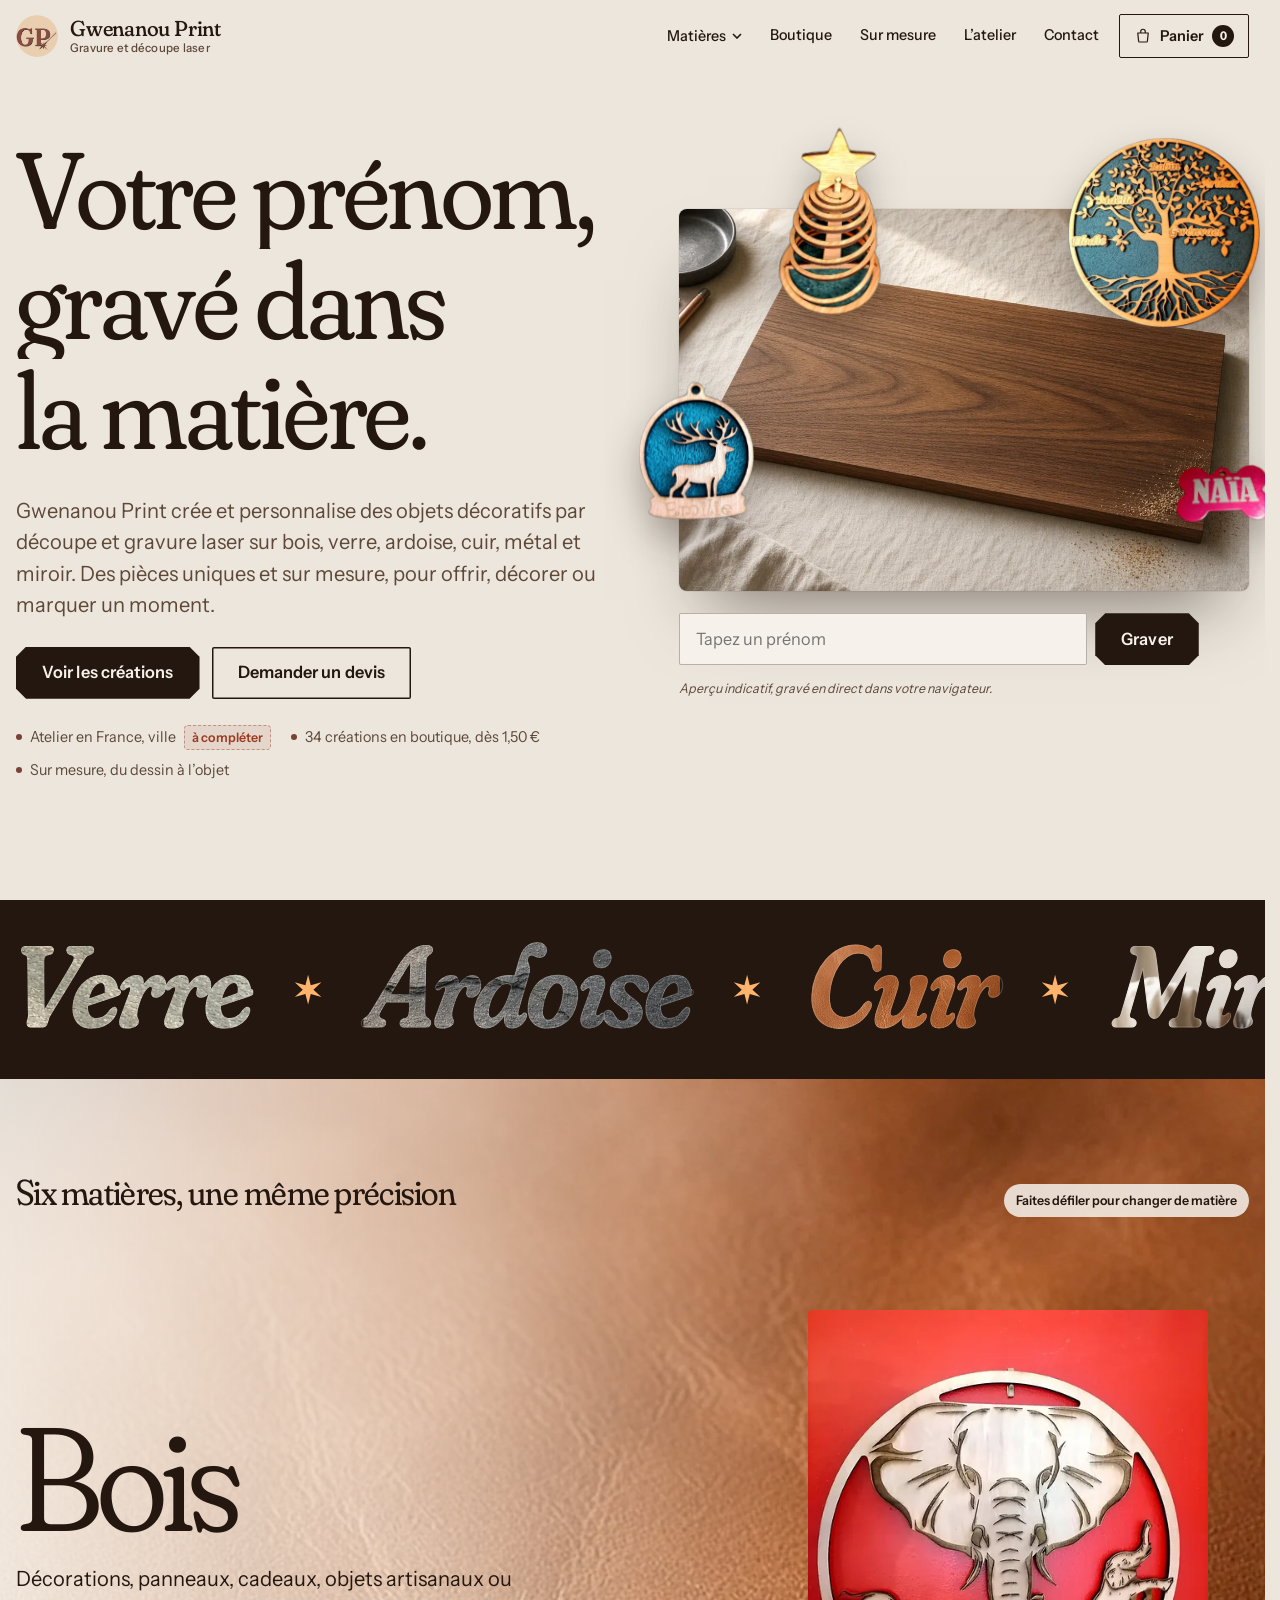
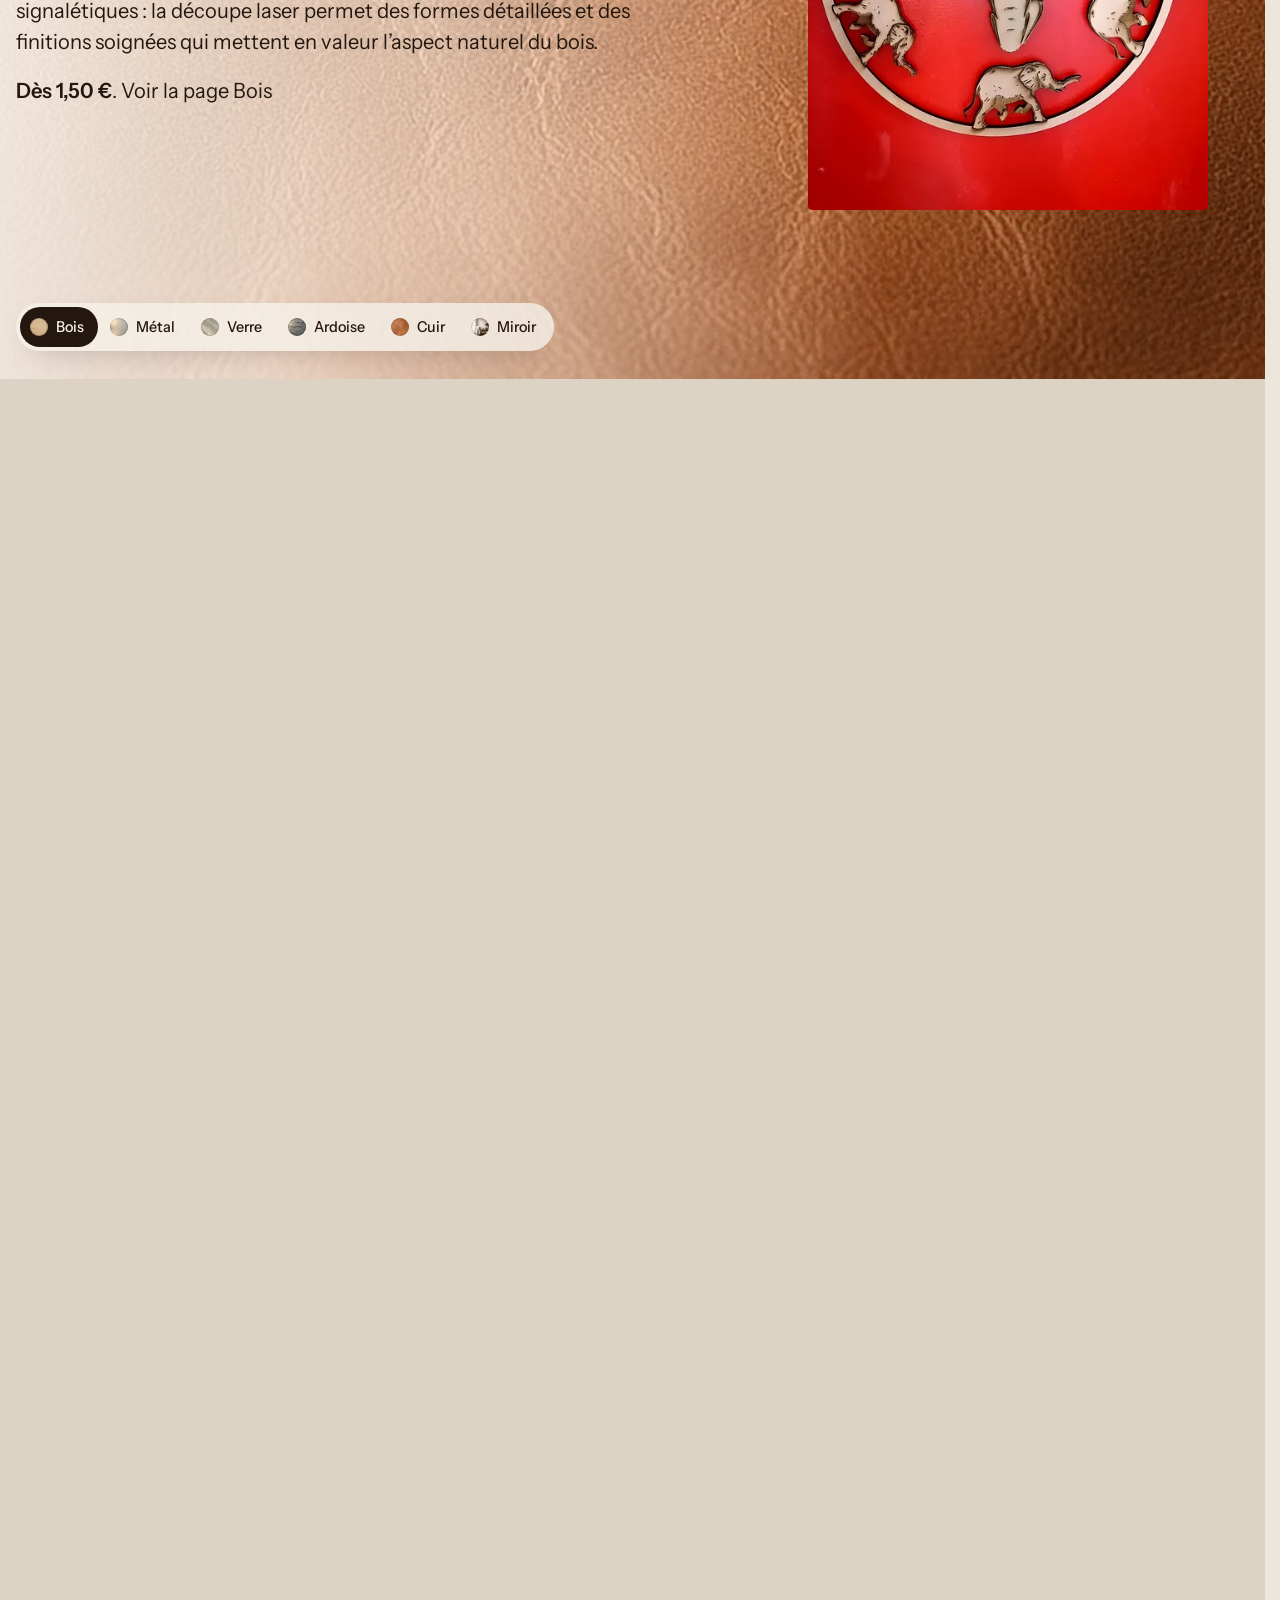
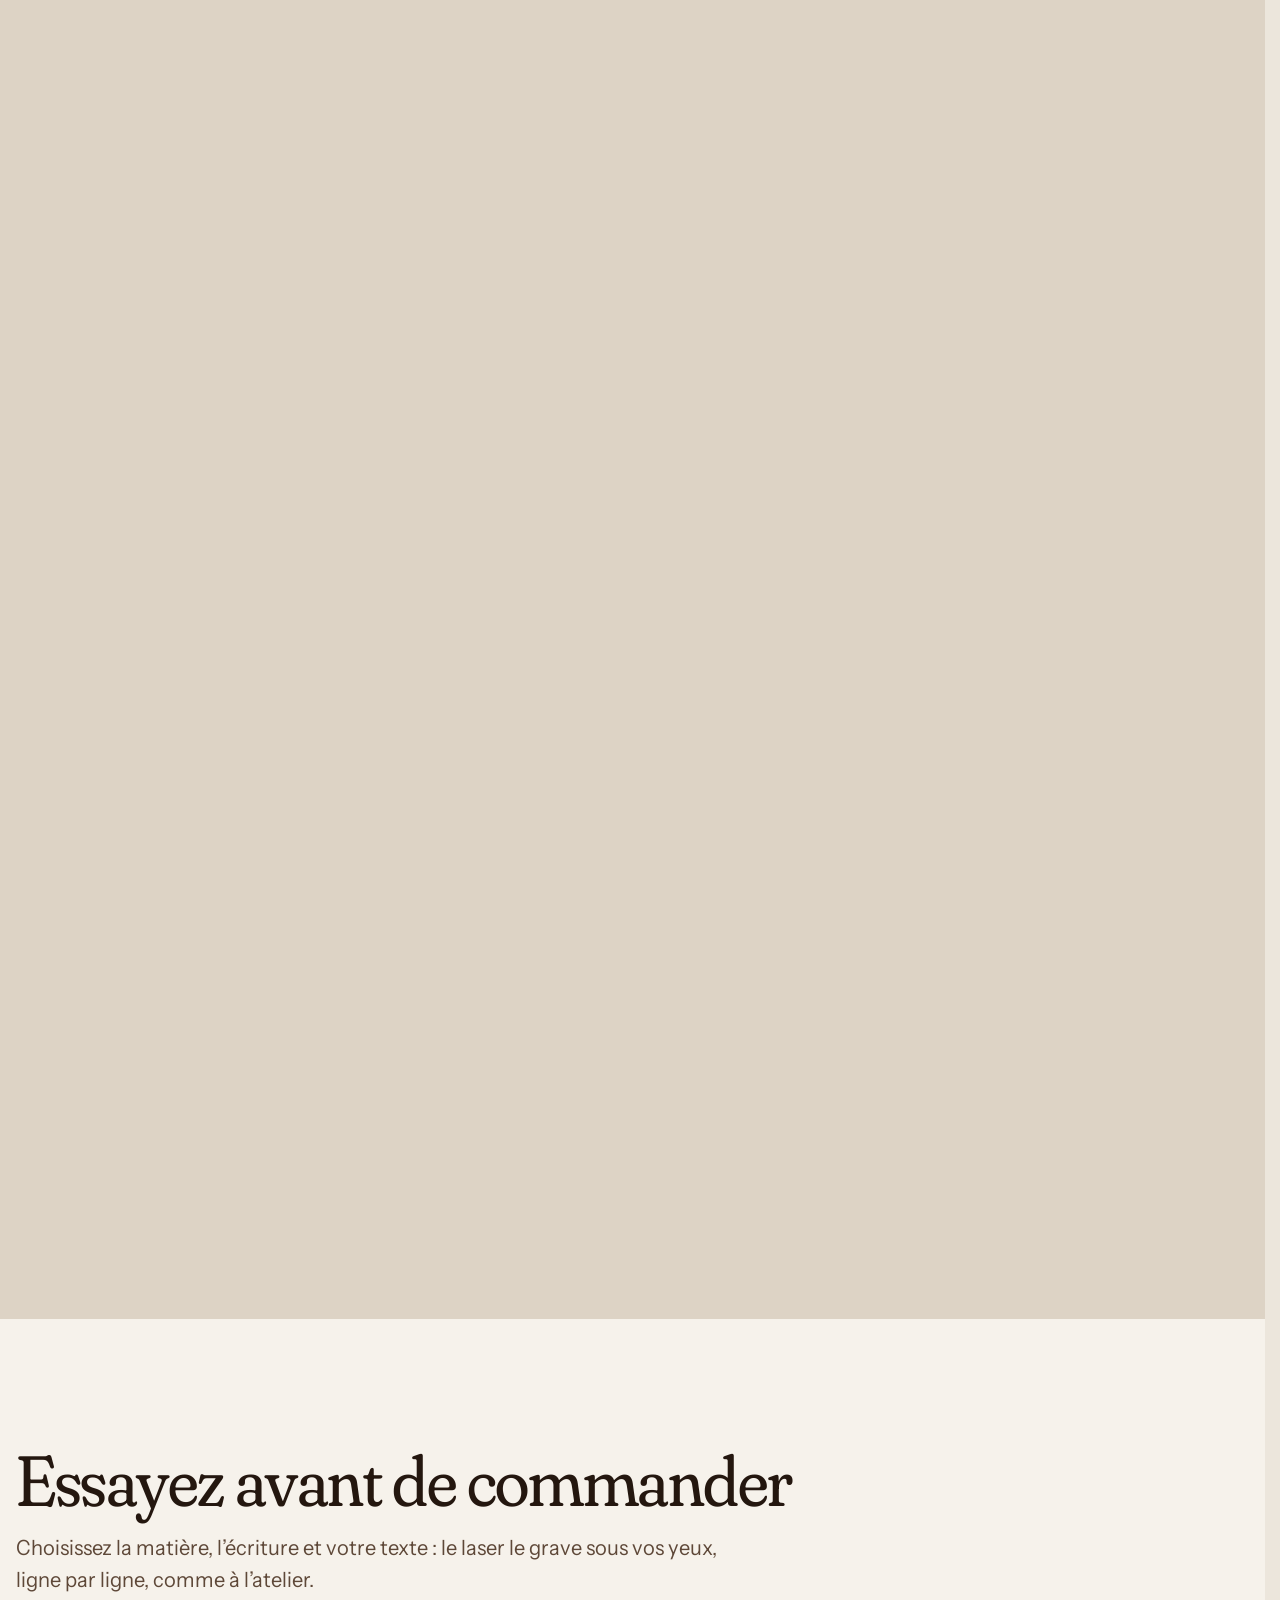
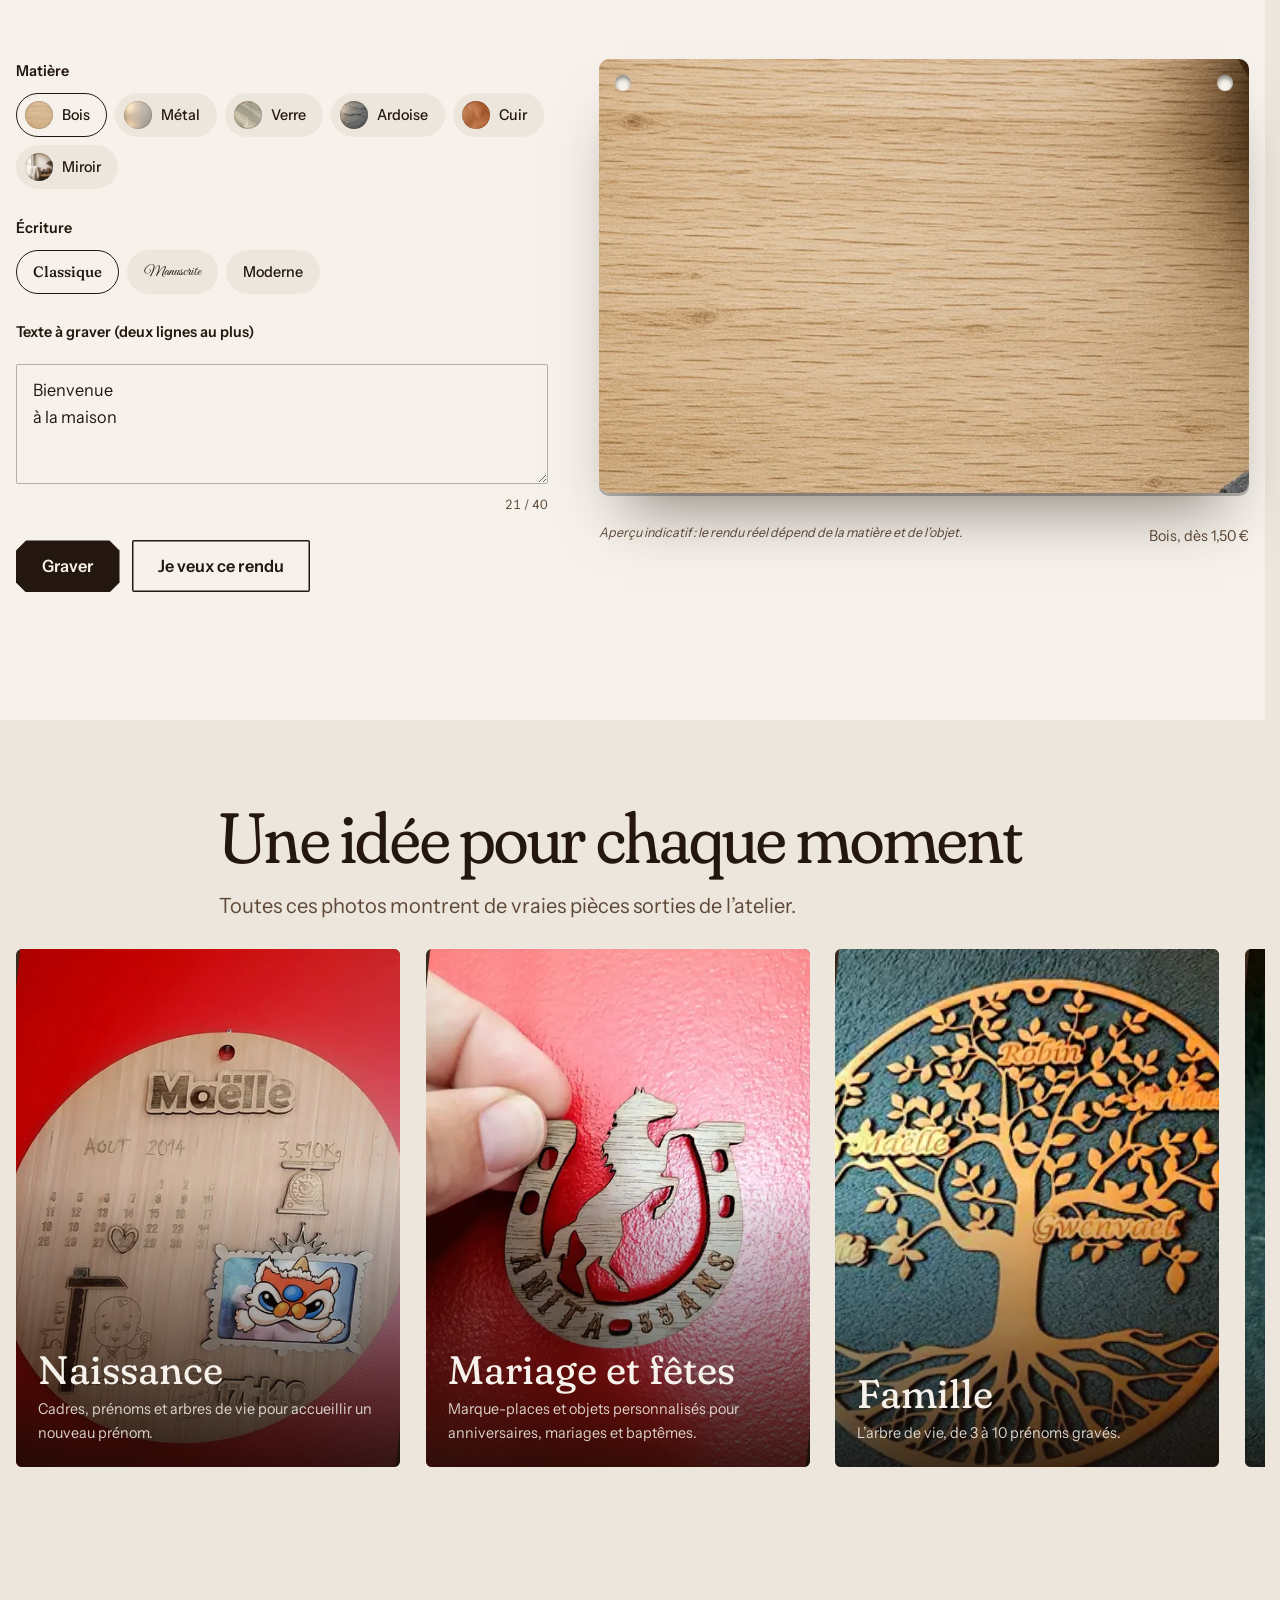
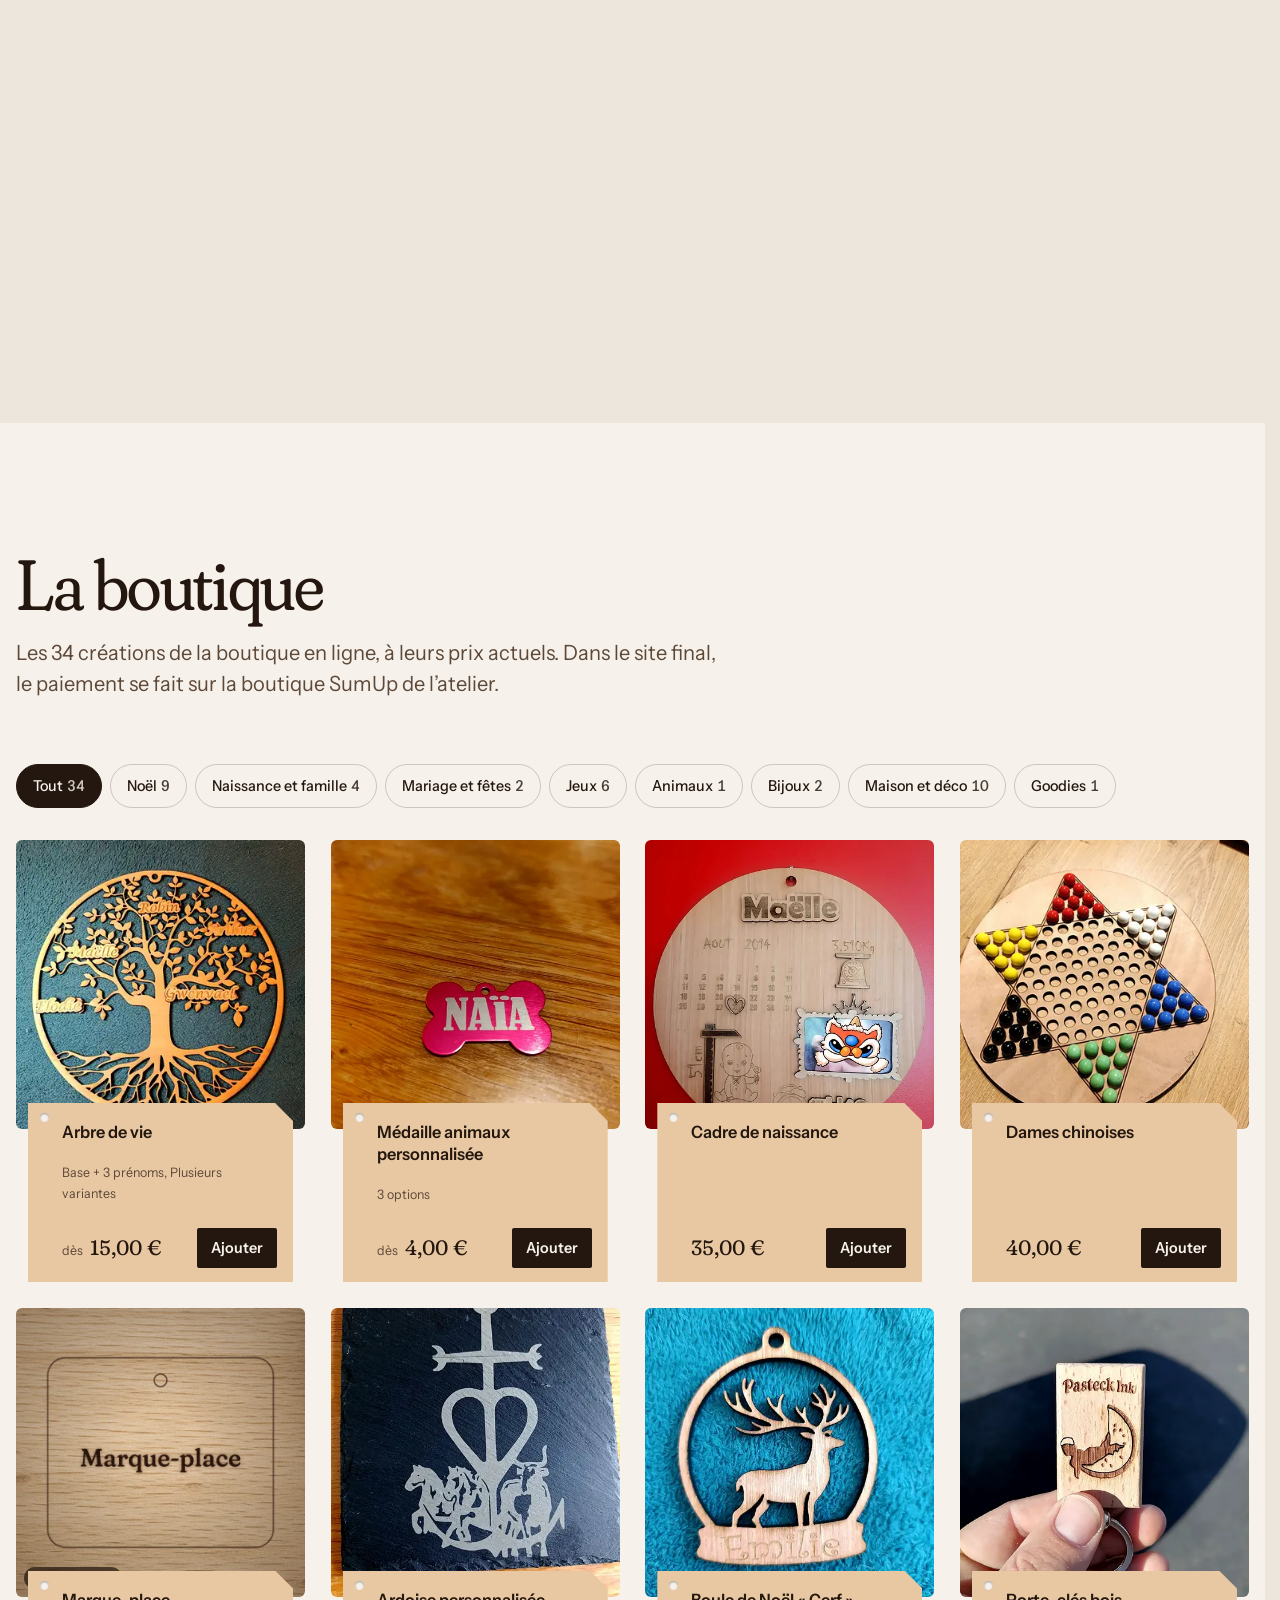
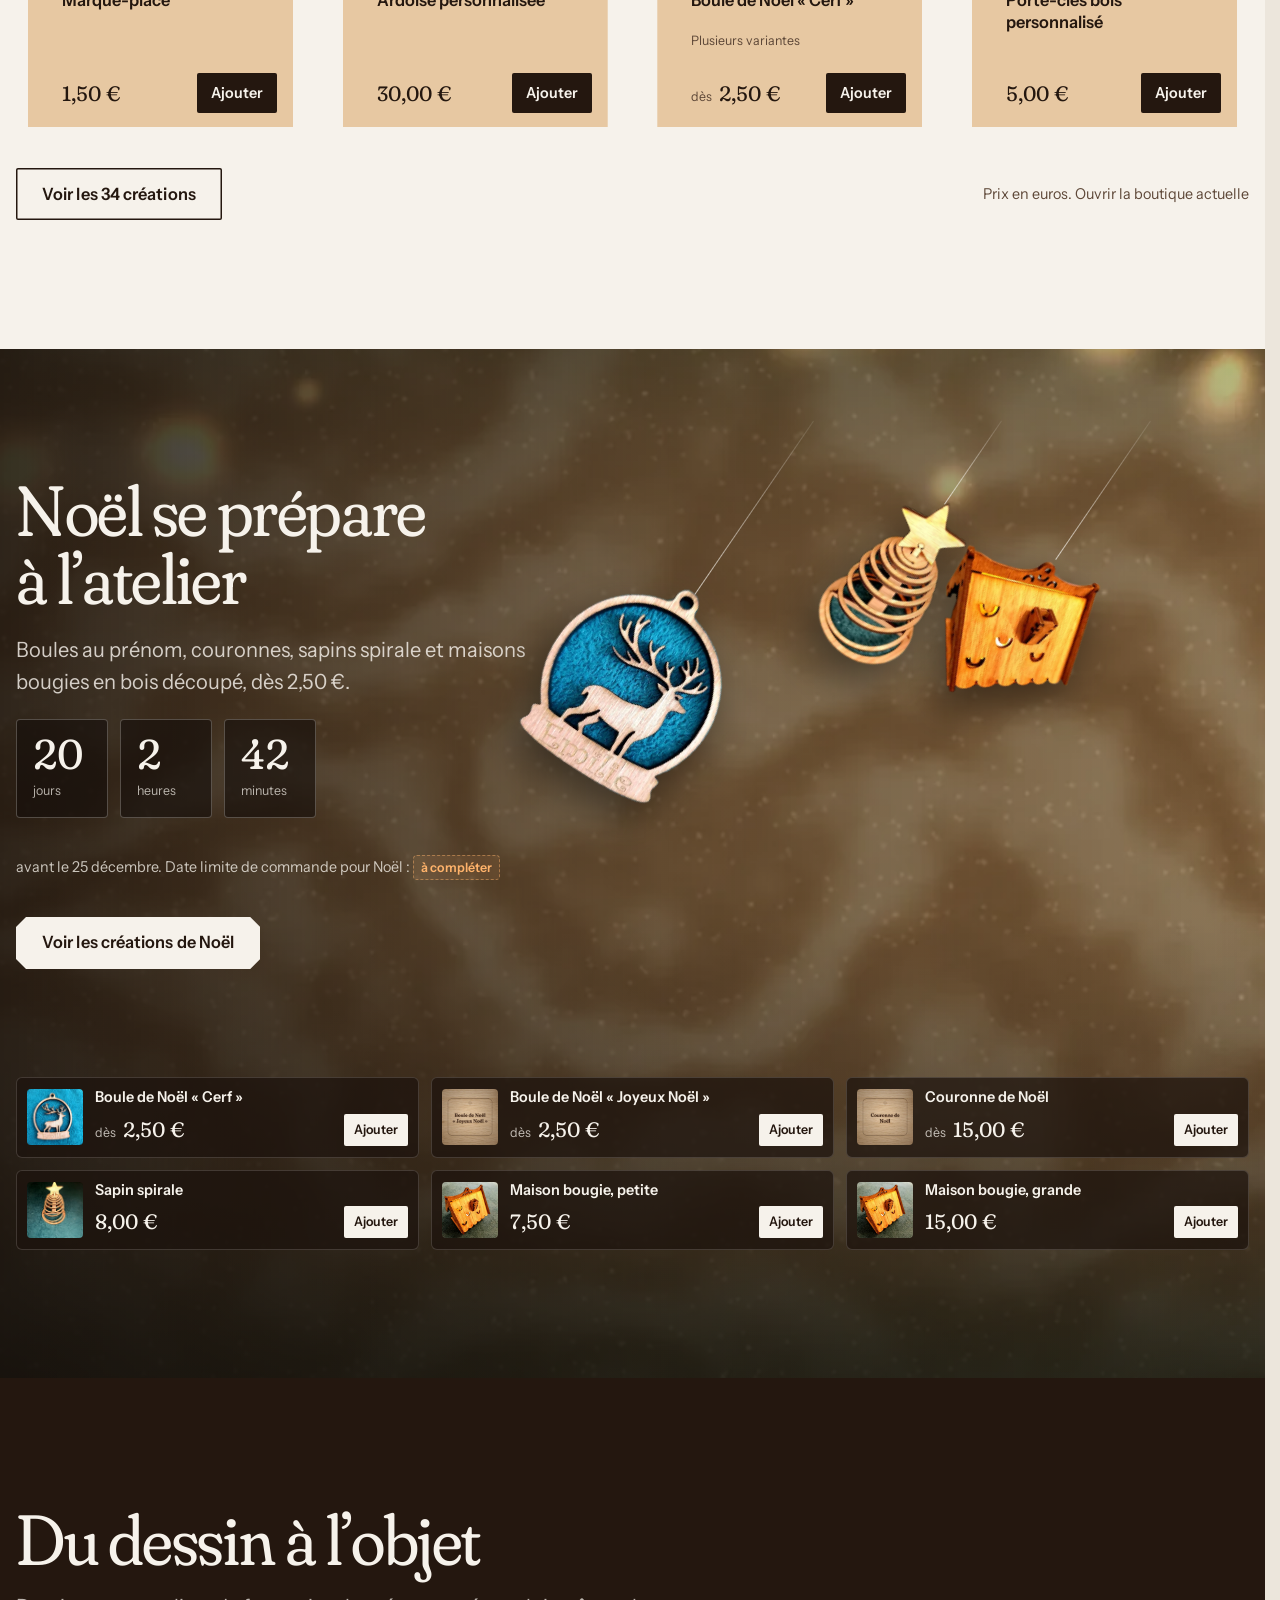
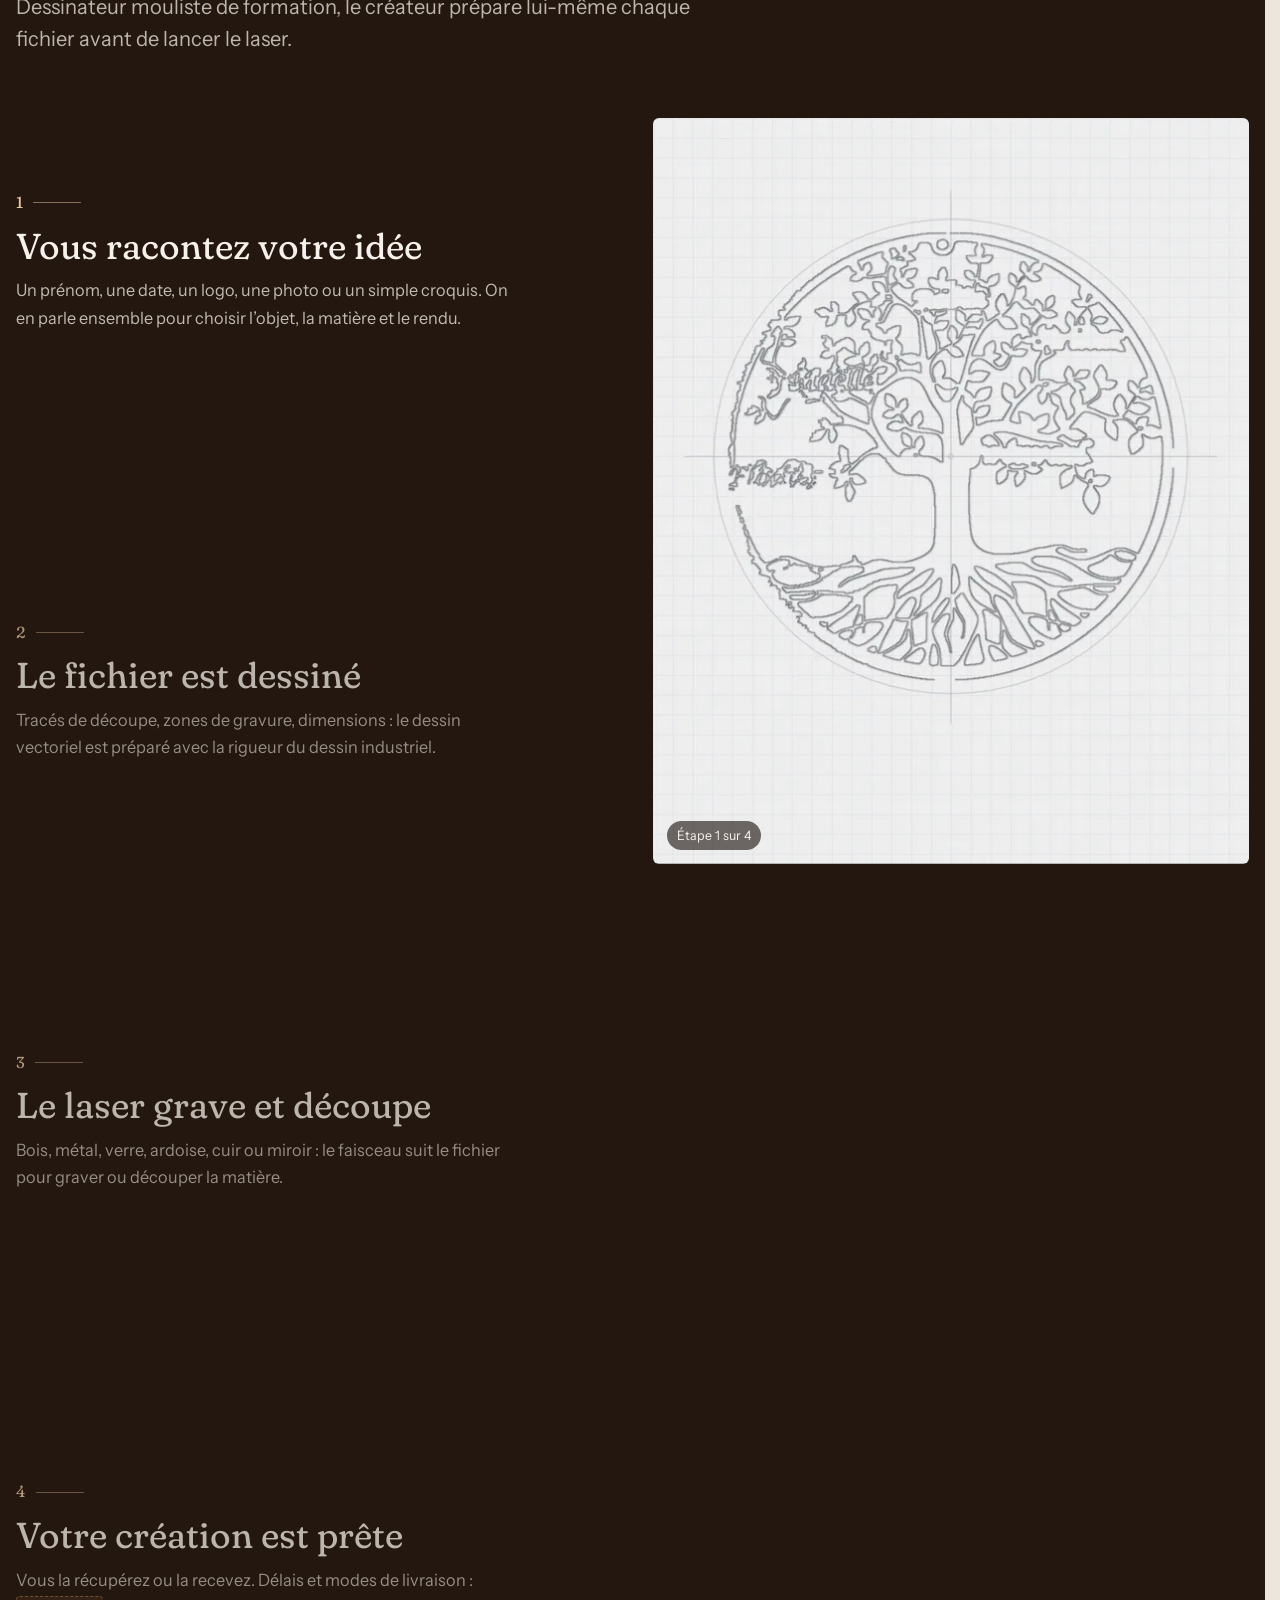
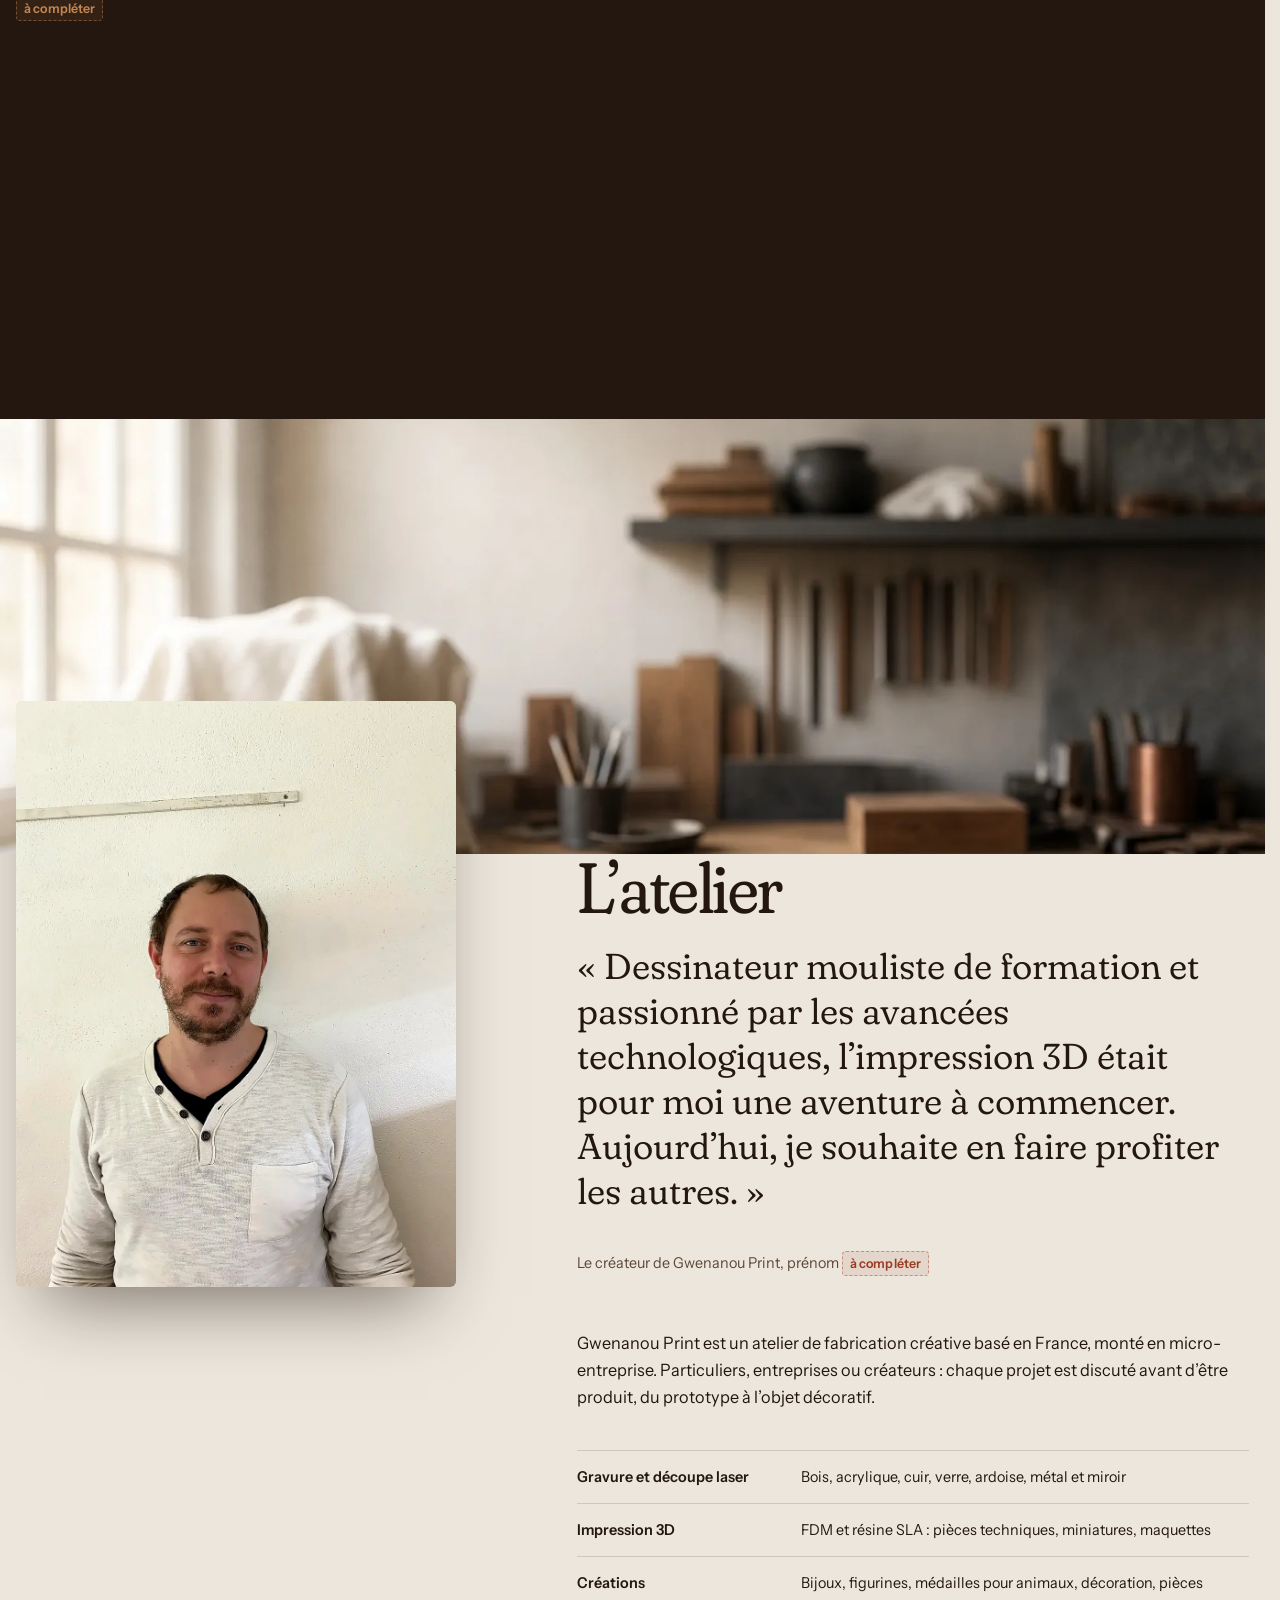
<file: index.html>
<!doctype html>
<html lang="fr">
<head>
<meta charset="utf-8">
<meta name="viewport" content="width=device-width, initial-scale=1, viewport-fit=cover">
<title>Gwenanou Print, gravure et découpe laser</title>
<meta name="claude:viewport-fit-sides" content="cover">
<meta name="description" content="Objets décoratifs, bijoux et cadeaux personnalisés gravés et découpés au laser sur bois, verre, ardoise, cuir, métal et miroir.">
<meta name="robots" content="noindex, nofollow">
<meta name="theme-color" content="#ECE6DC">
<meta name="format-detection" content="telephone=no">
<meta property="og:type" content="website">
<meta property="og:locale" content="fr_FR">
<meta property="og:site_name" content="Gwenanou Print">
<meta property="og:title" content="Gwenanou Print, gravure et découpe laser">
<meta property="og:description" content="Objets décoratifs, bijoux et cadeaux personnalisés gravés et découpés au laser sur bois, verre, ardoise, cuir, métal et miroir.">
<meta property="og:image" content="https://gwenanou-print-maquette.vercel.app/assets/img/partage-gwenanou.jpg">
<meta property="og:image:width" content="1200">
<meta property="og:image:height" content="630">
<meta property="og:url" content="https://gwenanou-print-maquette.vercel.app/">
<meta name="twitter:card" content="summary_large_image">
<link rel="icon" type="image/png" sizes="160x160" href="assets/img/marque/logo-160.png">
<link rel="apple-touch-icon" href="assets/img/marque/apple-touch-icon.png">
<link rel="preload" href="assets/fonts/fraunces.woff2" as="font" type="font/woff2" crossorigin>
<link rel="preload" href="assets/fonts/instrument-sans.woff2" as="font" type="font/woff2" crossorigin>
<link rel="preload" as="image" href="assets/img/grok/hero-planche-noyer-1600.webp" imagesrcset="assets/img/grok/hero-planche-noyer-960.webp 960w, assets/img/grok/hero-planche-noyer-1600.webp 1600w" imagesizes="(min-width: 980px) 48vw, 92vw" fetchpriority="high">
<link rel="stylesheet" href="assets/css/site.css?v=20261028-2">
<script>(function(){var d=document.documentElement;try{var c=localStorage.getItem("gw-calme"),r=matchMedia("(prefers-reduced-motion: reduce)").matches;if(sessionStorage.getItem("gw-ouverture")!=="1"&&!location.hash&&c!=="true"&&!(c===null&&r))d.classList.add("avec-ouverture")}catch(e){}setTimeout(function(){d.classList.remove("avec-ouverture")},5000)})();</script>
<script type="application/ld+json">{"@context": "https://schema.org", "@type": "Organization", "name": "Gwenanou Print", "description": "Création et personnalisation d’objets décoratifs par découpe et gravure laser sur bois, verre, ardoise, cuir, métal et miroir.", "email": "gwenanou.print@gmail.com", "telephone": "+33 6 14 61 38 36", "sameAs": ["https://instagram.com/gwenanou_print", "https://www.facebook.com/profile.php?id=100088041895204", "https://www.linkedin.com/company/gwenanou-print/", "https://gwenanou-print.sumupstore.com"]}</script>
</head>
<body class="page-accueil">
<div class="ouverture" id="ouverture" aria-hidden="true">
  <div class="ouverture__img"></div>
  <div class="ouverture__ombre"></div>
  <button class="ouverture__passer" type="button">Passer</button>
  <p class="ouverture__note">Gravure et découpe laser</p>
</div>

<a class="passer" href="#contenu">Aller au contenu</a>
<div class="transition-page" aria-hidden="true" style="background-image:url(assets/img/grok/texture-bois-1600.webp)"></div>
<header class="entete">
  <div class="cadre entete__in">
    <a class="marque" href="./">
      <img src="assets/img/marque/logo-160.webp" width="42" height="42" alt="">
      <span>Gwenanou Print<small>Gravure et découpe laser</small></span>
    </a>
    <nav class="nav" aria-label="Navigation principale">
      <div class="nav-matieres" data-ouvert="false">
        <button type="button" aria-expanded="false" aria-controls="menu-matieres">Matières <svg viewBox="0 0 10 6" aria-hidden="true"><path d="M1 1l4 4 4-4" fill="none" stroke="currentColor" stroke-width="1.6"/></svg></button>
        <div class="menu-matieres" id="menu-matieres">
          <a href="bois"><i style="background-image:url(assets/img/grok/texture-bois-200.webp)"></i><b>Bois</b><em>Page dédiée</em></a>
          <a href="#matiere-metal" data-matiere="metal"><i style="background-image:url(assets/img/grok/texture-metal-200.webp)"></i><b>Métal</b><em>Médailles, plaques</em></a>
          <a href="#matiere-verre" data-matiere="verre"><i style="background-image:url(assets/img/grok/texture-verre-200.webp)"></i><b>Verre</b><em>Verres, flûtes</em></a>
          <a href="#matiere-ardoise" data-matiere="ardoise"><i style="background-image:url(assets/img/grok/texture-ardoise-200.webp)"></i><b>Ardoise</b><em>Plaques, dessous de verre</em></a>
          <a href="#matiere-cuir" data-matiere="cuir"><i style="background-image:url(assets/img/grok/texture-cuir-200.webp)"></i><b>Cuir</b><em>Étuis, sous-verres</em></a>
          <a href="#matiere-miroir" data-matiere="miroir"><i style="background-image:url(assets/img/grok/texture-miroir-200.webp)"></i><b>Miroir</b><em>Gravure sur miroir</em></a>
        </div>
      </div>
      <a class="lien" href="#boutique">Boutique</a>
      <a class="lien" href="#devis">Sur mesure</a>
      <a class="lien" href="#atelier">L’atelier</a>
      <a class="lien" href="#contact">Contact</a>
    </nav>
    <button class="panier-btn" type="button" aria-haspopup="dialog" aria-controls="panier">
      <svg viewBox="0 0 24 24" aria-hidden="true"><path d="M5 8h14l-1.2 11.2a1 1 0 0 1-1 .8H7.2a1 1 0 0 1-1-.8L5 8Z M9 8V6a3 3 0 0 1 6 0v2" fill="none" stroke="currentColor" stroke-width="1.6" stroke-linejoin="round"/></svg>
      <span>Panier</span><b aria-label="articles">0</b>
    </button>
    <button class="burger" type="button" aria-expanded="false" aria-controls="menu-mobile" aria-label="Ouvrir le menu"><span></span></button>
  </div>
</header>
<div class="menu-mobile" id="menu-mobile" data-lenis-prevent>
  <a href="#matieres">Matières</a>
  <div class="menu-mobile__matieres">
    <a href="bois">Bois</a><a href="#matiere-metal" data-matiere="metal">Métal</a><a href="#matiere-verre" data-matiere="verre">Verre</a><a href="#matiere-ardoise" data-matiere="ardoise">Ardoise</a><a href="#matiere-cuir" data-matiere="cuir">Cuir</a><a href="#matiere-miroir" data-matiere="miroir">Miroir</a>
  </div>
  <a href="#boutique">Boutique</a>
  <a href="#devis">Sur mesure</a>
  <a href="#atelier">L’atelier</a>
  <a href="#contact">Contact</a>
  <button class="mode-calme" type="button" aria-pressed="false" aria-label="Animations réduites"><i aria-hidden="true"></i><span>Animations réduites</span></button>
  <p class="menu-mobile__contact">gwenanou.print@gmail.com<br>06 14 61 38 36</p>
</div>


<main id="contenu">

<section class="heros" aria-labelledby="titre-heros">
  <div class="cadre heros__grille">
    <div class="heros__texte">
      <h1 class="titre" id="titre-heros"><span class="ligne"><span>Votre prénom,</span></span><span class="ligne"><span>gravé dans</span></span><span class="ligne"><span>la matière.</span></span></h1>
      <p class="chapeau">Gwenanou Print crée et personnalise des objets décoratifs par découpe et gravure laser sur bois, verre, ardoise, cuir, métal et miroir. Des pièces uniques et sur mesure, pour offrir, décorer ou marquer un moment.</p>
      <div class="heros__actions">
        <a class="btn" href="#boutique">Voir les créations</a>
        <a class="btn btn--ligne" href="#devis">Demander un devis</a>
      </div>
      <ul class="heros__preuves">
        <li>Atelier en France, ville <span class="a-completer">à compléter</span></li>
        <li>34 créations en boutique, dès 1,50 €</li>
        <li>Sur mesure, du dessin à l’objet</li>
      </ul>
    </div>
    <div class="etabli">
      <div class="planche-photo" id="planche-heros">
        <img src="assets/img/grok/hero-planche-noyer-1600.webp" srcset="assets/img/grok/hero-planche-noyer-960.webp 960w, assets/img/grok/hero-planche-noyer-1600.webp 1600w" sizes="(min-width: 980px) 48vw, 92vw" width="1168" height="784" fetchpriority="high" alt="Planche de noyer posée sur une toile de lin, prête à être gravée">
        <div class="planche__lumiere"></div>
      </div>
      <form class="essai" id="essai" autocomplete="off">
        <label for="essai-prenom">Prénom ou mot à graver sur la planche</label>
        <input class="champ" id="essai-prenom" name="prenom" maxlength="16" placeholder="Tapez un prénom">
        <button class="btn" type="submit">Graver</button>
      </form>
      <p class="illustratif">Aperçu indicatif, gravé en direct dans votre navigateur.</p>
      <div class="flottant f1" data-prof="1.2"><img src="assets/img/detoure/arbre-de-vie-400.webp" srcset="assets/img/detoure/arbre-de-vie-400.webp 400w, assets/img/detoure/arbre-de-vie-800.webp 800w" sizes="210px" alt="Arbre de vie en bois avec prénoms" width="400" height="396"></div>
      <div class="flottant f2" data-prof="-.8"><img src="assets/img/detoure/boule-noel-cerf-400.webp" alt="Boule de Noël en bois au motif de cerf" width="400" height="479"></div>
      <div class="flottant f3" data-prof="1.6"><img src="assets/img/detoure/medaille-naia-400.webp" alt="Médaille pour chien gravée" width="400" height="232"></div>
      <div class="flottant f4" data-prof="-1.3"><img src="assets/img/detoure/sapin-spirale-400.webp" alt="Sapin spirale en bois" width="218" height="400"></div>
    </div>
  </div>
</section>

<section class="bandeau" aria-label="Les six matières travaillées">
  <div class="bandeau__piste" aria-hidden="true">
    <div class="bandeau__lot"><span class="bandeau__mot" style="background-image:url(assets/img/grok/texture-bois-800.webp)">Bois</span><svg class="bandeau__sep" viewBox="0 0 40 40" aria-hidden="true"><path d="M20 2l3.2 12.6L36 11l-9.6 9 9.6 9-12.8-3.6L20 38l-3.2-12.6L4 29l9.6-9L4 11l12.8 3.6z" fill="currentColor"/></svg><span class="bandeau__mot" style="background-image:url(assets/img/grok/texture-metal-800.webp)">Métal</span><svg class="bandeau__sep" viewBox="0 0 40 40" aria-hidden="true"><path d="M20 2l3.2 12.6L36 11l-9.6 9 9.6 9-12.8-3.6L20 38l-3.2-12.6L4 29l9.6-9L4 11l12.8 3.6z" fill="currentColor"/></svg><span class="bandeau__mot" style="background-image:url(assets/img/grok/texture-verre-800.webp)">Verre</span><svg class="bandeau__sep" viewBox="0 0 40 40" aria-hidden="true"><path d="M20 2l3.2 12.6L36 11l-9.6 9 9.6 9-12.8-3.6L20 38l-3.2-12.6L4 29l9.6-9L4 11l12.8 3.6z" fill="currentColor"/></svg><span class="bandeau__mot" style="background-image:url(assets/img/grok/texture-ardoise-800.webp)">Ardoise</span><svg class="bandeau__sep" viewBox="0 0 40 40" aria-hidden="true"><path d="M20 2l3.2 12.6L36 11l-9.6 9 9.6 9-12.8-3.6L20 38l-3.2-12.6L4 29l9.6-9L4 11l12.8 3.6z" fill="currentColor"/></svg><span class="bandeau__mot" style="background-image:url(assets/img/grok/texture-cuir-800.webp)">Cuir</span><svg class="bandeau__sep" viewBox="0 0 40 40" aria-hidden="true"><path d="M20 2l3.2 12.6L36 11l-9.6 9 9.6 9-12.8-3.6L20 38l-3.2-12.6L4 29l9.6-9L4 11l12.8 3.6z" fill="currentColor"/></svg><span class="bandeau__mot" style="background-image:url(assets/img/grok/texture-miroir-800.webp)">Miroir</span><svg class="bandeau__sep" viewBox="0 0 40 40" aria-hidden="true"><path d="M20 2l3.2 12.6L36 11l-9.6 9 9.6 9-12.8-3.6L20 38l-3.2-12.6L4 29l9.6-9L4 11l12.8 3.6z" fill="currentColor"/></svg></div>
    <div class="bandeau__lot"><span class="bandeau__mot" style="background-image:url(assets/img/grok/texture-bois-800.webp)">Bois</span><svg class="bandeau__sep" viewBox="0 0 40 40" aria-hidden="true"><path d="M20 2l3.2 12.6L36 11l-9.6 9 9.6 9-12.8-3.6L20 38l-3.2-12.6L4 29l9.6-9L4 11l12.8 3.6z" fill="currentColor"/></svg><span class="bandeau__mot" style="background-image:url(assets/img/grok/texture-metal-800.webp)">Métal</span><svg class="bandeau__sep" viewBox="0 0 40 40" aria-hidden="true"><path d="M20 2l3.2 12.6L36 11l-9.6 9 9.6 9-12.8-3.6L20 38l-3.2-12.6L4 29l9.6-9L4 11l12.8 3.6z" fill="currentColor"/></svg><span class="bandeau__mot" style="background-image:url(assets/img/grok/texture-verre-800.webp)">Verre</span><svg class="bandeau__sep" viewBox="0 0 40 40" aria-hidden="true"><path d="M20 2l3.2 12.6L36 11l-9.6 9 9.6 9-12.8-3.6L20 38l-3.2-12.6L4 29l9.6-9L4 11l12.8 3.6z" fill="currentColor"/></svg><span class="bandeau__mot" style="background-image:url(assets/img/grok/texture-ardoise-800.webp)">Ardoise</span><svg class="bandeau__sep" viewBox="0 0 40 40" aria-hidden="true"><path d="M20 2l3.2 12.6L36 11l-9.6 9 9.6 9-12.8-3.6L20 38l-3.2-12.6L4 29l9.6-9L4 11l12.8 3.6z" fill="currentColor"/></svg><span class="bandeau__mot" style="background-image:url(assets/img/grok/texture-cuir-800.webp)">Cuir</span><svg class="bandeau__sep" viewBox="0 0 40 40" aria-hidden="true"><path d="M20 2l3.2 12.6L36 11l-9.6 9 9.6 9-12.8-3.6L20 38l-3.2-12.6L4 29l9.6-9L4 11l12.8 3.6z" fill="currentColor"/></svg><span class="bandeau__mot" style="background-image:url(assets/img/grok/texture-miroir-800.webp)">Miroir</span><svg class="bandeau__sep" viewBox="0 0 40 40" aria-hidden="true"><path d="M20 2l3.2 12.6L36 11l-9.6 9 9.6 9-12.8-3.6L20 38l-3.2-12.6L4 29l9.6-9L4 11l12.8 3.6z" fill="currentColor"/></svg></div>
  </div>
  <p class="sr">Bois, métal, verre, ardoise, cuir et miroir.</p>
</section>

<section class="matieres" id="matieres" aria-labelledby="titre-matieres">
  <div class="matieres__scene">
    <div class="matieres__fond" aria-hidden="true"><div class="repli" data-i="0" data-bg="assets/img/grok/texture-bois-1600.webp"></div><div class="repli" data-i="1" data-bg="assets/img/grok/texture-metal-1600.webp"></div><div class="repli" data-i="2" data-bg="assets/img/grok/texture-verre-1600.webp"></div><div class="repli" data-i="3" data-bg="assets/img/grok/texture-ardoise-1600.webp"></div><div class="repli" data-i="4" data-bg="assets/img/grok/texture-cuir-1600.webp"></div><div class="repli" data-i="5" data-bg="assets/img/grok/texture-miroir-1600.webp"></div><canvas aria-hidden="true"></canvas></div>
    <div class="matieres__voile matieres__voile--clair"></div>
    <div class="matieres__voile matieres__voile--sombre"></div>
    <div class="cadre matieres__contenu">
      <div class="matieres__entete">
        <h2 class="titre" id="titre-matieres">Six matières, une même précision</h2>
        <p class="matieres__aide" id="matieres-aide">Choisissez une matière</p>
      </div>
      <div class="matieres__corps">
        <div class="matieres__texte"><article class="matiere-txt est-active" id="matiere-bois" data-i="0"><h3>Bois</h3><p>Décorations, panneaux, cadeaux, objets artisanaux ou signalétiques : la découpe laser permet des formes détaillées et des finitions soignées qui mettent en valeur l’aspect naturel du bois.</p><p><span class="prix-des">Dès 1,50 €</span>. <a class="lien" href="bois">Voir la page Bois</a></p></article><article class="matiere-txt" id="matiere-metal" data-i="1" aria-hidden="true"><h3>Métal</h3><p>Porte-clés, médailles pour chien, plaques de boîte aux lettres ou objets professionnels : une gravure précise, élégante et résistante dans le temps.</p><p><span class="prix-des">Dès 4,00 €</span>. <a class="lien" href="#devis" data-devis-matiere="metal">Demander un devis métal</a></p></article><article class="matiere-txt" id="matiere-verre" data-i="2" aria-hidden="true"><h3>Verre</h3><p>Verres, bouteilles, vases et carafes gravés d’un prénom, d’un logo, d’une date ou d’un message, avec une finition fine et raffinée.</p><p><span class="prix-des">Sur devis</span>. <a class="lien" href="#devis" data-devis-matiere="verre">Demander un devis verre</a></p></article><article class="matiere-txt" id="matiere-ardoise" data-i="3" data-sombre aria-hidden="true"><h3>Ardoise</h3><p>Dessous de verre, plaques décoratives, panneaux ou cadeaux : la gravure révèle un contraste élégant sur un rendu naturel et authentique.</p><p><span class="prix-des">Dès 30,00 €</span>. <a class="lien" href="#devis" data-devis-matiere="ardoise">Demander un devis ardoise</a></p></article><article class="matiere-txt" id="matiere-cuir" data-i="4" data-sombre aria-hidden="true"><h3>Cuir</h3><p>Portefeuilles, porte-clés, bracelets, étiquettes : un texte, un logo ou un motif pour une finition haut de gamme et authentique.</p><p><span class="prix-des">Sur devis</span>. <a class="lien" href="#devis" data-devis-matiere="cuir">Demander un devis cuir</a></p></article><article class="matiere-txt" id="matiere-miroir" data-i="5" aria-hidden="true"><h3>Miroir</h3><p>Prénom, photo, texte ou logo : un miroir gravé sur mesure pour vos cadeaux et vos événements.</p><p><span class="prix-des">Dès 10,00 €</span>. <a class="lien" href="#devis" data-devis-matiere="miroir">Demander un devis miroir</a></p></article></div>
        <div class="matieres__photo"><figure class="plaque-photo" data-i="0"><img src="assets/img/site/deco-murale-elephants-960.webp" srcset="assets/img/site/deco-murale-elephants-480.webp 480w, assets/img/site/deco-murale-elephants-960.webp 960w" sizes="(min-width: 900px) 400px, 70vw" alt="Décoration murale en bois découpée au laser&nbsp;: éléphants" loading="eager"><svg aria-hidden="true"><path/></svg><span class="etincelle"></span></figure><figure class="plaque-photo" data-i="1" style="opacity:0" aria-hidden="true"><img src="assets/img/site/medaille-naia-960.webp" srcset="assets/img/site/medaille-naia-480.webp 480w, assets/img/site/medaille-naia-960.webp 960w" sizes="(min-width: 900px) 400px, 70vw" alt="Médaille pour chien gravée au prénom Naïa" loading="lazy"><svg aria-hidden="true"><path/></svg><span class="etincelle"></span></figure><figure class="plaque-photo" data-i="2" style="opacity:0" aria-hidden="true"><img src="assets/img/site/verre-prenoms-date-960.webp" srcset="assets/img/site/verre-prenoms-date-480.webp 480w, assets/img/site/verre-prenoms-date-960.webp 960w" sizes="(min-width: 900px) 400px, 70vw" alt="Verre gravé de deux prénoms et d’une date" loading="lazy"><svg aria-hidden="true"><path/></svg><span class="etincelle"></span></figure><figure class="plaque-photo" data-i="3" style="opacity:0" aria-hidden="true"><img src="assets/img/site/ardoise-tete-de-mort-fleurie-960.webp" srcset="assets/img/site/ardoise-tete-de-mort-fleurie-480.webp 480w, assets/img/site/ardoise-tete-de-mort-fleurie-960.webp 960w" sizes="(min-width: 900px) 400px, 70vw" alt="Ardoise gravée d’une tête de mort fleurie" loading="lazy"><svg aria-hidden="true"><path/></svg><span class="etincelle"></span></figure><figure class="plaque-photo" data-i="4" style="opacity:0" aria-hidden="true"><img src="assets/img/site/dessous-de-verre-cuir-960.webp" srcset="assets/img/site/dessous-de-verre-cuir-480.webp 480w, assets/img/site/dessous-de-verre-cuir-960.webp 960w" sizes="(min-width: 900px) 400px, 70vw" alt="Dessous de verre en cuir gravé d’une tête de mort mexicaine" loading="lazy"><svg aria-hidden="true"><path/></svg><span class="etincelle"></span></figure><figure class="plaque-photo" data-i="5" style="opacity:0" aria-hidden="true"><img src="assets/img/site/miroir-cheval-960.webp" srcset="assets/img/site/miroir-cheval-480.webp 480w, assets/img/site/miroir-cheval-960.webp 960w" sizes="(min-width: 900px) 400px, 70vw" alt="Miroir gravé d’un cheval au galop" loading="lazy"><svg aria-hidden="true"><path/></svg><span class="etincelle"></span></figure></div>
      </div>
      <div class="matieres__rail" role="group" aria-label="Choisir une matière"><span class="rail__curseur" aria-hidden="true"></span><button type="button" data-i="0" aria-current="true"><i style="background-image:url(assets/img/grok/texture-bois-200.webp)"></i>Bois</button><button type="button" data-i="1" aria-current="false"><i style="background-image:url(assets/img/grok/texture-metal-200.webp)"></i>Métal</button><button type="button" data-i="2" aria-current="false"><i style="background-image:url(assets/img/grok/texture-verre-200.webp)"></i>Verre</button><button type="button" data-i="3" aria-current="false"><i style="background-image:url(assets/img/grok/texture-ardoise-200.webp)"></i>Ardoise</button><button type="button" data-i="4" aria-current="false"><i style="background-image:url(assets/img/grok/texture-cuir-200.webp)"></i>Cuir</button><button type="button" data-i="5" aria-current="false"><i style="background-image:url(assets/img/grok/texture-miroir-200.webp)"></i>Miroir</button></div>
    </div>
  </div>
</section>

<section class="section section--clair" id="simulateur" aria-labelledby="titre-simu">
  <div class="cadre">
    <div class="entete-section">
      <h2 class="titre t-2" id="titre-simu">Essayez avant de commander</h2>
      <p class="chapeau">Choisissez la matière, l’écriture et votre texte : le laser le grave sous vos yeux, ligne par ligne, comme à l’atelier.</p>
    </div>
    <div class="simu">
      <form class="simu__commandes" id="simu-form" autocomplete="off">
        <fieldset class="groupe">
          <legend>Matière</legend>
          <div class="puces"><label class="puce"><input type="radio" name="matiere" value="bois" checked><span><i style="background-image:url(assets/img/grok/texture-bois-200.webp)"></i>Bois</span></label><label class="puce"><input type="radio" name="matiere" value="metal"><span><i style="background-image:url(assets/img/grok/texture-metal-200.webp)"></i>Métal</span></label><label class="puce"><input type="radio" name="matiere" value="verre"><span><i style="background-image:url(assets/img/grok/texture-verre-200.webp)"></i>Verre</span></label><label class="puce"><input type="radio" name="matiere" value="ardoise"><span><i style="background-image:url(assets/img/grok/texture-ardoise-200.webp)"></i>Ardoise</span></label><label class="puce"><input type="radio" name="matiere" value="cuir"><span><i style="background-image:url(assets/img/grok/texture-cuir-200.webp)"></i>Cuir</span></label><label class="puce"><input type="radio" name="matiere" value="miroir"><span><i style="background-image:url(assets/img/grok/texture-miroir-200.webp)"></i>Miroir</span></label></div>
        </fieldset>
        <fieldset class="groupe">
          <legend>Écriture</legend>
          <div class="puces">
            <label class="puce puce--sans"><input type="radio" name="police" value="serif" checked><span class="police-serif">Classique</span></label>
            <label class="puce puce--sans"><input type="radio" name="police" value="cursive"><span class="police-cursive">Manuscrite</span></label>
            <label class="puce puce--sans"><input type="radio" name="police" value="sans"><span>Moderne</span></label>
          </div>
        </fieldset>
        <div class="groupe">
          <label for="simu-texte">Texte à graver (deux lignes au plus)</label>
          <textarea data-lenis-prevent class="champ" id="simu-texte" name="texte" rows="2" maxlength="40">Bienvenue
à la maison</textarea>
          <span class="compteur" id="simu-compteur">23 / 40</span>
        </div>
        <div class="heros__actions">
          <button class="btn" type="submit">Graver</button>
          <a class="btn btn--ligne" href="#devis" id="simu-devis">Je veux ce rendu</a>
        </div>
      </form>
      <div class="simu__objet">
        <div class="plaque" id="plaque">
          <img id="plaque-img" src="assets/img/grok/texture-bois-1600.webp" alt="" width="1600" height="1132">
          <span class="plaque__trou"></span><span class="plaque__trou"></span>
        </div>
        <div class="simu__legende">
          <p class="illustratif">Aperçu indicatif : le rendu réel dépend de la matière et de l’objet.</p>
          <p class="petit" id="simu-info">Bois, dès 1,50 €</p>
        </div>
      </div>
    </div>
  </div>
</section>

<section class="section occasions" id="occasions" aria-labelledby="titre-occasions">
  <div class="cadre entete-section">
    <h2 class="titre t-2" id="titre-occasions">Une idée pour chaque moment</h2>
    <p class="chapeau">Toutes ces photos montrent de vraies pièces sorties de l’atelier.</p>
  </div>
  <div class="occasions__piste"><a class="occasion" href="#boutique" data-filtre="naissance"><img src="assets/img/site/cadre-de-naissance-960.webp" srcset="assets/img/site/cadre-de-naissance-480.webp 480w, assets/img/site/cadre-de-naissance-960.webp 960w, assets/img/site/cadre-de-naissance-1600.webp 1600w" sizes="(min-width: 900px) 30vw, 78vw" alt="Cadre de naissance en bois gravé" loading="lazy"><div class="occasion__txt"><h3>Naissance</h3><p>Cadres, prénoms et arbres de vie pour accueillir un nouveau prénom.</p></div></a><a class="occasion" href="#boutique" data-filtre="fetes"><img src="assets/img/site/fer-a-cheval-anniversaire-960.webp" srcset="assets/img/site/fer-a-cheval-anniversaire-480.webp 480w, assets/img/site/fer-a-cheval-anniversaire-960.webp 960w, assets/img/site/fer-a-cheval-anniversaire-1600.webp 1600w" sizes="(min-width: 900px) 30vw, 78vw" alt="Fer à cheval en bois gravé pour un anniversaire" loading="lazy"><div class="occasion__txt"><h3>Mariage et fêtes</h3><p>Marque-places et objets personnalisés pour anniversaires, mariages et baptêmes.</p></div></a><a class="occasion" href="#boutique" data-filtre="naissance"><img src="assets/img/site/arbre-de-vie-960.webp" srcset="assets/img/site/arbre-de-vie-480.webp 480w, assets/img/site/arbre-de-vie-960.webp 960w, assets/img/site/arbre-de-vie-1600.webp 1600w" sizes="(min-width: 900px) 30vw, 78vw" alt="Arbre de vie en bois avec prénoms gravés" loading="lazy"><div class="occasion__txt"><h3>Famille</h3><p>L’arbre de vie, de 3 à 10 prénoms gravés.</p></div></a><a class="occasion" href="#boutique" data-filtre="noel"><img src="assets/img/site/sapin-spirale-960.webp" srcset="assets/img/site/sapin-spirale-480.webp 480w, assets/img/site/sapin-spirale-960.webp 960w, assets/img/site/sapin-spirale-1600.webp 1600w" sizes="(min-width: 900px) 30vw, 78vw" alt="Sapin spirale en bois découpé au laser" loading="lazy"><div class="occasion__txt"><h3>Noël</h3><p>Boules, couronnes, sapins et maisons bougies en bois.</p></div></a><a class="occasion" href="#boutique" data-filtre="animaux"><img src="assets/img/site/medaille-arlo-960.webp" srcset="assets/img/site/medaille-arlo-480.webp 480w, assets/img/site/medaille-arlo-960.webp 960w, assets/img/site/medaille-arlo-1600.webp 1600w" sizes="(min-width: 900px) 30vw, 78vw" alt="Médaille pour chien gravée au prénom Arlo" loading="lazy"><div class="occasion__txt"><h3>Animaux</h3><p>Médailles gravées au prénom de votre compagnon, avec ou sans numéro.</p></div></a><a class="occasion" href="#boutique" data-filtre="jeux"><img src="assets/img/site/dame-chinoise-960.webp" srcset="assets/img/site/dame-chinoise-480.webp 480w, assets/img/site/dame-chinoise-960.webp 960w, assets/img/site/dame-chinoise-1600.webp 1600w" sizes="(min-width: 900px) 30vw, 78vw" alt="Plateau de dames chinoises en bois" loading="lazy"><div class="occasion__txt"><h3>Jeux</h3><p>Dames chinoises, jeu de toc, memory et plateaux en bois.</p></div></a><a class="occasion" href="#boutique" data-filtre="goodies"><img src="assets/img/site/porte-cles-gwenanou-960.webp" srcset="assets/img/site/porte-cles-gwenanou-480.webp 480w, assets/img/site/porte-cles-gwenanou-960.webp 960w, assets/img/site/porte-cles-gwenanou-1600.webp 1600w" sizes="(min-width: 900px) 30vw, 78vw" alt="Porte-clés en bois gravé Gwenanou Print" loading="lazy"><div class="occasion__txt"><h3>Goodies</h3><p>Porte-clés et objets à votre nom ou à votre logo.</p></div></a>
    <div class="occasion occasion--fin"><div><p>Une autre idée en tête ?</p><a class="btn btn--clair" href="#devis">Demander un devis</a></div></div>
  </div>
</section>

<section class="section section--clair" id="boutique" aria-labelledby="titre-boutique">
  <div class="cadre">
    <div class="entete-section">
      <h2 class="titre t-2" id="titre-boutique">La boutique</h2>
      <p class="chapeau">Les 34 créations de la boutique en ligne, à leurs prix actuels. Dans le site final, le paiement se fait sur la boutique SumUp de l’atelier.</p>
    </div>
    <div class="filtres" id="filtres" role="group" aria-label="Filtrer par occasion"></div>
    <div class="grille-produits" id="grille"></div>
    <div class="boutique__bas">
      <button class="btn btn--ligne" type="button" id="tout-voir" aria-expanded="false">Voir les 34 créations</button>
      <p class="petit">Prix en euros. <a class="lien" href="https://gwenanou-print.sumupstore.com" target="_blank" rel="noopener">Ouvrir la boutique actuelle</a></p>
    </div>
  </div>
</section>

<section class="noel" id="noel" aria-labelledby="titre-noel">
  <div class="noel__fond provisoire" aria-hidden="true">
    <picture>
      <source media="(max-width: 700px)" srcset="assets/img/grok/noel-table-atelier-mobile-600.webp 600w, assets/img/grok/noel-table-atelier-mobile-1200.webp 1200w" sizes="100vw">
      <img src="assets/img/grok/noel-table-atelier-1600.webp" srcset="assets/img/grok/noel-table-atelier-960.webp 960w, assets/img/grok/noel-table-atelier-1600.webp 1600w" sizes="100vw" alt="" loading="lazy">
    </picture>
  </div>
  <div class="sciure" aria-hidden="true"></div>
  <div class="cadre noel__in">
    <div class="noel__texte">
      <h2 class="titre t-2" id="titre-noel">Noël se prépare à l’atelier</h2>
      <p class="chapeau">Boules au prénom, couronnes, sapins spirale et maisons bougies en bois découpé, dès 2,50 €.</p>
      <div class="decompte" id="decompte">
        <div><b data-u="j">–</b><span>jours</span></div>
        <div><b data-u="h">–</b><span>heures</span></div>
        <div><b data-u="m">–</b><span>minutes</span></div>
      </div>
      <p class="petit" id="decompte-txt">avant le 25 décembre. Date limite de commande pour Noël : <span class="a-completer">à compléter</span></p>
      <div><a class="btn btn--clair" href="#boutique" data-filtre="noel">Voir les créations de Noël</a></div>
    </div>
    <div class="suspensions" id="suspensions" aria-hidden="true">
      <div class="suspension" style="left:12%;width:30%" data-fil="38"><div class="fil"></div><img src="assets/img/detoure/boule-noel-cerf-400.webp" srcset="assets/img/detoure/boule-noel-cerf-400.webp 400w, assets/img/detoure/boule-noel-cerf-800.webp 800w" sizes="200px" alt=""></div>
      <div class="suspension" style="left:50%;width:17%" data-fil="18"><div class="fil"></div><img src="assets/img/detoure/sapin-spirale-400.webp" alt=""></div>
      <div class="suspension" style="left:70%;width:27%" data-fil="30"><div class="fil"></div><img src="assets/img/detoure/maison-bougie-400.webp" srcset="assets/img/detoure/maison-bougie-400.webp 400w, assets/img/detoure/maison-bougie-800.webp 800w" sizes="180px" alt=""></div>
    </div>
    <div class="noel__produits" id="noel-produits"></div>
  </div>
</section>

<section class="section section--sombre" id="methode" aria-labelledby="titre-methode">
  <div class="cadre">
    <div class="entete-section">
      <h2 class="titre t-2" id="titre-methode">Du dessin à l’objet</h2>
      <p class="chapeau">Dessinateur mouliste de formation, le créateur prépare lui-même chaque fichier avant de lancer le laser.</p>
    </div>
    <div class="etapes">
      <ol class="etapes__liste">
        <li class="etape" data-i="0"><span class="etape__n">1</span><h3>Vous racontez votre idée</h3><p>Un prénom, une date, un logo, une photo ou un simple croquis. On en parle ensemble pour choisir l’objet, la matière et le rendu.</p></li>
        <li class="etape" data-i="1"><span class="etape__n">2</span><h3>Le fichier est dessiné</h3><p>Tracés de découpe, zones de gravure, dimensions : le dessin vectoriel est préparé avec la rigueur du dessin industriel.</p></li>
        <li class="etape" data-i="2"><span class="etape__n">3</span><h3>Le laser grave et découpe</h3><p>Bois, métal, verre, ardoise, cuir ou miroir : le faisceau suit le fichier pour graver ou découper la matière.</p></li>
        <li class="etape" data-i="3"><span class="etape__n">4</span><h3>Votre création est prête</h3><p>Vous la récupérez ou la recevez. Délais et modes de livraison : <span class="a-completer">à compléter</span></p></li>
      </ol>
      <div class="etapes__visuels" id="etapes-visuels">
        <div class="visuel-etape" data-i="0"><img src="assets/img/grok/process-croquis-1200.webp" srcset="assets/img/grok/process-croquis-600.webp 600w, assets/img/grok/process-croquis-1200.webp 1200w" sizes="(min-width: 900px) 45vw, 92vw" alt="Croquis au crayon d’un arbre de vie sur papier quadrillé" loading="lazy"></div>
        <div class="visuel-etape" data-i="1">
          <svg class="dessin" viewBox="0 0 400 500" role="img" aria-label="Tracé vectoriel de découpe de l’arbre de vie, avec ses lignes de cote">
            <defs><pattern id="quad" width="20" height="20" patternUnits="userSpaceOnUse"><path d="M20 0H0V20" fill="none" stroke="#C9D3E3" stroke-width=".6"/></pattern></defs>
            <rect width="400" height="500" fill="url(#quad)"/>
            <path class="trace" id="trace-arbre" d=""/>
            <g id="cotes"></g>
            <g class="cartouche"><rect x="40" y="430" width="320" height="40"/><path d="M220 430V470"/><text x="52" y="455">Arbre de vie</text><text x="232" y="455">Découpe laser</text></g>
          </svg>
        </div>
        <div class="visuel-etape" data-i="2"><img src="assets/img/grok/process-faisceau-1200.webp" srcset="assets/img/grok/process-faisceau-600.webp 600w, assets/img/grok/process-faisceau-1200.webp 1200w" sizes="(min-width: 900px) 45vw, 92vw" alt="Faisceau laser traçant une ligne dans une planche de chêne" loading="lazy"><span class="point-laser" style="left:51%;top:76%"></span></div>
        <div class="visuel-etape" data-i="3"><img src="assets/img/site/cadre-de-naissance-960.webp" srcset="assets/img/site/cadre-de-naissance-480.webp 480w, assets/img/site/cadre-de-naissance-960.webp 960w, assets/img/site/cadre-de-naissance-1600.webp 1600w" sizes="(min-width: 900px) 45vw, 92vw" alt="Cadre de naissance en bois gravé" loading="lazy"></div>
        <span class="etapes__legende" id="etapes-legende">Étape 1 sur 4</span>
      </div>
    </div>
  </div>
</section>

<section class="atelier section" id="atelier" aria-labelledby="titre-atelier" style="padding-top:0">
  <div class="atelier__bande" aria-hidden="true"><img src="assets/img/grok/atelier-ambiance-1600.webp" srcset="assets/img/grok/atelier-ambiance-960.webp 960w, assets/img/grok/atelier-ambiance-1600.webp 1600w" sizes="100vw" alt="" loading="lazy"></div>
  <div class="cadre atelier__grille">
    <div class="portrait" id="portrait">
      <svg viewBox="0 0 300 400" role="img" aria-label="Portrait du créateur de Gwenanou Print">
        <defs><mask id="veines" maskUnits="userSpaceOnUse" x="0" y="0" width="300" height="400"><rect width="300" height="400" fill="#000"/><g id="veines-traits" fill="none" stroke="#fff" stroke-linecap="round"></g></mask></defs>
        <image href="assets/img/site/createur-portrait-960.webp" width="300" height="400" preserveAspectRatio="xMidYMid slice" mask="url(#veines)"/>
      </svg>
    </div>
    <div class="atelier__texte">
      <h2 class="titre t-2" id="titre-atelier">L’atelier</h2>
      <blockquote>« Dessinateur mouliste de formation et passionné par les avancées technologiques, l’impression 3D était pour moi une aventure à commencer. Aujourd’hui, je souhaite en faire profiter les autres. »</blockquote>
      <p class="petit">Le créateur de Gwenanou Print, prénom <span class="a-completer">à compléter</span></p>
      <p>Gwenanou Print est un atelier de fabrication créative basé en France, monté en micro-entreprise. Particuliers, entreprises ou créateurs : chaque projet est discuté avant d’être produit, du prototype à l’objet décoratif.</p>
      <ul class="savoirs">
        <li><b>Gravure et découpe laser</b><span>Bois, acrylique, cuir, verre, ardoise, métal et miroir</span></li>
        <li><b>Impression 3D</b><span>FDM et résine SLA : pièces techniques, miniatures, maquettes</span></li>
        <li><b>Créations</b><span>Bijoux, figurines, médailles pour animaux, décoration, pièces détachées</span></li>
        <li><b>Sur mesure</b><span>Accompagnement de la conception à la production</span></li>
      </ul>
    </div>
  </div>
</section>

<section class="section section--clair" id="devis" aria-labelledby="titre-devis">
  <div class="cadre">
    <div class="entete-section">
      <h2 class="titre t-2" id="titre-devis">Un projet sur mesure ?</h2>
      <p class="chapeau">Décrivez votre idée en cinq étapes, avec un fichier si vous en avez un. Délai de réponse : <span class="a-completer">à compléter</span></p>
    </div>
    <div class="devis">
      <div class="devis__visuel"><img src="assets/img/grok/devis-matieres-1200.webp" srcset="assets/img/grok/devis-matieres-600.webp 600w, assets/img/grok/devis-matieres-1200.webp 1200w" sizes="(min-width: 980px) 36vw, 92vw" alt="Échantillons de bois, métal, verre, ardoise, cuir et miroir" loading="lazy"></div>
      <form class="formulaire" id="form-devis" novalidate>
        <div class="progression" aria-hidden="true"><span></span></div>
        <fieldset class="etape-form" data-etape="0">
          <legend><span class="compte">Étape 1 sur 5</span>Pour qui est-ce ?</legend>
          <div class="groupe"><span class="petit" id="lbl-profil">Vous êtes</span>
            <div class="puces" role="radiogroup" aria-labelledby="lbl-profil">
              <label class="puce puce--sans"><input type="radio" name="profil" value="Particulier" checked><span>Particulier</span></label>
              <label class="puce puce--sans"><input type="radio" name="profil" value="Entreprise"><span>Entreprise</span></label>
              <label class="puce puce--sans"><input type="radio" name="profil" value="Association"><span>Association</span></label>
            </div>
          </div>
          <div class="champ-bloc"><label for="d-occasion">Occasion</label>
            <select class="champ" id="d-occasion" name="occasion">
              <option>Cadeau</option><option>Naissance</option><option>Mariage</option><option>Anniversaire</option><option>Baptême</option><option>Noël</option><option>Animal de compagnie</option><option>Goodies ou objets d’entreprise</option><option>Signalétique ou plaque</option><option>Autre</option>
            </select>
          </div>
        </fieldset>
        <fieldset class="etape-form" data-etape="1" hidden>
          <legend><span class="compte">Étape 2 sur 5</span>Quel objet, quelle matière ?</legend>
          <div class="groupe"><span class="petit" id="lbl-matiere">Matière</span>
            <div class="puces" role="radiogroup" aria-labelledby="lbl-matiere"><label class="puce"><input type="radio" name="matiere" value="Bois" checked><span><i style="background-image:url(assets/img/grok/texture-bois-200.webp)"></i>Bois</span></label><label class="puce"><input type="radio" name="matiere" value="Métal"><span><i style="background-image:url(assets/img/grok/texture-metal-200.webp)"></i>Métal</span></label><label class="puce"><input type="radio" name="matiere" value="Verre"><span><i style="background-image:url(assets/img/grok/texture-verre-200.webp)"></i>Verre</span></label><label class="puce"><input type="radio" name="matiere" value="Ardoise"><span><i style="background-image:url(assets/img/grok/texture-ardoise-200.webp)"></i>Ardoise</span></label><label class="puce"><input type="radio" name="matiere" value="Cuir"><span><i style="background-image:url(assets/img/grok/texture-cuir-200.webp)"></i>Cuir</span></label><label class="puce"><input type="radio" name="matiere" value="Miroir"><span><i style="background-image:url(assets/img/grok/texture-miroir-200.webp)"></i>Miroir</span></label><label class="puce puce--sans"><input type="radio" name="matiere" value="À conseiller"><span>Je ne sais pas encore</span></label></div>
          </div>
          <div class="champ-bloc"><label for="d-objet">Objet souhaité</label><input class="champ" id="d-objet" name="objet" placeholder="Plaque, médaille, verre, porte-clés…" required><span class="aide">Une phrase suffit.</span></div>
        </fieldset>
        <fieldset class="etape-form" data-etape="2" hidden>
          <legend><span class="compte">Étape 3 sur 5</span>Personnalisation</legend>
          <div class="champ-bloc"><label for="d-texte">Texte à graver</label><textarea data-lenis-prevent class="champ" id="d-texte" name="texte" maxlength="300" placeholder="Prénoms, date, message…"></textarea></div>
          <div class="deux">
            <div class="champ-bloc"><span class="petit" style="font-weight:600;color:var(--noyer)">Logo, photo ou croquis</span>
              <label class="depot" id="depot"><input type="file" id="d-fichier" name="fichier" accept="image/*,.pdf,.svg"><span>Déposez un fichier ou cliquez</span><span class="aide" id="depot-nom">Le fichier reste sur votre appareil dans la maquette.</span></label>
            </div>
            <div class="champ-bloc"><label for="d-quantite">Quantité</label><input class="champ" id="d-quantite" name="quantite" type="number" min="1" max="10000" value="1" inputmode="numeric"></div>
          </div>
        </fieldset>
        <fieldset class="etape-form" data-etape="3" hidden>
          <legend><span class="compte">Étape 4 sur 5</span>Pour quand ?</legend>
          <div class="deux">
            <div class="champ-bloc"><label for="d-date">Date souhaitée</label><input class="champ" id="d-date" name="date" type="date"><span class="aide">Facultatif.</span></div>
            <div class="champ-bloc"><label for="d-budget">Budget indicatif</label>
              <select class="champ" id="d-budget" name="budget"><option>Je ne sais pas</option><option>Moins de 20 €</option><option>De 20 à 50 €</option><option>De 50 à 100 €</option><option>Plus de 100 €</option></select>
            </div>
          </div>
        </fieldset>
        <fieldset class="etape-form" data-etape="4" hidden>
          <legend><span class="compte">Étape 5 sur 5</span>Vos coordonnées</legend>
          <div class="deux">
            <div class="champ-bloc"><label for="d-nom">Nom</label><input class="champ" id="d-nom" name="nom" autocomplete="name" required></div>
            <div class="champ-bloc"><label for="d-email">E-mail</label><input class="champ" id="d-email" name="email" type="email" autocomplete="email" required></div>
          </div>
          <div class="champ-bloc"><label for="d-tel">Téléphone</label><input class="champ" id="d-tel" name="tel" type="tel" autocomplete="tel"><span class="aide">Facultatif.</span></div>
          <div class="champ-bloc"><label for="d-message">Précisions</label><textarea data-lenis-prevent class="champ" id="d-message" name="message" maxlength="1000"></textarea></div>
          <label class="petit" style="display:flex;gap:10px;align-items:flex-start"><input type="checkbox" id="d-accord" name="accord" required style="margin-top:5px"> J’accepte d’être recontacté au sujet de cette demande.</label>
        </fieldset>
        <div class="etape-form" data-etape="5" hidden>
          <h3 class="titre" style="font-size:var(--t-xl)">Votre demande</h3>
          <dl class="recap" id="recap"></dl>
        </div>
        <div class="confirmation" id="confirmation" hidden tabindex="-1">
          <h3 class="titre" style="font-size:var(--t-xl)">Demande prête</h3>
          <p>Ceci est une maquette : rien n’a été envoyé. Dans le site final, la demande arrivera à l’atelier. En attendant : gwenanou.print@gmail.com ou 06 14 61 38 36.</p>
          <button class="btn btn--ligne btn--petit" type="button" id="devis-nouveau">Faire une autre demande</button>
        </div>
        <p class="msg-erreur" id="devis-erreur" role="alert" hidden></p>
        <div class="form-actions" id="devis-actions">
          <button class="btn btn--ligne btn--petit" type="button" id="devis-retour" hidden>Retour</button>
          <button class="btn" type="button" id="devis-suivant">Continuer</button>
        </div>
      </form>
    </div>
  </div>
</section>

</main>

<footer class="pied" id="contact">
  <div class="pied__fond" aria-hidden="true"><img src="assets/img/grok/footer-noyer-1600.webp" srcset="assets/img/grok/footer-noyer-960.webp 960w, assets/img/grok/footer-noyer-1600.webp 1600w" sizes="100vw" alt="" loading="lazy"></div>
  <canvas class="copeaux" aria-hidden="true"></canvas>
  <div class="cadre pied__in sur-sombre">
    <div class="pied__mot" id="pied-mot"><span class="sr">Gwenanou Print</span></div>
    <div class="pied__colonnes">
      <div>
        <h2>Écrire ou appeler</h2>
        <ul>
          <li><a class="lien" href="mailto:gwenanou.print@gmail.com">gwenanou.print@gmail.com</a><button class="copier" type="button" data-copier="gwenanou.print@gmail.com">Copier</button></li>
          <li><a class="lien" href="tel:+33614613836">06 14 61 38 36</a><button class="copier" type="button" data-copier="06 14 61 38 36">Copier</button></li>
          <li>Adresse et zone : <span class="a-completer">à compléter</span></li>
        </ul>
      </div>
      <div>
        <h2>Suivre l’atelier</h2>
        <ul>
          <li><a class="lien" href="https://instagram.com/gwenanou_print" target="_blank" rel="noopener">Instagram @gwenanou_print</a></li>
          <li><a class="lien" href="https://www.facebook.com/profile.php?id=100088041895204" target="_blank" rel="noopener">Facebook</a></li>
          <li><a class="lien" href="https://www.linkedin.com/company/gwenanou-print/" target="_blank" rel="noopener">LinkedIn</a></li>
        </ul>
      </div>
      <div>
        <h2>Créations</h2>
        <ul>
          <li><a class="lien" href="bois">Gravure sur bois</a></li>
          <li><a class="lien" href="arbre-de-vie">Arbre de vie personnalisé</a></li>
          <li><a class="lien" href="#boutique">Boutique</a></li>
          <li><a class="lien" href="https://gwenanou-print.sumupstore.com" target="_blank" rel="noopener">Boutique SumUp actuelle</a></li>
        </ul>
      </div>
      <div>
        <h2>Sur mesure</h2>
        <ul>
          <li><a class="lien" href="#devis">Demander un devis</a></li>
          <li><a class="lien" href="#methode">Du dessin à l’objet</a></li>
          <li><a class="lien" href="#atelier">L’atelier</a></li>
        </ul>
      </div>
    </div>
    <div class="pied__bas">
      <span>© 2026 Gwenanou Print, micro-entreprise. SIRET <span class="a-completer">à compléter</span></span>
      <span><button type="button" data-mentions>Mentions légales et conditions</button></span>
      <span><button class="mode-calme" type="button" aria-pressed="false" aria-label="Animations réduites"><i aria-hidden="true"></i><span>Animations réduites</span></button></span>
      <span>Maquette de refonte, non officielle</span>
    </div>
  </div>
</footer>
<nav class="barre-bas" aria-label="Actions rapides">
  <a class="btn btn--petit" href="#devis">Demander un devis</a>
  <a class="btn btn--petit btn--ligne" href="tel:+33614613836">Appeler</a>
</nav>


<aside class="tiroir" id="panier" role="dialog" aria-modal="true" aria-labelledby="panier-titre" aria-hidden="true" inert hidden>
  <div class="tiroir__fond"></div>
  <div class="tiroir__panneau" data-lenis-prevent>
    <div class="tiroir__haut"><h2 id="panier-titre">Votre panier</h2><button class="fermer" type="button" aria-label="Fermer le panier"><svg viewBox="0 0 16 16" aria-hidden="true"><path d="M2 2l12 12M14 2L2 14" stroke="currentColor" stroke-width="1.8"/></svg></button></div>
    <ul class="tiroir__liste" aria-live="polite"></ul>
    <div class="tiroir__bas"></div>
  </div>
</aside>

<dialog class="boite" id="mentions" data-lenis-prevent aria-labelledby="mentions-titre">
  <div class="boite__in">
    <button class="fermer boite__fermer" type="button" aria-label="Fermer"><svg viewBox="0 0 16 16" aria-hidden="true"><path d="M2 2l12 12M14 2L2 14" stroke="currentColor" stroke-width="1.8"/></svg></button>
    <h2 id="mentions-titre">Mentions légales</h2>
    <p>Cette page est une maquette de refonte. Les informations marquées « à compléter » doivent être fournies par l’entreprise avant la mise en ligne.</p>
    <h3>Éditeur</h3>
    <p>Gwenanou Print, micro-entreprise. Responsable de la publication : <span class="a-completer">à compléter</span>. Adresse : <span class="a-completer">à compléter</span>. SIRET : <span class="a-completer">à compléter</span>. Contact : gwenanou.print@gmail.com, 06 14 61 38 36.</p>
    <h3>Hébergement</h3>
    <p>Vercel Inc. Coordonnées de l’hébergeur : <span class="a-completer">à compléter</span>.</p>
    <h3>Prix et TVA</h3>
    <p>Prix en euros. TVA non applicable, article 293 B du CGI, si l’entreprise relève de la franchise en base <span class="a-completer">à confirmer</span>.</p>
    <h3>Rétractation</h3>
    <p>Les objets confectionnés selon les indications du client ou nettement personnalisés (prénom, texte, logo, photo) ne bénéficient pas du droit de rétractation (article L221-28 du Code de la consommation). Conditions pour les articles non personnalisés : <span class="a-completer">à compléter</span>.</p>
    <h3>Médiation de la consommation</h3>
    <p>Médiateur désigné par l’entreprise : <span class="a-completer">à compléter</span>.</p>
    <h3>Données personnelles</h3>
    <p>Dans cette maquette, aucun formulaire n’envoie de données. Politique de confidentialité du site final : <span class="a-completer">à compléter</span>.</p>
    <h3>Crédits</h3>
    <p>Photos des créations : Gwenanou Print. Ambiances et textures : images générées. Polices Fraunces, Instrument Sans et Great Vibes sous licence SIL Open Font License.</p>
  </div>
</dialog>


<script src="assets/js/data.js?v=20261028-2"></script>
<script src="assets/vendor/gsap.min.js?v=9396f256"></script>
<script src="assets/vendor/ScrollTrigger.min.js?v=05ca5ad8"></script>
<script src="assets/vendor/lenis.min.js?v=99a73c03"></script>
<script src="assets/js/core.js?v=20261028-2"></script>
<script src="assets/js/engrave.js?v=20261028-2"></script>
<script src="assets/js/pied.js?v=20261028-2"></script>
<script src="assets/js/matter.js?v=20261028-2"></script>
<script src="assets/js/home.js?v=20261028-2"></script>
</body>
</html>
</file>
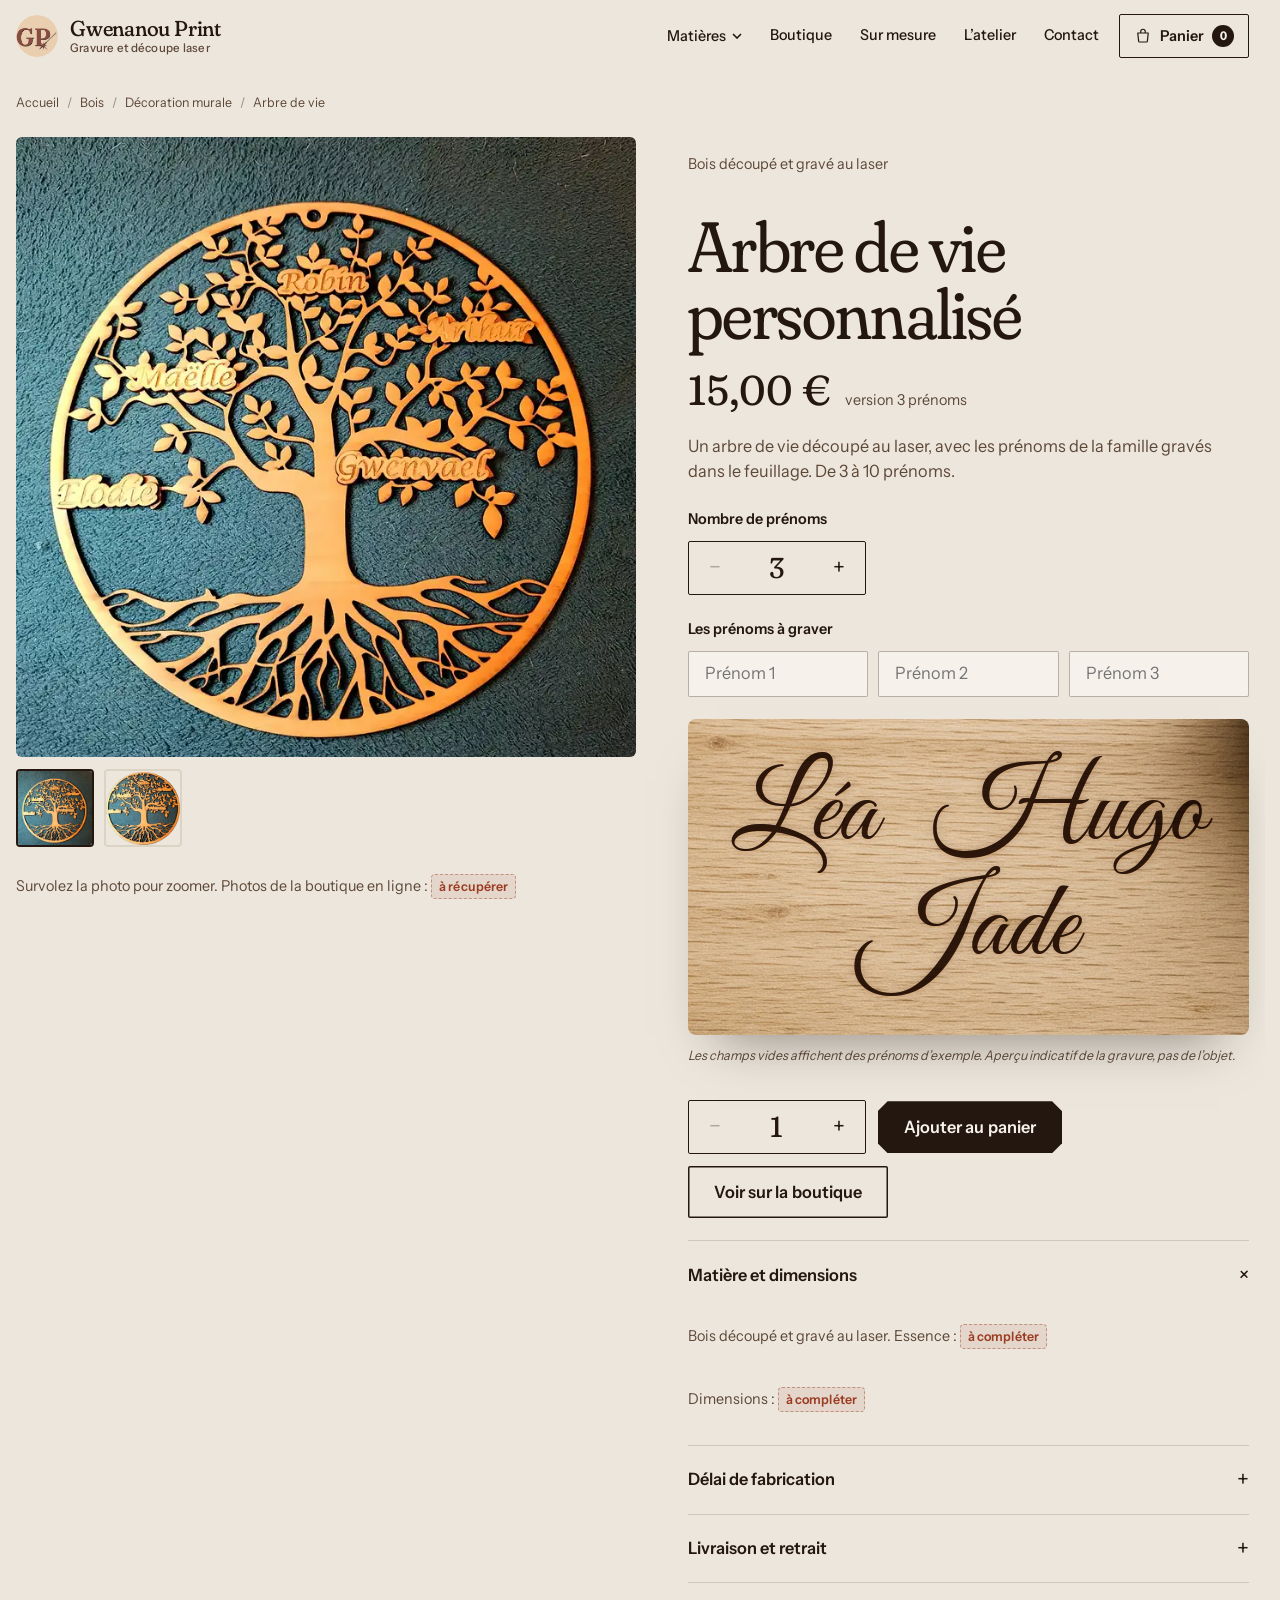
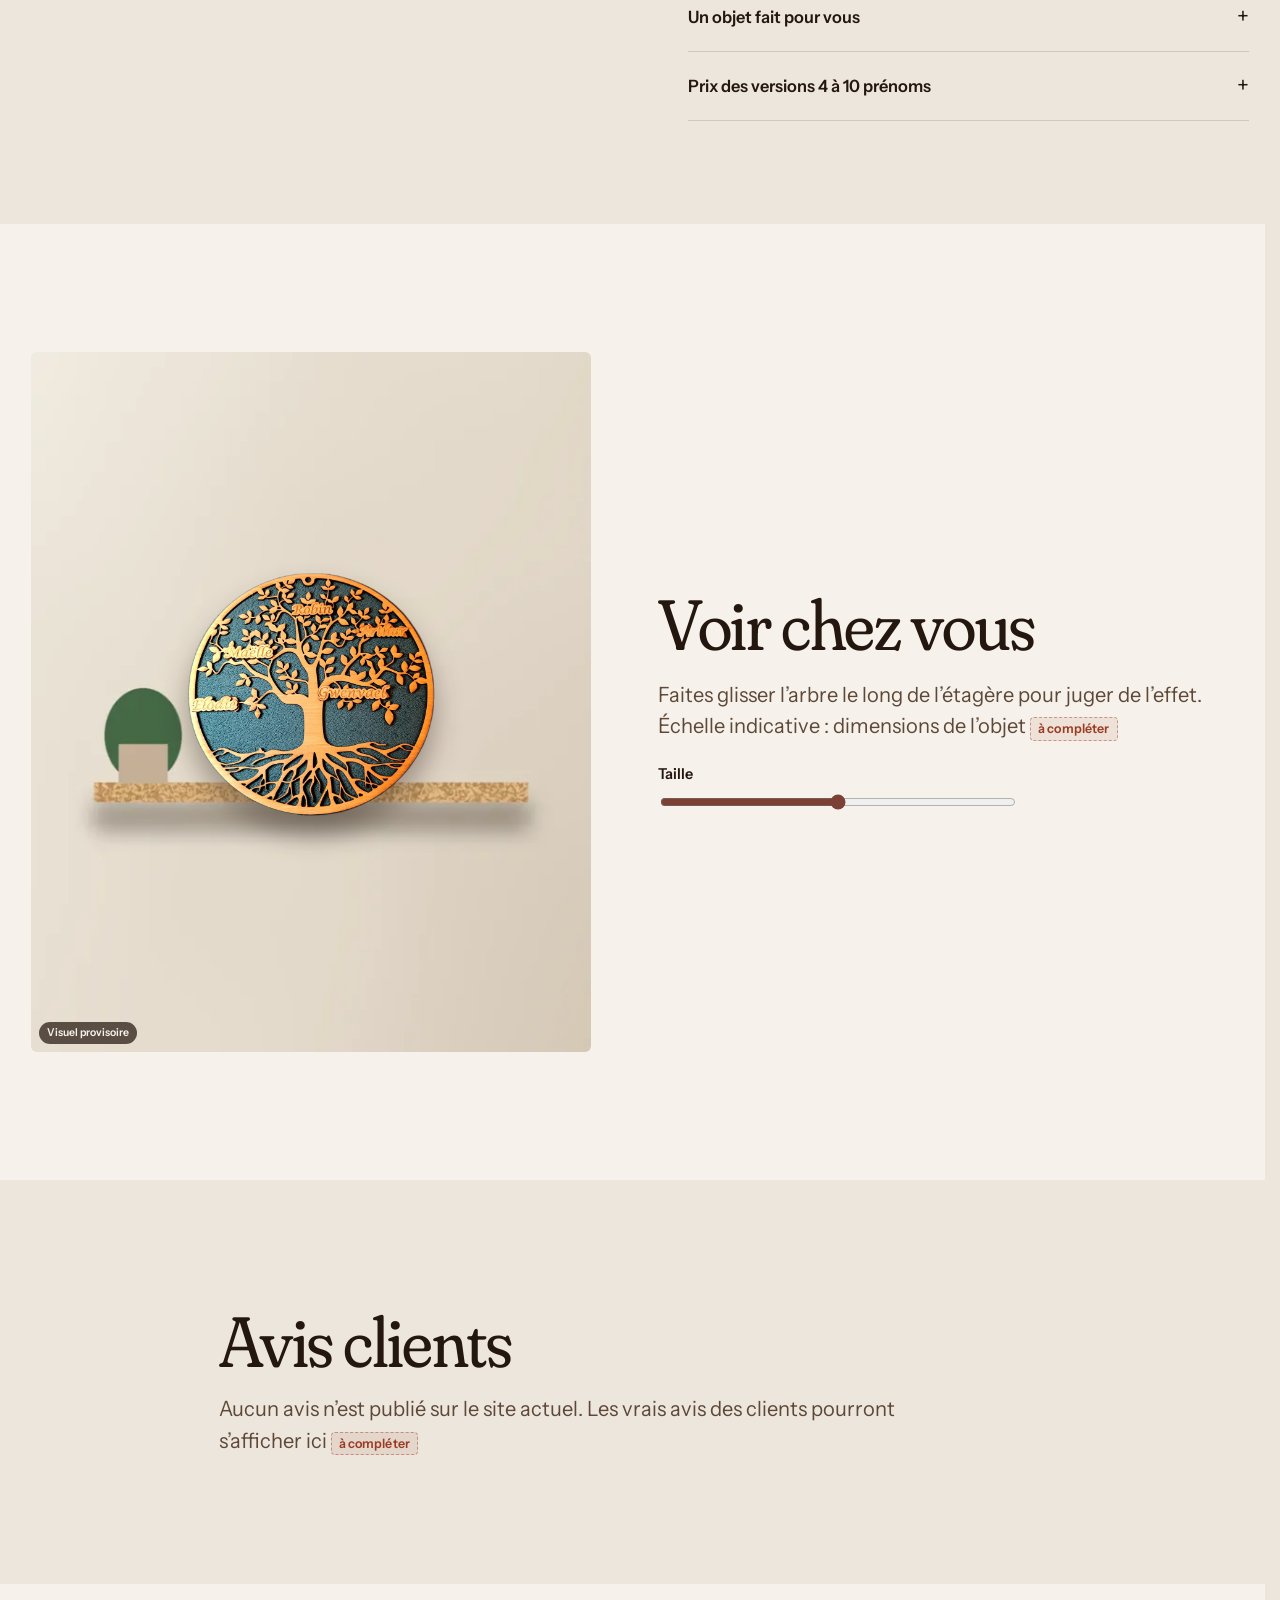
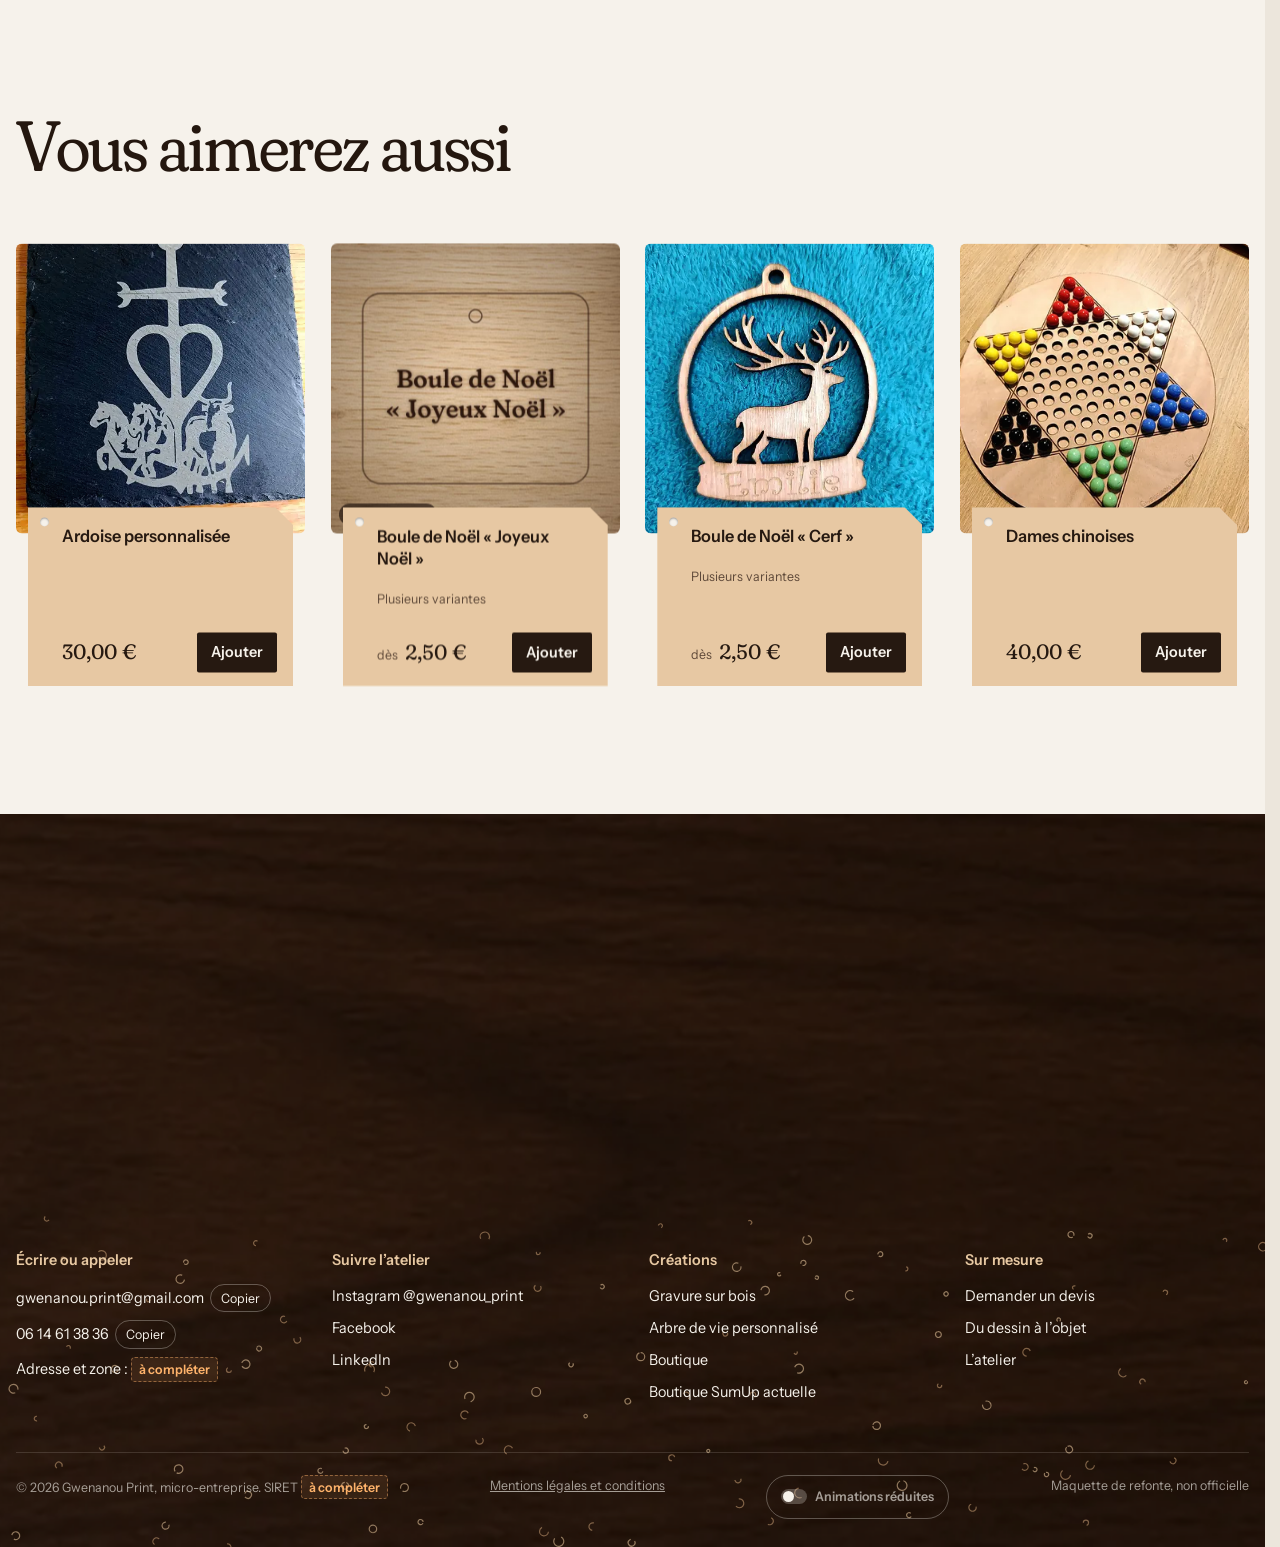
<file: arbre-de-vie.html>
<!doctype html>
<html lang="fr">
<head>
<meta charset="utf-8">
<meta name="viewport" content="width=device-width, initial-scale=1, viewport-fit=cover">
<title>Arbre de vie personnalisé, Gwenanou Print</title>
<meta name="claude:viewport-fit-sides" content="cover">
<meta name="description" content="Arbre de vie en bois découpé au laser, de 3 à 10 prénoms gravés. 15 € la version 3 prénoms.">
<meta name="robots" content="noindex, nofollow">
<meta name="theme-color" content="#ECE6DC">
<meta name="format-detection" content="telephone=no">
<meta property="og:type" content="website">
<meta property="og:locale" content="fr_FR">
<meta property="og:site_name" content="Gwenanou Print">
<meta property="og:title" content="Arbre de vie personnalisé, Gwenanou Print">
<meta property="og:description" content="Arbre de vie en bois découpé au laser, de 3 à 10 prénoms gravés. 15 € la version 3 prénoms.">
<meta property="og:image" content="https://gwenanou-print-maquette.vercel.app/assets/img/partage-gwenanou.jpg">
<meta property="og:image:width" content="1200">
<meta property="og:image:height" content="630">
<meta property="og:url" content="https://gwenanou-print-maquette.vercel.app/arbre-de-vie">
<meta name="twitter:card" content="summary_large_image">
<link rel="icon" type="image/png" sizes="160x160" href="assets/img/marque/logo-160.png">
<link rel="apple-touch-icon" href="assets/img/marque/apple-touch-icon.png">
<link rel="preload" href="assets/fonts/fraunces.woff2" as="font" type="font/woff2" crossorigin>
<link rel="preload" href="assets/fonts/instrument-sans.woff2" as="font" type="font/woff2" crossorigin>
<link rel="stylesheet" href="assets/css/site.css?v=20261028-2">
<script type="application/ld+json">{"@context": "https://schema.org", "@type": "Organization", "name": "Gwenanou Print", "description": "Création et personnalisation d’objets décoratifs par découpe et gravure laser sur bois, verre, ardoise, cuir, métal et miroir.", "email": "gwenanou.print@gmail.com", "telephone": "+33 6 14 61 38 36", "sameAs": ["https://instagram.com/gwenanou_print", "https://www.facebook.com/profile.php?id=100088041895204", "https://www.linkedin.com/company/gwenanou-print/", "https://gwenanou-print.sumupstore.com"]}</script>
</head>
<body class="page-produit page-claire">
<a class="passer" href="#contenu">Aller au contenu</a>
<div class="transition-page" aria-hidden="true" style="background-image:url(assets/img/grok/texture-bois-1600.webp)"></div>
<header class="entete">
  <div class="cadre entete__in">
    <a class="marque" href="./">
      <img src="assets/img/marque/logo-160.webp" width="42" height="42" alt="">
      <span>Gwenanou Print<small>Gravure et découpe laser</small></span>
    </a>
    <nav class="nav" aria-label="Navigation principale">
      <div class="nav-matieres" data-ouvert="false">
        <button type="button" aria-expanded="false" aria-controls="menu-matieres">Matières <svg viewBox="0 0 10 6" aria-hidden="true"><path d="M1 1l4 4 4-4" fill="none" stroke="currentColor" stroke-width="1.6"/></svg></button>
        <div class="menu-matieres" id="menu-matieres">
          <a href="bois"><i style="background-image:url(assets/img/grok/texture-bois-200.webp)"></i><b>Bois</b><em>Page dédiée</em></a>
          <a href="./#matiere-metal" data-matiere="metal"><i style="background-image:url(assets/img/grok/texture-metal-200.webp)"></i><b>Métal</b><em>Médailles, plaques</em></a>
          <a href="./#matiere-verre" data-matiere="verre"><i style="background-image:url(assets/img/grok/texture-verre-200.webp)"></i><b>Verre</b><em>Verres, flûtes</em></a>
          <a href="./#matiere-ardoise" data-matiere="ardoise"><i style="background-image:url(assets/img/grok/texture-ardoise-200.webp)"></i><b>Ardoise</b><em>Plaques, dessous de verre</em></a>
          <a href="./#matiere-cuir" data-matiere="cuir"><i style="background-image:url(assets/img/grok/texture-cuir-200.webp)"></i><b>Cuir</b><em>Étuis, sous-verres</em></a>
          <a href="./#matiere-miroir" data-matiere="miroir"><i style="background-image:url(assets/img/grok/texture-miroir-200.webp)"></i><b>Miroir</b><em>Gravure sur miroir</em></a>
        </div>
      </div>
      <a class="lien" href="./#boutique">Boutique</a>
      <a class="lien" href="./#devis">Sur mesure</a>
      <a class="lien" href="./#atelier">L’atelier</a>
      <a class="lien" href="#contact">Contact</a>
    </nav>
    <button class="panier-btn" type="button" aria-haspopup="dialog" aria-controls="panier">
      <svg viewBox="0 0 24 24" aria-hidden="true"><path d="M5 8h14l-1.2 11.2a1 1 0 0 1-1 .8H7.2a1 1 0 0 1-1-.8L5 8Z M9 8V6a3 3 0 0 1 6 0v2" fill="none" stroke="currentColor" stroke-width="1.6" stroke-linejoin="round"/></svg>
      <span>Panier</span><b aria-label="articles">0</b>
    </button>
    <button class="burger" type="button" aria-expanded="false" aria-controls="menu-mobile" aria-label="Ouvrir le menu"><span></span></button>
  </div>
</header>
<div class="menu-mobile" id="menu-mobile" data-lenis-prevent>
  <a href="./#matieres">Matières</a>
  <div class="menu-mobile__matieres">
    <a href="bois">Bois</a><a href="./#matiere-metal" data-matiere="metal">Métal</a><a href="./#matiere-verre" data-matiere="verre">Verre</a><a href="./#matiere-ardoise" data-matiere="ardoise">Ardoise</a><a href="./#matiere-cuir" data-matiere="cuir">Cuir</a><a href="./#matiere-miroir" data-matiere="miroir">Miroir</a>
  </div>
  <a href="./#boutique">Boutique</a>
  <a href="./#devis">Sur mesure</a>
  <a href="./#atelier">L’atelier</a>
  <a href="#contact">Contact</a>
  <button class="mode-calme" type="button" aria-pressed="false" aria-label="Animations réduites"><i aria-hidden="true"></i><span>Animations réduites</span></button>
  <p class="menu-mobile__contact">gwenanou.print@gmail.com<br>06 14 61 38 36</p>
</div>


<main id="contenu">
  <div class="cadre">
    <ol class="fil-ariane" style="padding-top:20px"><li><a class="lien" href="./">Accueil</a></li><li><a class="lien" href="bois">Bois</a></li><li><a class="lien" href="bois#deco">Décoration murale</a></li><li aria-current="page">Arbre de vie</li></ol>
    <div class="fiche" data-carte>
      <div class="fiche__galerie">
        <div class="fiche__principale" id="principale">
          <img id="img-principale" src="assets/img/site/arbre-de-vie-1600.webp" srcset="assets/img/site/arbre-de-vie-960.webp 960w, assets/img/site/arbre-de-vie-1600.webp 1600w" sizes="(min-width: 900px) 52vw, 92vw" width="1600" height="1205" alt="Arbre de vie en bois découpé, prénoms gravés dans le feuillage">
          <div class="loupe" id="loupe" aria-hidden="true"></div>
        </div>
        <div class="fiche__vignettes" id="vignettes">
          <button type="button" aria-current="true" data-src="assets/img/site/arbre-de-vie-1600.webp" data-fond="" aria-label="Photo de l’atelier"><img src="assets/img/site/arbre-de-vie-480.webp" alt=""></button>
          <button type="button" aria-current="false" data-src="assets/img/detoure/arbre-de-vie-800.webp" data-fond="var(--lin)" aria-label="Arbre seul, détouré"><img src="assets/img/detoure/arbre-de-vie-400.webp" alt="" style="object-fit:contain;background:var(--lin)"></button>
        </div>
        <p class="petit">Survolez la photo pour zoomer. Photos de la boutique en ligne : <span class="a-completer">à récupérer</span></p>
      </div>

      <div class="fiche__infos">
        <p class="petit">Bois découpé et gravé au laser</p>
        <h1 class="titre">Arbre de vie personnalisé</h1>
        <div class="fiche__prix"><strong id="prix">15,00 €</strong><span class="petit" id="prix-note">version 3 prénoms</span></div>
        <p class="chapeau" style="font-size:var(--t-m)">Un arbre de vie découpé au laser, avec les prénoms de la famille gravés dans le feuillage. De 3 à 10 prénoms.</p>

        <div class="groupe">
          <span style="font-weight:600;font-size:var(--t-s)" id="lbl-nb">Nombre de prénoms</span>
          <div class="nombre" role="group" aria-labelledby="lbl-nb"><button type="button" id="nb-moins" aria-label="Un prénom de moins">−</button><output id="nb" aria-live="polite">3</output><button type="button" id="nb-plus" aria-label="Un prénom de plus">+</button></div>
        </div>
        <div class="groupe">
          <span style="font-weight:600;font-size:var(--t-s)">Les prénoms à graver</span>
          <div class="prenoms" id="prenoms"></div>
        </div>
        <div>
          <div class="apercu" id="apercu"><img src="assets/img/grok/texture-bois-1600.webp" alt="" width="1600" height="1132"></div>
          <p class="illustratif" id="apercu-note" style="margin-top:10px">Exemple avec Léa, Hugo et Jade. Aperçu indicatif de la gravure des prénoms, pas de l’objet.</p>
        </div>
        <div class="fiche__achat">
          <div class="nombre" role="group" aria-label="Quantité"><button type="button" id="q-moins" aria-label="Un de moins">−</button><output id="q" aria-live="polite">1</output><button type="button" id="q-plus" aria-label="Un de plus">+</button></div>
          <button class="btn" type="button" id="ajouter">Ajouter au panier</button>
          <a class="btn btn--ligne" href="https://gwenanou-print.sumupstore.com/article/arbres-de-vie-base-3-prenoms-1" target="_blank" rel="noopener">Voir sur la boutique</a>
        </div>
        <div class="plis">
          <details open><summary>Matière et dimensions</summary><div><p>Bois découpé et gravé au laser. Essence : <span class="a-completer">à compléter</span></p><p>Dimensions : <span class="a-completer">à compléter</span></p></div></details>
          <details><summary>Délai de fabrication</summary><div><p><span class="a-completer">à compléter</span></p></div></details>
          <details><summary>Livraison et retrait</summary><div><p>Modes et frais : <span class="a-completer">à compléter</span></p></div></details>
          <details><summary>Un objet fait pour vous</summary><div><p>Fabriqué selon vos prénoms, cet objet ne bénéficie pas du droit de rétractation (article L221-28 du Code de la consommation). Vérifiez bien l’orthographe avant de commander.</p></div></details>
          <details><summary>Prix des versions 4 à 10 prénoms</summary><div><p>La boutique propose les versions de 4 à 10 prénoms, mais leur prix n’apparaît pas sur la page : <span class="a-completer">à compléter</span></p></div></details>
        </div>
      </div>
    </div>
  </div>

  <section class="section section--clair" aria-labelledby="titre-chez">
    <div class="cadre chez-vous">
      <div class="chez-vous__scene provisoire" id="scene">
        <img src="assets/img/grok/produit-etagere-1200.webp" srcset="assets/img/grok/produit-etagere-600.webp 600w, assets/img/grok/produit-etagere-1200.webp 1200w" sizes="(min-width: 900px) 40vw, 92vw" alt="Étagère en chêne contre un mur clair" loading="lazy">
        <div class="chez-vous__objet" id="objet" tabindex="0" role="img" aria-label="Arbre de vie posé sur l’étagère. Flèches gauche et droite pour le déplacer."><img src="assets/img/detoure/arbre-de-vie-800.webp" alt="" draggable="false"></div>
      </div>
      <div style="display:grid;gap:20px">
        <h2 class="titre t-2" id="titre-chez">Voir chez vous</h2>
        <p class="chapeau">Faites glisser l’arbre le long de l’étagère pour juger de l’effet. Échelle indicative : dimensions de l’objet <span class="a-completer">à compléter</span></p>
        <div class="champ-bloc" style="max-width:360px"><label for="echelle">Taille</label><input id="echelle" type="range" min="70" max="130" value="100"></div>
      </div>
    </div>
  </section>

  <section class="section" aria-labelledby="titre-avis">
    <div class="cadre" style="display:grid;gap:18px;max-width:860px">
      <h2 class="titre t-2" id="titre-avis">Avis clients</h2>
      <p class="chapeau">Aucun avis n’est publié sur le site actuel. Les vrais avis des clients pourront s’afficher ici <span class="a-completer">à compléter</span></p>
    </div>
  </section>

  <section class="section section--clair" aria-labelledby="titre-connexes">
    <div class="cadre">
      <div class="entete-section"><h2 class="titre t-2" id="titre-connexes">Vous aimerez aussi</h2></div>
      <div class="grille-produits" id="connexes"></div>
    </div>
  </section>
</main>

<footer class="pied" id="contact">
  <div class="pied__fond" aria-hidden="true"><img src="assets/img/grok/footer-noyer-1600.webp" srcset="assets/img/grok/footer-noyer-960.webp 960w, assets/img/grok/footer-noyer-1600.webp 1600w" sizes="100vw" alt="" loading="lazy"></div>
  <canvas class="copeaux" aria-hidden="true"></canvas>
  <div class="cadre pied__in sur-sombre">
    <div class="pied__mot" id="pied-mot"><span class="sr">Gwenanou Print</span></div>
    <div class="pied__colonnes">
      <div>
        <h2>Écrire ou appeler</h2>
        <ul>
          <li><a class="lien" href="mailto:gwenanou.print@gmail.com">gwenanou.print@gmail.com</a><button class="copier" type="button" data-copier="gwenanou.print@gmail.com">Copier</button></li>
          <li><a class="lien" href="tel:+33614613836">06 14 61 38 36</a><button class="copier" type="button" data-copier="06 14 61 38 36">Copier</button></li>
          <li>Adresse et zone : <span class="a-completer">à compléter</span></li>
        </ul>
      </div>
      <div>
        <h2>Suivre l’atelier</h2>
        <ul>
          <li><a class="lien" href="https://instagram.com/gwenanou_print" target="_blank" rel="noopener">Instagram @gwenanou_print</a></li>
          <li><a class="lien" href="https://www.facebook.com/profile.php?id=100088041895204" target="_blank" rel="noopener">Facebook</a></li>
          <li><a class="lien" href="https://www.linkedin.com/company/gwenanou-print/" target="_blank" rel="noopener">LinkedIn</a></li>
        </ul>
      </div>
      <div>
        <h2>Créations</h2>
        <ul>
          <li><a class="lien" href="bois">Gravure sur bois</a></li>
          <li><a class="lien" href="arbre-de-vie">Arbre de vie personnalisé</a></li>
          <li><a class="lien" href="./#boutique">Boutique</a></li>
          <li><a class="lien" href="https://gwenanou-print.sumupstore.com" target="_blank" rel="noopener">Boutique SumUp actuelle</a></li>
        </ul>
      </div>
      <div>
        <h2>Sur mesure</h2>
        <ul>
          <li><a class="lien" href="./#devis">Demander un devis</a></li>
          <li><a class="lien" href="./#methode">Du dessin à l’objet</a></li>
          <li><a class="lien" href="./#atelier">L’atelier</a></li>
        </ul>
      </div>
    </div>
    <div class="pied__bas">
      <span>© 2026 Gwenanou Print, micro-entreprise. SIRET <span class="a-completer">à compléter</span></span>
      <span><button type="button" data-mentions>Mentions légales et conditions</button></span>
      <span><button class="mode-calme" type="button" aria-pressed="false" aria-label="Animations réduites"><i aria-hidden="true"></i><span>Animations réduites</span></button></span>
      <span>Maquette de refonte, non officielle</span>
    </div>
  </div>
</footer>
<nav class="barre-bas" aria-label="Actions rapides">
  <a class="btn btn--petit" href="./#devis">Demander un devis</a>
  <a class="btn btn--petit btn--ligne" href="tel:+33614613836">Appeler</a>
</nav>


<aside class="tiroir" id="panier" role="dialog" aria-modal="true" aria-labelledby="panier-titre" aria-hidden="true" inert hidden>
  <div class="tiroir__fond"></div>
  <div class="tiroir__panneau" data-lenis-prevent>
    <div class="tiroir__haut"><h2 id="panier-titre">Votre panier</h2><button class="fermer" type="button" aria-label="Fermer le panier"><svg viewBox="0 0 16 16" aria-hidden="true"><path d="M2 2l12 12M14 2L2 14" stroke="currentColor" stroke-width="1.8"/></svg></button></div>
    <ul class="tiroir__liste" aria-live="polite"></ul>
    <div class="tiroir__bas"></div>
  </div>
</aside>

<dialog class="boite" id="mentions" data-lenis-prevent aria-labelledby="mentions-titre">
  <div class="boite__in">
    <button class="fermer boite__fermer" type="button" aria-label="Fermer"><svg viewBox="0 0 16 16" aria-hidden="true"><path d="M2 2l12 12M14 2L2 14" stroke="currentColor" stroke-width="1.8"/></svg></button>
    <h2 id="mentions-titre">Mentions légales</h2>
    <p>Cette page est une maquette de refonte. Les informations marquées « à compléter » doivent être fournies par l’entreprise avant la mise en ligne.</p>
    <h3>Éditeur</h3>
    <p>Gwenanou Print, micro-entreprise. Responsable de la publication : <span class="a-completer">à compléter</span>. Adresse : <span class="a-completer">à compléter</span>. SIRET : <span class="a-completer">à compléter</span>. Contact : gwenanou.print@gmail.com, 06 14 61 38 36.</p>
    <h3>Hébergement</h3>
    <p>Vercel Inc. Coordonnées de l’hébergeur : <span class="a-completer">à compléter</span>.</p>
    <h3>Prix et TVA</h3>
    <p>Prix en euros. TVA non applicable, article 293 B du CGI, si l’entreprise relève de la franchise en base <span class="a-completer">à confirmer</span>.</p>
    <h3>Rétractation</h3>
    <p>Les objets confectionnés selon les indications du client ou nettement personnalisés (prénom, texte, logo, photo) ne bénéficient pas du droit de rétractation (article L221-28 du Code de la consommation). Conditions pour les articles non personnalisés : <span class="a-completer">à compléter</span>.</p>
    <h3>Médiation de la consommation</h3>
    <p>Médiateur désigné par l’entreprise : <span class="a-completer">à compléter</span>.</p>
    <h3>Données personnelles</h3>
    <p>Dans cette maquette, aucun formulaire n’envoie de données. Politique de confidentialité du site final : <span class="a-completer">à compléter</span>.</p>
    <h3>Crédits</h3>
    <p>Photos des créations : Gwenanou Print. Ambiances et textures : images générées. Polices Fraunces, Instrument Sans et Great Vibes sous licence SIL Open Font License.</p>
  </div>
</dialog>


<script src="assets/js/data.js?v=20261028-2"></script>
<script src="assets/vendor/gsap.min.js?v=9396f256"></script>
<script src="assets/vendor/ScrollTrigger.min.js?v=05ca5ad8"></script>
<script src="assets/vendor/lenis.min.js?v=99a73c03"></script>
<script src="assets/js/core.js?v=20261028-2"></script>
<script src="assets/js/engrave.js?v=20261028-2"></script>
<script src="assets/js/pied.js?v=20261028-2"></script>
<script src="assets/js/produit.js?v=20261028-2"></script>
</body>
</html>
</file>
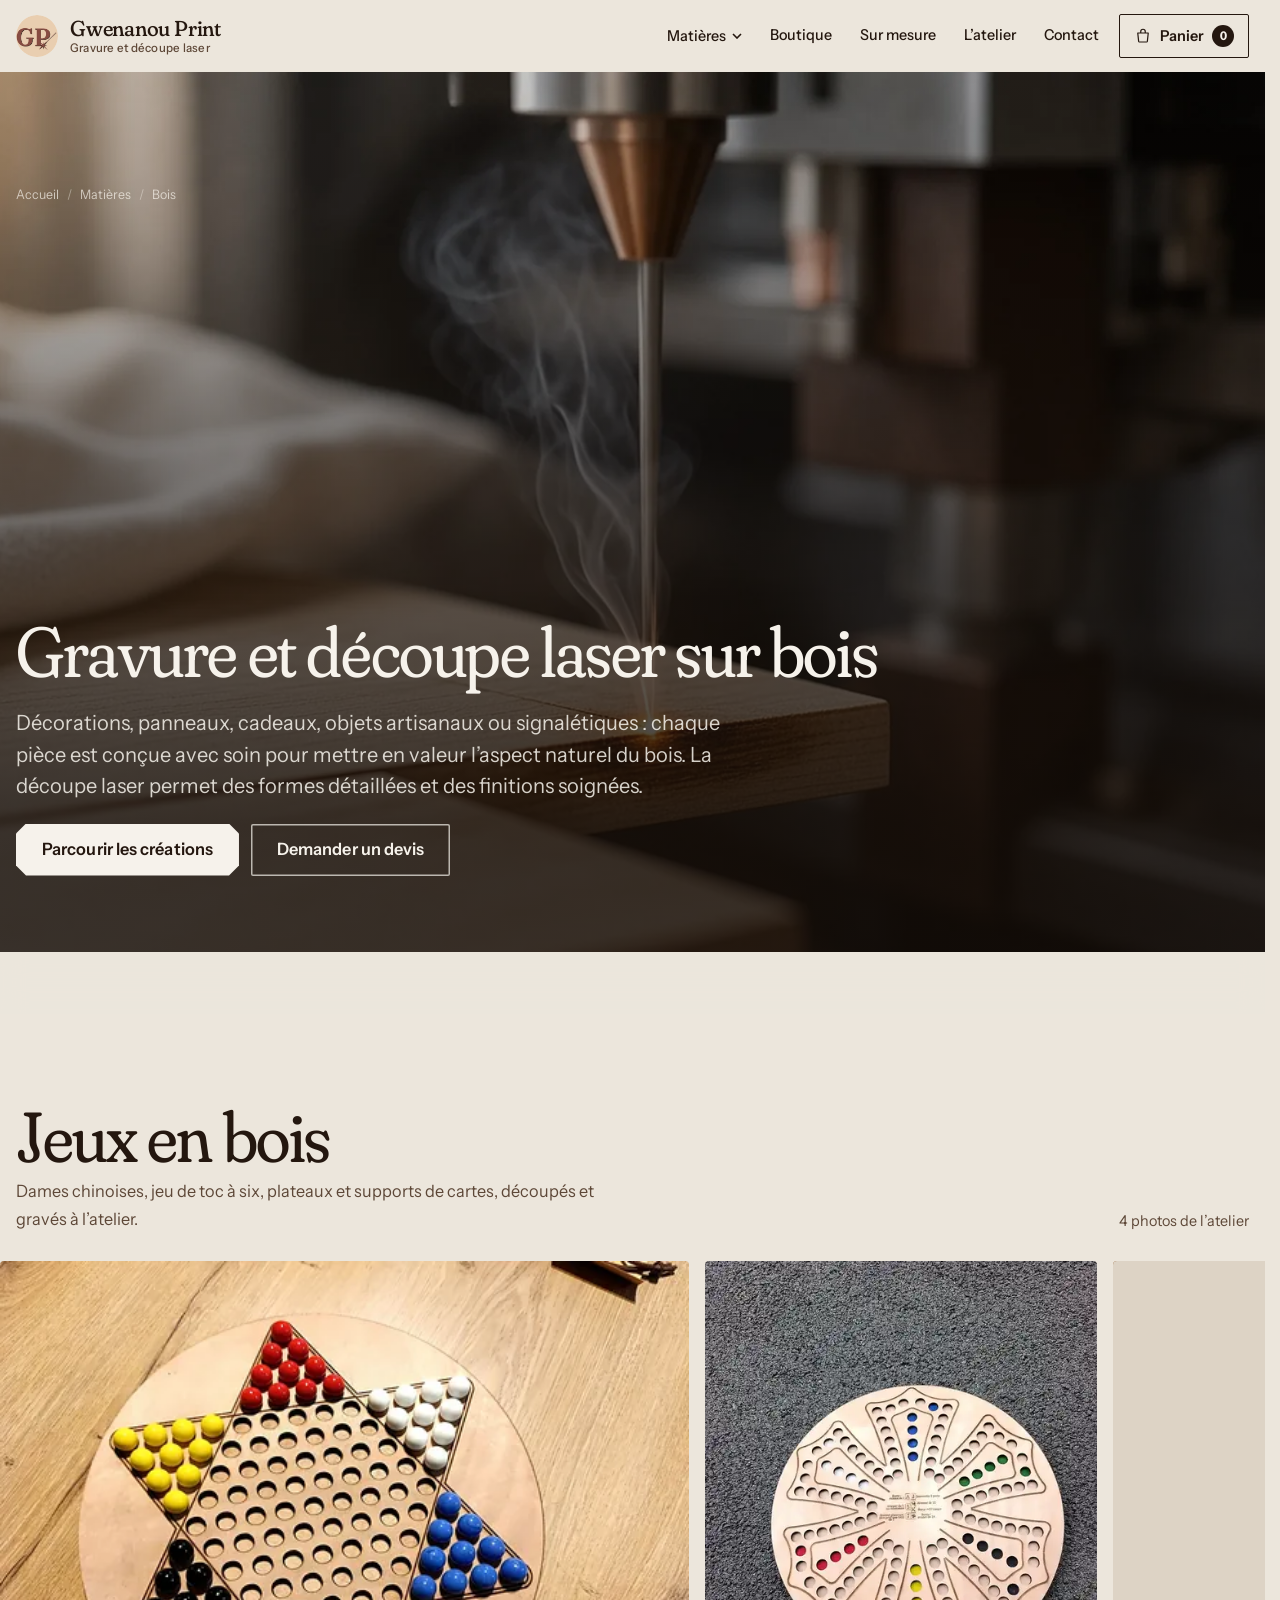
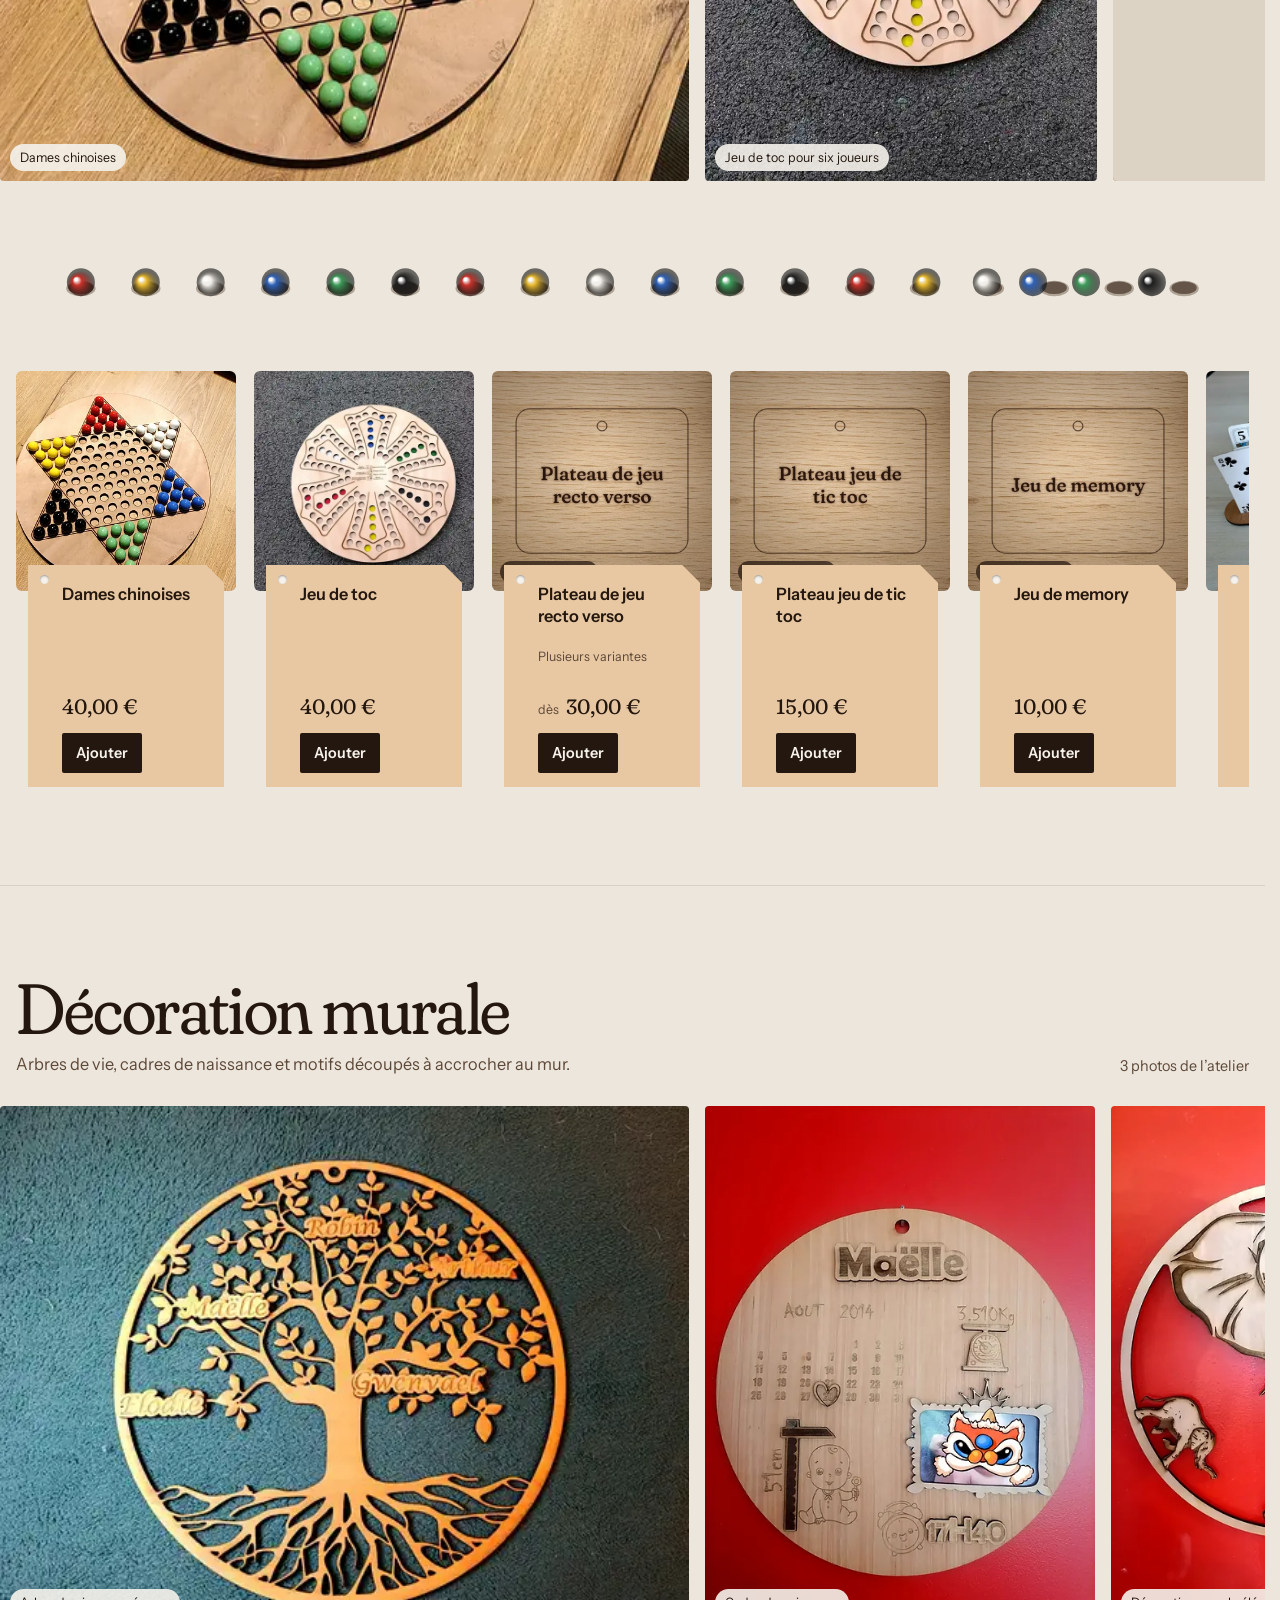
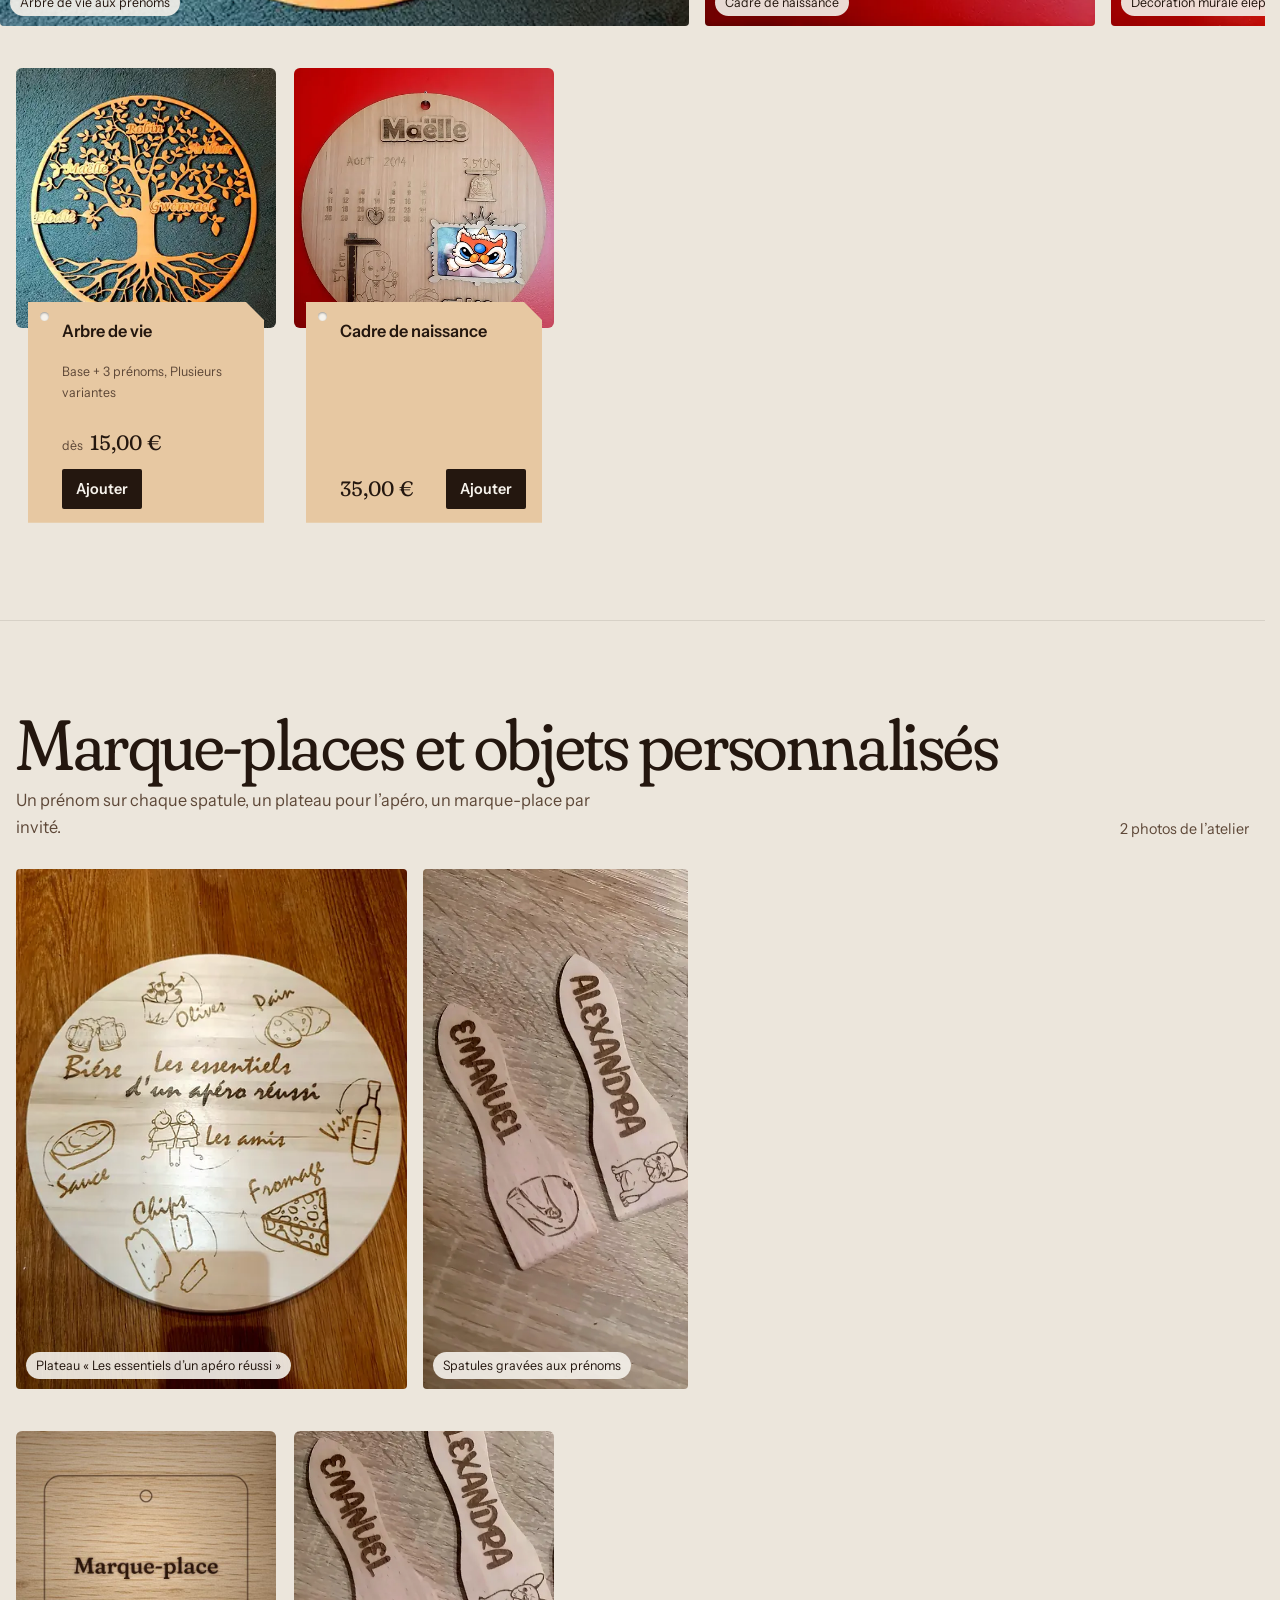
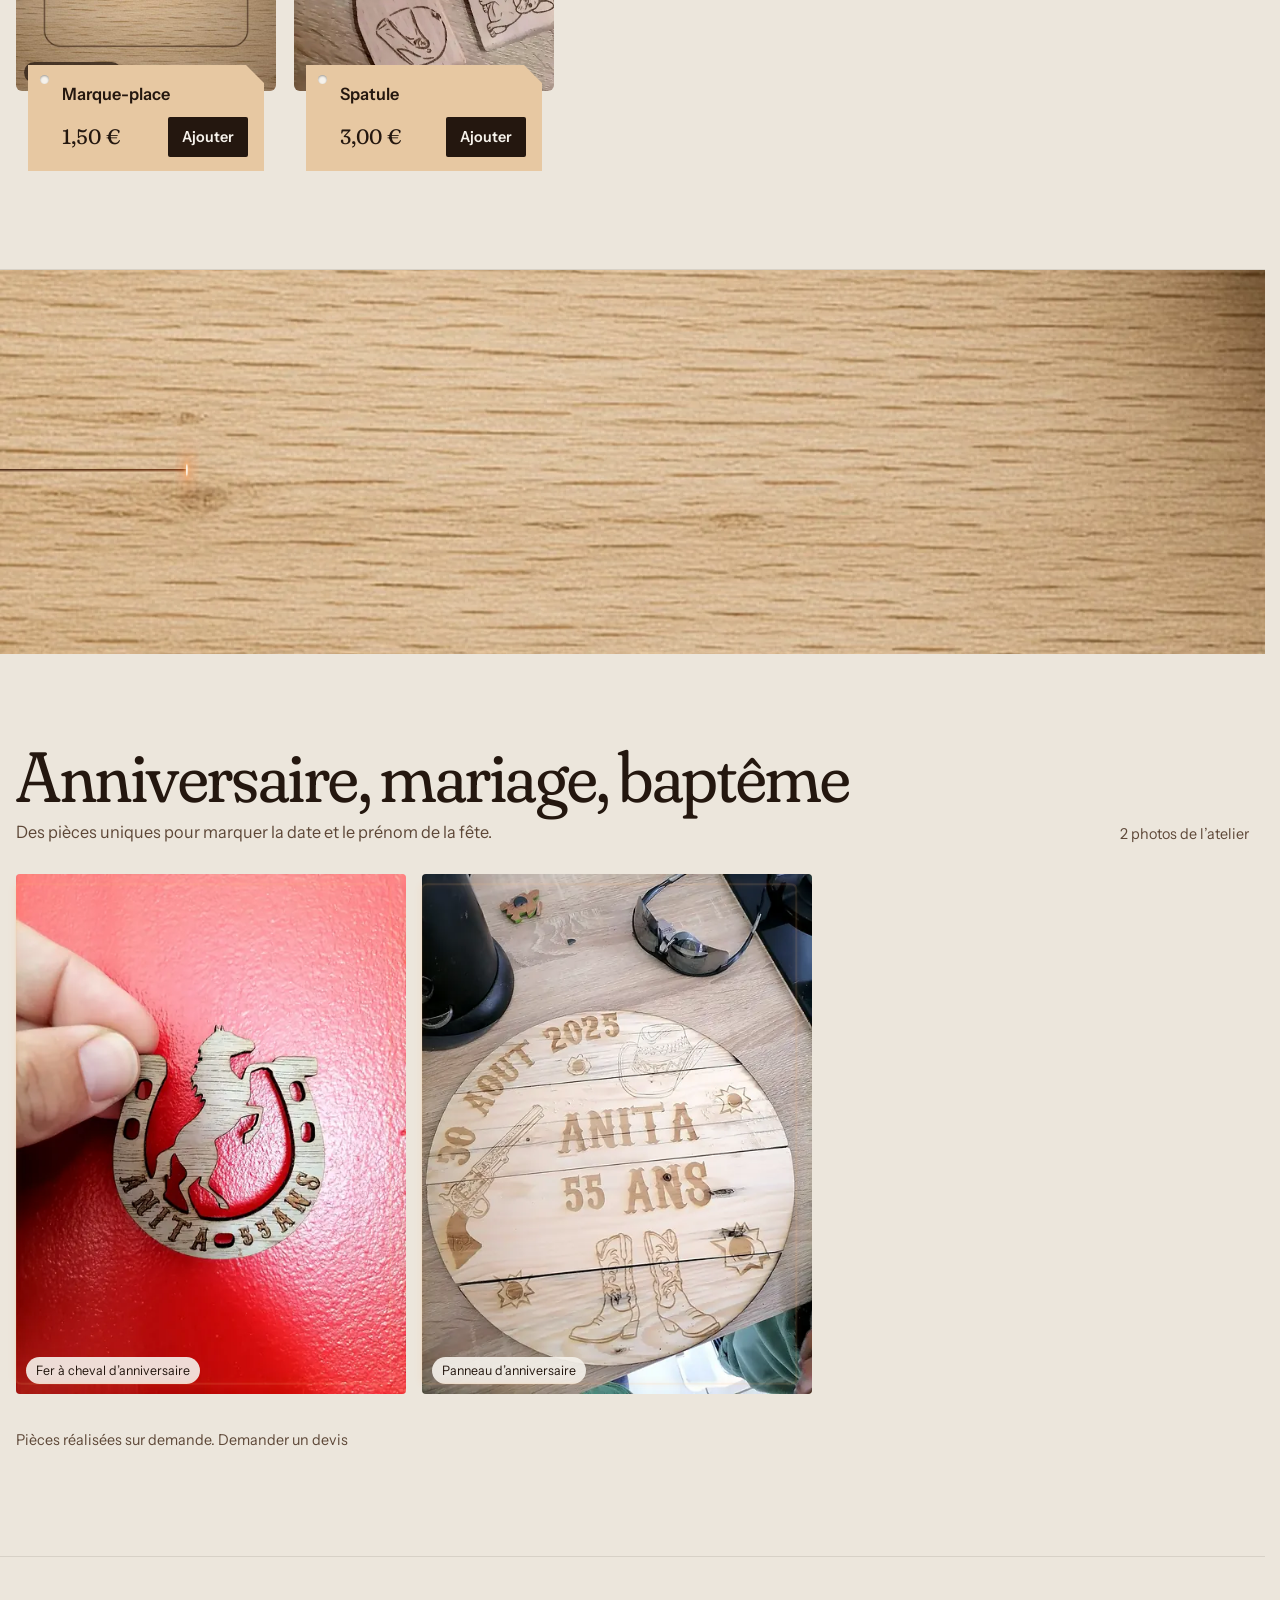
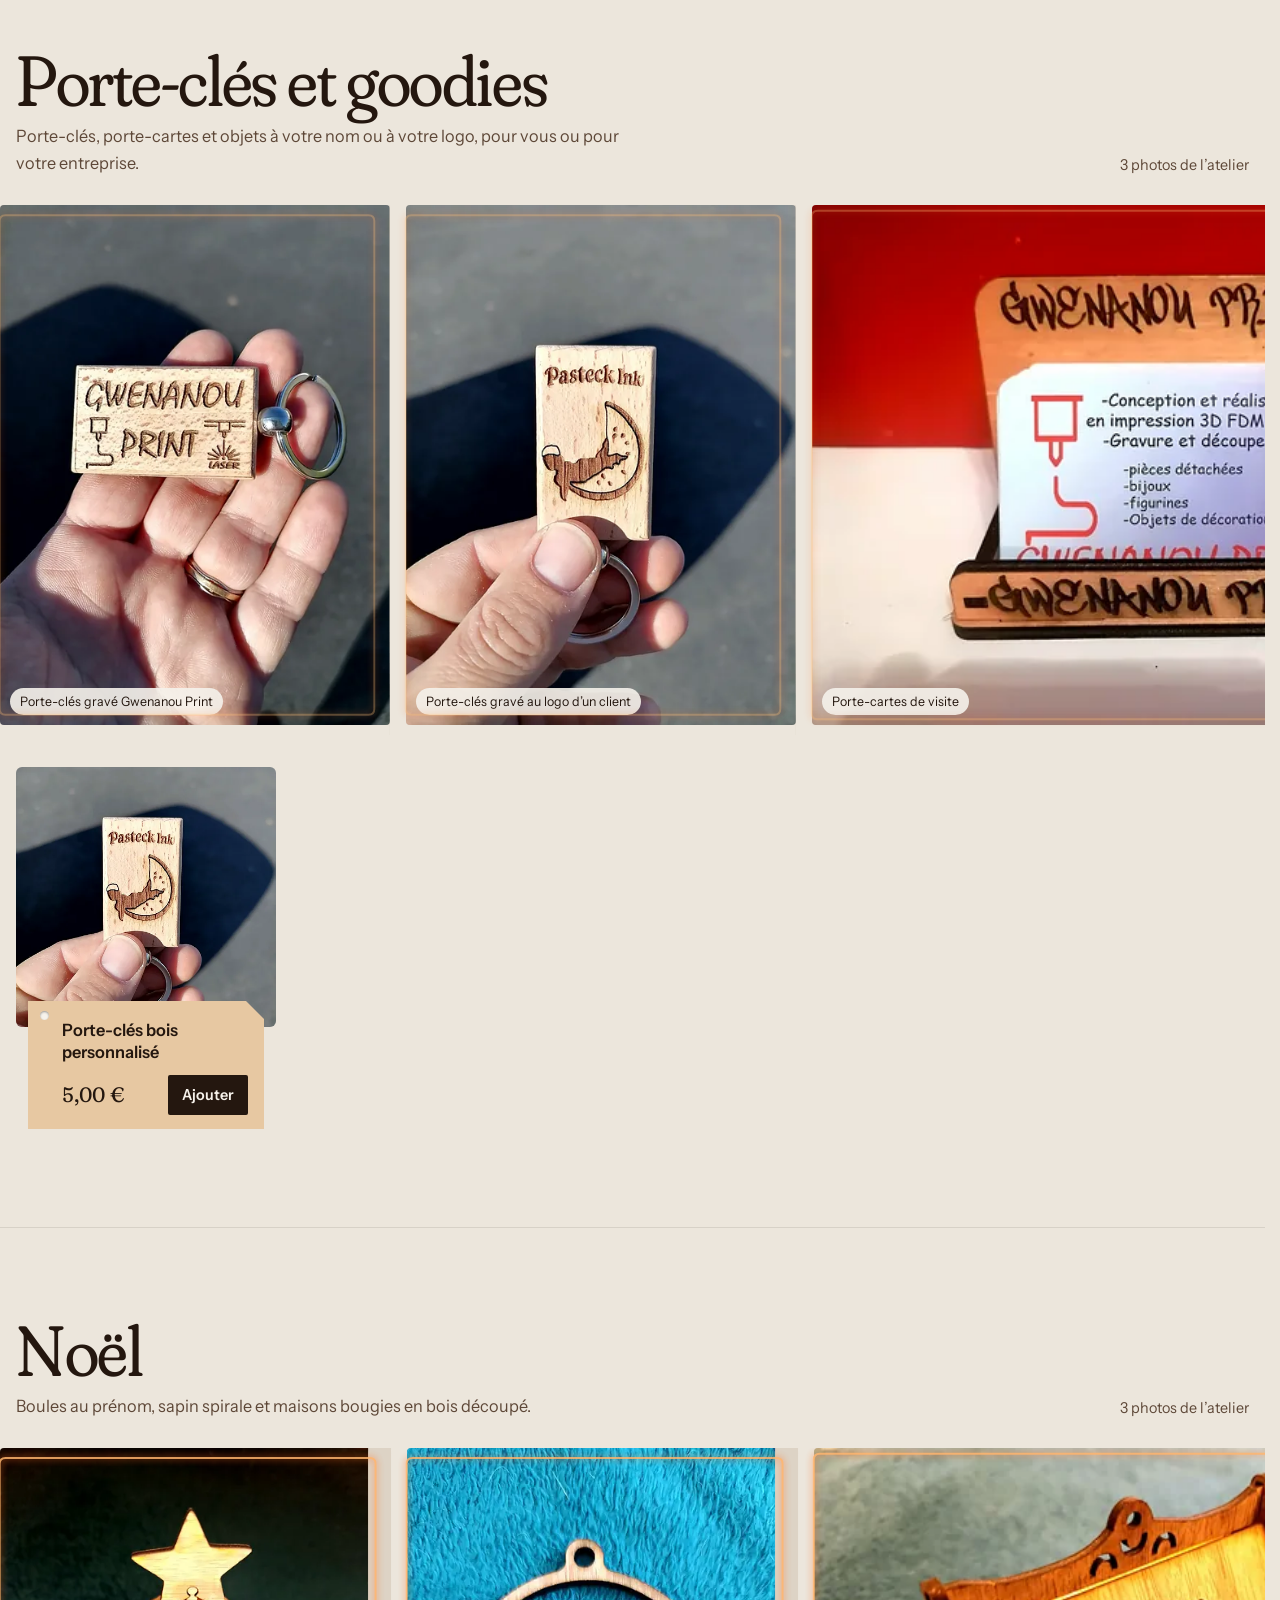
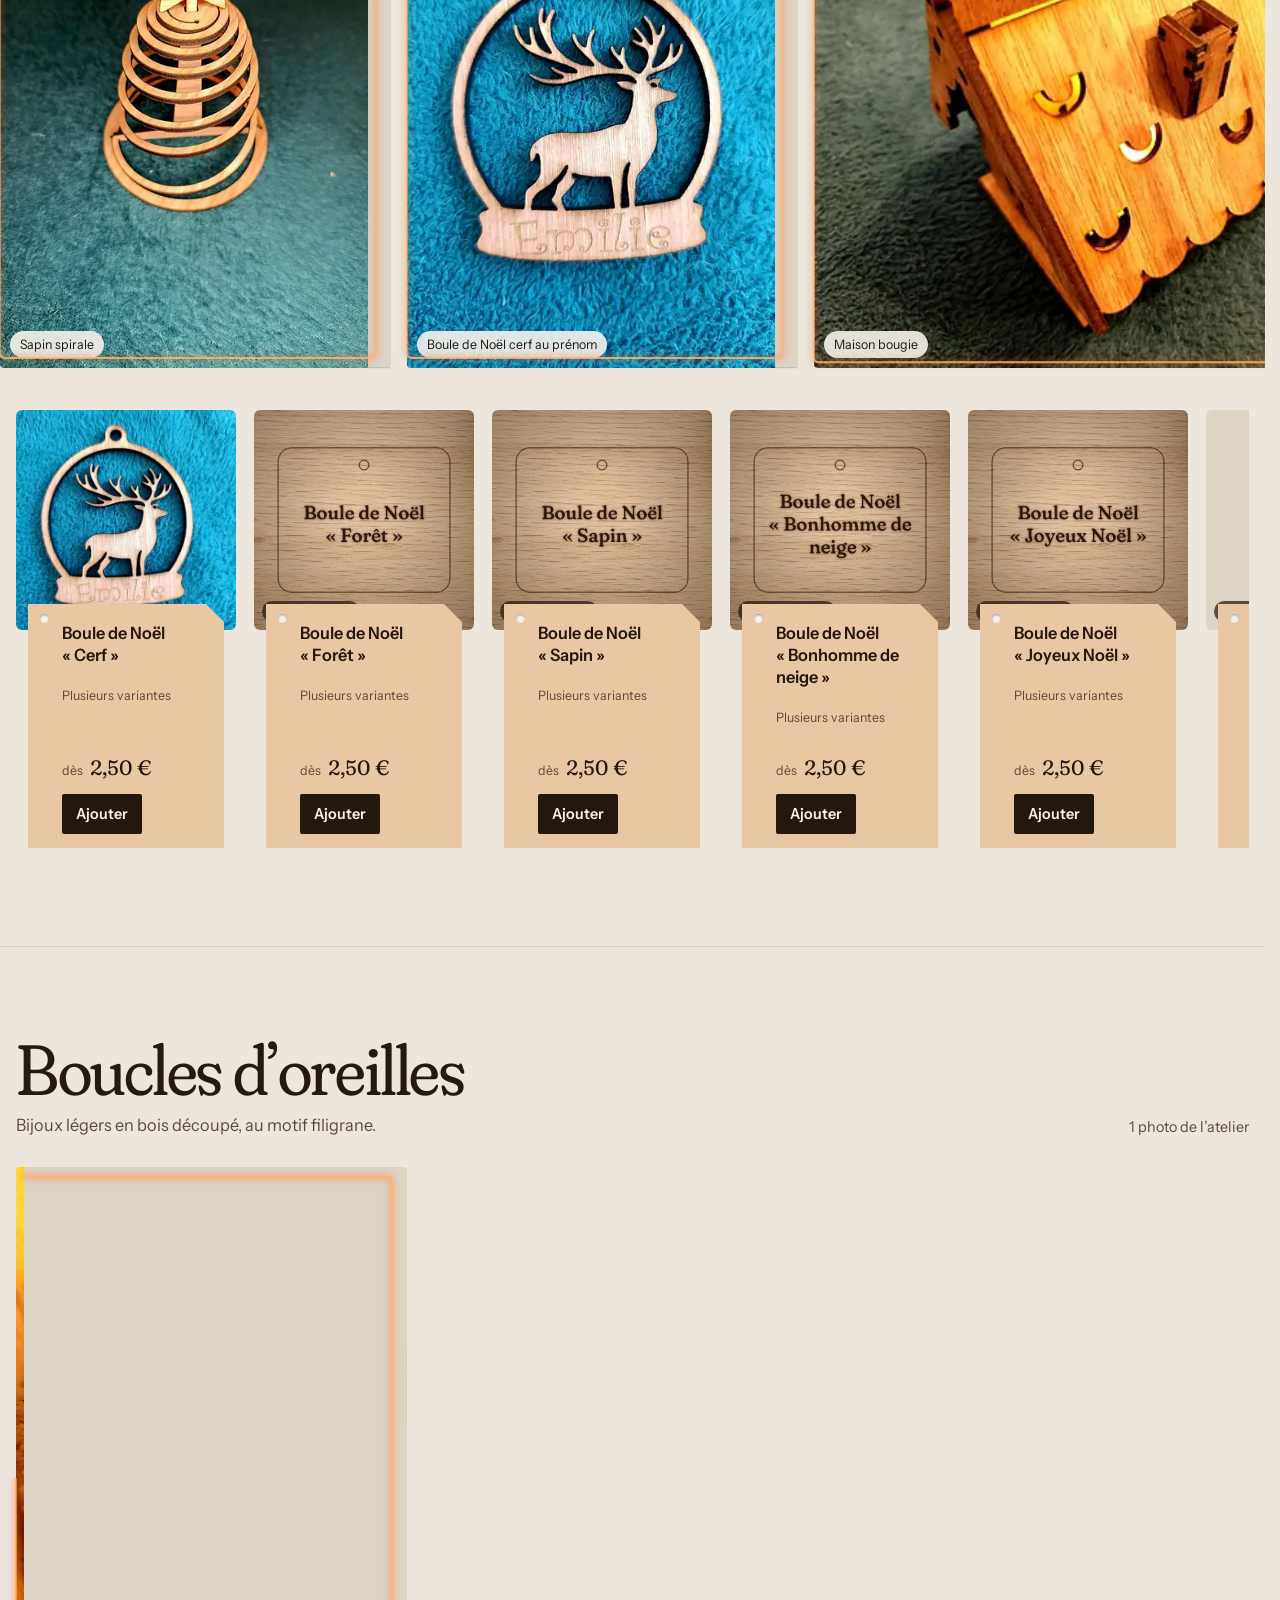
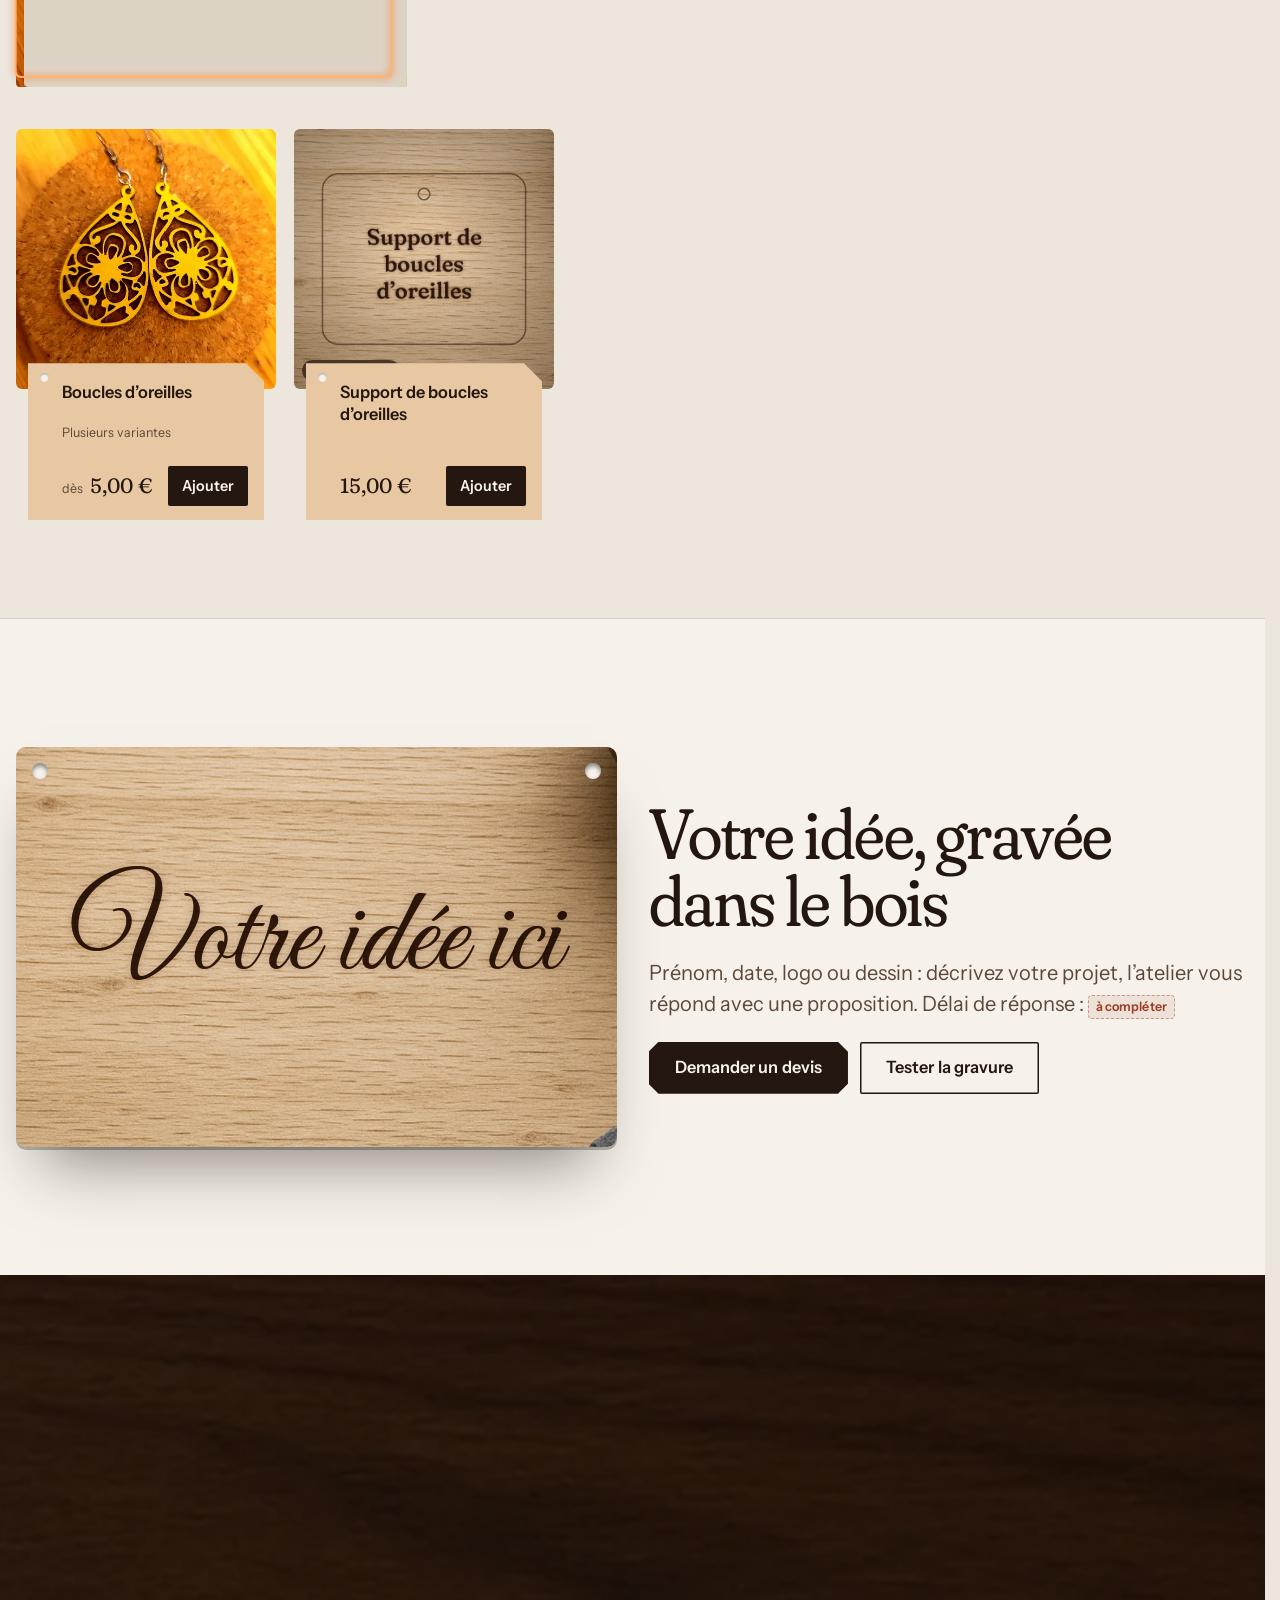
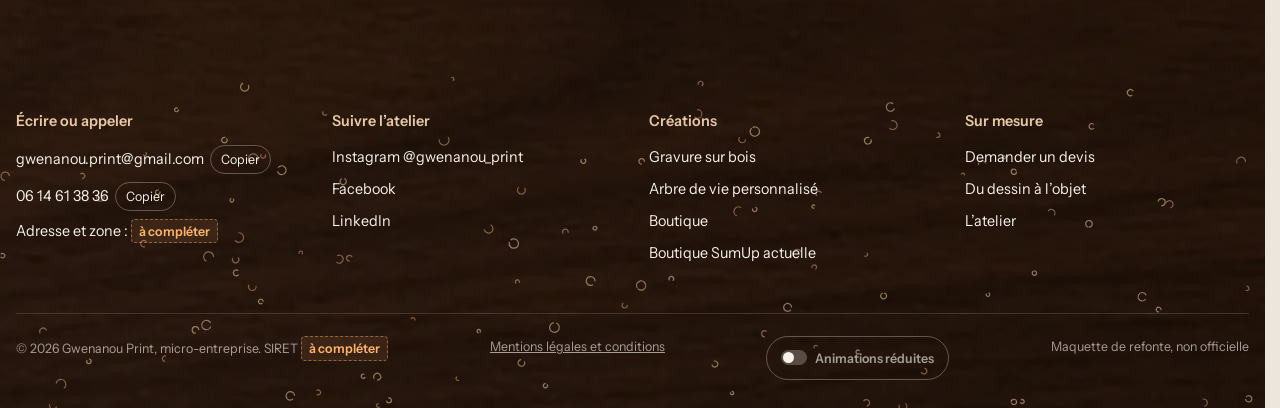
<file: bois.html>
<!doctype html>
<html lang="fr">
<head>
<meta charset="utf-8">
<meta name="viewport" content="width=device-width, initial-scale=1, viewport-fit=cover">
<title>Gravure laser sur bois, Gwenanou Print</title>
<meta name="claude:viewport-fit-sides" content="cover">
<meta name="description" content="Jeux, décorations murales, marque-places, porte-clés, Noël et bijoux en bois gravé et découpé au laser.">
<meta name="robots" content="noindex, nofollow">
<meta name="theme-color" content="#ECE6DC">
<meta name="format-detection" content="telephone=no">
<meta property="og:type" content="website">
<meta property="og:locale" content="fr_FR">
<meta property="og:site_name" content="Gwenanou Print">
<meta property="og:title" content="Gravure laser sur bois, Gwenanou Print">
<meta property="og:description" content="Jeux, décorations murales, marque-places, porte-clés, Noël et bijoux en bois gravé et découpé au laser.">
<meta property="og:image" content="https://gwenanou-print-maquette.vercel.app/assets/img/partage-gwenanou.jpg">
<meta property="og:image:width" content="1200">
<meta property="og:image:height" content="630">
<meta property="og:url" content="https://gwenanou-print-maquette.vercel.app/bois">
<meta name="twitter:card" content="summary_large_image">
<link rel="icon" type="image/png" sizes="160x160" href="assets/img/marque/logo-160.png">
<link rel="apple-touch-icon" href="assets/img/marque/apple-touch-icon.png">
<link rel="preload" href="assets/fonts/fraunces.woff2" as="font" type="font/woff2" crossorigin>
<link rel="preload" href="assets/fonts/instrument-sans.woff2" as="font" type="font/woff2" crossorigin>
<link rel="stylesheet" href="assets/css/site.css?v=20261028-2">
<script type="application/ld+json">{"@context": "https://schema.org", "@type": "Organization", "name": "Gwenanou Print", "description": "Création et personnalisation d’objets décoratifs par découpe et gravure laser sur bois, verre, ardoise, cuir, métal et miroir.", "email": "gwenanou.print@gmail.com", "telephone": "+33 6 14 61 38 36", "sameAs": ["https://instagram.com/gwenanou_print", "https://www.facebook.com/profile.php?id=100088041895204", "https://www.linkedin.com/company/gwenanou-print/", "https://gwenanou-print.sumupstore.com"]}</script>
</head>
<body class="page-bois">
<a class="passer" href="#contenu">Aller au contenu</a>
<div class="transition-page" aria-hidden="true" style="background-image:url(assets/img/grok/texture-bois-1600.webp)"></div>
<header class="entete">
  <div class="cadre entete__in">
    <a class="marque" href="./">
      <img src="assets/img/marque/logo-160.webp" width="42" height="42" alt="">
      <span>Gwenanou Print<small>Gravure et découpe laser</small></span>
    </a>
    <nav class="nav" aria-label="Navigation principale">
      <div class="nav-matieres" data-ouvert="false">
        <button type="button" aria-expanded="false" aria-controls="menu-matieres">Matières <svg viewBox="0 0 10 6" aria-hidden="true"><path d="M1 1l4 4 4-4" fill="none" stroke="currentColor" stroke-width="1.6"/></svg></button>
        <div class="menu-matieres" id="menu-matieres">
          <a href="bois"><i style="background-image:url(assets/img/grok/texture-bois-200.webp)"></i><b>Bois</b><em>Page dédiée</em></a>
          <a href="./#matiere-metal" data-matiere="metal"><i style="background-image:url(assets/img/grok/texture-metal-200.webp)"></i><b>Métal</b><em>Médailles, plaques</em></a>
          <a href="./#matiere-verre" data-matiere="verre"><i style="background-image:url(assets/img/grok/texture-verre-200.webp)"></i><b>Verre</b><em>Verres, flûtes</em></a>
          <a href="./#matiere-ardoise" data-matiere="ardoise"><i style="background-image:url(assets/img/grok/texture-ardoise-200.webp)"></i><b>Ardoise</b><em>Plaques, dessous de verre</em></a>
          <a href="./#matiere-cuir" data-matiere="cuir"><i style="background-image:url(assets/img/grok/texture-cuir-200.webp)"></i><b>Cuir</b><em>Étuis, sous-verres</em></a>
          <a href="./#matiere-miroir" data-matiere="miroir"><i style="background-image:url(assets/img/grok/texture-miroir-200.webp)"></i><b>Miroir</b><em>Gravure sur miroir</em></a>
        </div>
      </div>
      <a class="lien" href="./#boutique">Boutique</a>
      <a class="lien" href="./#devis">Sur mesure</a>
      <a class="lien" href="./#atelier">L’atelier</a>
      <a class="lien" href="#contact">Contact</a>
    </nav>
    <button class="panier-btn" type="button" aria-haspopup="dialog" aria-controls="panier">
      <svg viewBox="0 0 24 24" aria-hidden="true"><path d="M5 8h14l-1.2 11.2a1 1 0 0 1-1 .8H7.2a1 1 0 0 1-1-.8L5 8Z M9 8V6a3 3 0 0 1 6 0v2" fill="none" stroke="currentColor" stroke-width="1.6" stroke-linejoin="round"/></svg>
      <span>Panier</span><b aria-label="articles">0</b>
    </button>
    <button class="burger" type="button" aria-expanded="false" aria-controls="menu-mobile" aria-label="Ouvrir le menu"><span></span></button>
  </div>
</header>
<div class="menu-mobile" id="menu-mobile" data-lenis-prevent>
  <a href="./#matieres">Matières</a>
  <div class="menu-mobile__matieres">
    <a href="bois">Bois</a><a href="./#matiere-metal" data-matiere="metal">Métal</a><a href="./#matiere-verre" data-matiere="verre">Verre</a><a href="./#matiere-ardoise" data-matiere="ardoise">Ardoise</a><a href="./#matiere-cuir" data-matiere="cuir">Cuir</a><a href="./#matiere-miroir" data-matiere="miroir">Miroir</a>
  </div>
  <a href="./#boutique">Boutique</a>
  <a href="./#devis">Sur mesure</a>
  <a href="./#atelier">L’atelier</a>
  <a href="#contact">Contact</a>
  <button class="mode-calme" type="button" aria-pressed="false" aria-label="Animations réduites"><i aria-hidden="true"></i><span>Animations réduites</span></button>
  <p class="menu-mobile__contact">gwenanou.print@gmail.com<br>06 14 61 38 36</p>
</div>


<main id="contenu">
<section class="heros-bois" aria-labelledby="titre-bois">
  <div class="heros-bois__fond" aria-hidden="true">
    <picture>
      <source media="(max-width: 700px)" srcset="assets/img/grok/bois-hero-mobile-600.webp 600w, assets/img/grok/bois-hero-mobile-1200.webp 1200w" sizes="100vw">
      <img src="assets/img/grok/bois-hero-1600.webp" srcset="assets/img/grok/bois-hero-960.webp 960w, assets/img/grok/bois-hero-1600.webp 1600w" sizes="100vw" alt="">
    </picture>
  </div>
  <div class="cadre heros-bois__in sur-sombre">
    <ol class="fil-ariane"><li><a class="lien" href="./">Accueil</a></li><li><a class="lien" href="./#matieres">Matières</a></li><li aria-current="page">Bois</li></ol>
    <div class="heros-bois__titre" id="bois-mot" aria-hidden="true"></div>
    <h1 class="titre t-2" id="titre-bois">Gravure et découpe laser sur bois</h1>
    <p class="chapeau">Décorations, panneaux, cadeaux, objets artisanaux ou signalétiques : chaque pièce est conçue avec soin pour mettre en valeur l’aspect naturel du bois. La découpe laser permet des formes détaillées et des finitions soignées.</p>
    <div class="heros__actions"><a class="btn btn--clair" href="#jeux">Parcourir les créations</a><a class="btn btn--ligne" href="./#devis">Demander un devis</a></div>
  </div>
</section>

<nav class="sommaire" aria-label="Collections bois">
  <div class="cadre sommaire__piste">
    <a href="#jeux">Jeux</a><a href="#deco">Décoration murale</a><a href="#objets">Marque-places et objets</a><a href="#fetes">Anniversaire, mariage, baptême</a><a href="#goodies">Porte-clés et goodies</a><a href="#noel-bois">Noël</a><a href="#bijoux">Boucles d’oreilles</a>
  </div>
</nav>

<section class="collection" id="jeux" aria-labelledby="t-jeux"><div class="cadre collection__haut"><div><h2 class="titre" id="t-jeux">Jeux en bois</h2><p>Dames chinoises, jeu de toc à six, plateaux et supports de cartes, découpés et gravés à l’atelier.</p></div><p class="petit">4 photos de l’atelier</p></div><div class="galerie"><button class="vignette" type="button" data-src="assets/img/site/dame-chinoise-1600.webp" data-legende="Dames chinoises"><img src="assets/img/site/dame-chinoise-960.webp" srcset="assets/img/site/dame-chinoise-480.webp 480w, assets/img/site/dame-chinoise-960.webp 960w" sizes="(min-width: 900px) 32vw, 70vw" width="2400" height="1807" alt="Dames chinoises" loading="lazy"><svg aria-hidden="true"><path/></svg><span class="leg">Dames chinoises</span></button><button class="vignette" type="button" data-src="assets/img/site/jeu-de-toc-6-1600.webp" data-legende="Jeu de toc pour six joueurs"><img src="assets/img/site/jeu-de-toc-6-960.webp" srcset="assets/img/site/jeu-de-toc-6-480.webp 480w, assets/img/site/jeu-de-toc-6-960.webp 960w" sizes="(min-width: 900px) 32vw, 70vw" width="1807" height="2400" alt="Jeu de toc pour six joueurs" loading="lazy"><svg aria-hidden="true"><path/></svg><span class="leg">Jeu de toc pour six joueurs</span></button><button class="vignette" type="button" data-src="assets/img/site/jeu-de-societe-1600.webp" data-legende="Plateau de jeu pour quatre joueurs"><img src="assets/img/site/jeu-de-societe-960.webp" srcset="assets/img/site/jeu-de-societe-480.webp 480w, assets/img/site/jeu-de-societe-960.webp 960w" sizes="(min-width: 900px) 32vw, 70vw" width="2400" height="1807" alt="Plateau de jeu pour quatre joueurs" loading="lazy"><svg aria-hidden="true"><path/></svg><span class="leg">Plateau de jeu pour quatre joueurs</span></button><button class="vignette" type="button" data-src="assets/img/site/support-pour-cartes-1600.webp" data-legende="Support pour cartes"><img src="assets/img/site/support-pour-cartes-960.webp" srcset="assets/img/site/support-pour-cartes-480.webp 480w, assets/img/site/support-pour-cartes-960.webp 960w" sizes="(min-width: 900px) 32vw, 70vw" width="1807" height="2400" alt="Support pour cartes" loading="lazy"><svg aria-hidden="true"><path/></svg><span class="leg">Support pour cartes</span></button></div><div class="cadre"><div class="billes" aria-hidden="true"><canvas></canvas></div></div><div class="cadre"><div class="rangee-produits" data-produits="dame-chinoise,jeu-de-toc,plateau-de-jeu-recto-verso,plateau-jeu-de-tic-toc,jeu-de-memorie,support-pour-carte"></div></div></section><section class="collection" id="deco" aria-labelledby="t-deco"><div class="cadre collection__haut"><div><h2 class="titre" id="t-deco">Décoration murale</h2><p>Arbres de vie, cadres de naissance et motifs découpés à accrocher au mur.</p></div><p class="petit">3 photos de l’atelier</p></div><div class="galerie"><button class="vignette" type="button" data-src="assets/img/site/arbre-de-vie-1600.webp" data-legende="Arbre de vie aux prénoms"><img src="assets/img/site/arbre-de-vie-960.webp" srcset="assets/img/site/arbre-de-vie-480.webp 480w, assets/img/site/arbre-de-vie-960.webp 960w" sizes="(min-width: 900px) 32vw, 70vw" width="2400" height="1807" alt="Arbre de vie aux prénoms" loading="lazy"><svg aria-hidden="true"><path/></svg><span class="leg">Arbre de vie aux prénoms</span></button><button class="vignette" type="button" data-src="assets/img/site/cadre-de-naissance-1600.webp" data-legende="Cadre de naissance"><img src="assets/img/site/cadre-de-naissance-960.webp" srcset="assets/img/site/cadre-de-naissance-480.webp 480w, assets/img/site/cadre-de-naissance-960.webp 960w" sizes="(min-width: 900px) 32vw, 70vw" width="1800" height="2400" alt="Cadre de naissance" loading="lazy"><svg aria-hidden="true"><path/></svg><span class="leg">Cadre de naissance</span></button><button class="vignette" type="button" data-src="assets/img/site/deco-murale-elephants-1600.webp" data-legende="Décoration murale éléphants"><img src="assets/img/site/deco-murale-elephants-960.webp" srcset="assets/img/site/deco-murale-elephants-480.webp 480w, assets/img/site/deco-murale-elephants-960.webp 960w" sizes="(min-width: 900px) 32vw, 70vw" width="1800" height="2400" alt="Décoration murale éléphants" loading="lazy"><svg aria-hidden="true"><path/></svg><span class="leg">Décoration murale éléphants</span></button></div><div class="cadre"><div class="rangee-produits" data-produits="arbres-de-vie-base-3-prenoms-1,cadre-de-naissance"></div></div></section><section class="collection" id="objets" aria-labelledby="t-objets"><div class="cadre collection__haut"><div><h2 class="titre" id="t-objets">Marque-places et objets personnalisés</h2><p>Un prénom sur chaque spatule, un plateau pour l’apéro, un marque-place par invité.</p></div><p class="petit">2 photos de l’atelier</p></div><div class="galerie"><button class="vignette" type="button" data-src="assets/img/site/plateau-apero-1600.webp" data-legende="Plateau « Les essentiels d’un apéro réussi »"><img src="assets/img/site/plateau-apero-960.webp" srcset="assets/img/site/plateau-apero-480.webp 480w, assets/img/site/plateau-apero-960.webp 960w" sizes="(min-width: 900px) 32vw, 70vw" width="1807" height="2400" alt="Plateau «&nbsp;Les essentiels d’un apéro réussi&nbsp;»" loading="lazy"><svg aria-hidden="true"><path/></svg><span class="leg">Plateau « Les essentiels d’un apéro réussi »</span></button><button class="vignette" type="button" data-src="assets/img/site/spatules-prenoms-1600.webp" data-legende="Spatules gravées aux prénoms"><img src="assets/img/site/spatules-prenoms-960.webp" srcset="assets/img/site/spatules-prenoms-480.webp 480w, assets/img/site/spatules-prenoms-960.webp 960w" sizes="(min-width: 900px) 32vw, 70vw" width="1116" height="1800" alt="Spatules gravées aux prénoms" loading="lazy"><svg aria-hidden="true"><path/></svg><span class="leg">Spatules gravées aux prénoms</span></button></div><div class="cadre"><div class="rangee-produits" data-produits="marque-place,spatule"></div></div></section><div class="bande-chutes" aria-hidden="true"><img src="assets/img/grok/texture-bois-1600.webp" srcset="assets/img/grok/texture-bois-800.webp 800w, assets/img/grok/texture-bois-1600.webp 1600w" sizes="100vw" alt="" loading="lazy"><span class="trait"></span></div><section class="collection" id="fetes" aria-labelledby="t-fetes"><div class="cadre collection__haut"><div><h2 class="titre" id="t-fetes">Anniversaire, mariage, baptême</h2><p>Des pièces uniques pour marquer la date et le prénom de la fête.</p></div><p class="petit">2 photos de l’atelier</p></div><div class="galerie"><button class="vignette" type="button" data-src="assets/img/site/fer-a-cheval-anniversaire-1600.webp" data-legende="Fer à cheval d’anniversaire"><img src="assets/img/site/fer-a-cheval-anniversaire-960.webp" srcset="assets/img/site/fer-a-cheval-anniversaire-480.webp 480w, assets/img/site/fer-a-cheval-anniversaire-960.webp 960w" sizes="(min-width: 900px) 32vw, 70vw" width="1800" height="2400" alt="Fer à cheval d’anniversaire" loading="lazy"><svg aria-hidden="true"><path/></svg><span class="leg">Fer à cheval d’anniversaire</span></button><button class="vignette" type="button" data-src="assets/img/site/panneau-anniversaire-1600.webp" data-legende="Panneau d’anniversaire"><img src="assets/img/site/panneau-anniversaire-960.webp" srcset="assets/img/site/panneau-anniversaire-480.webp 480w, assets/img/site/panneau-anniversaire-960.webp 960w" sizes="(min-width: 900px) 32vw, 70vw" width="1800" height="2400" alt="Panneau d’anniversaire" loading="lazy"><svg aria-hidden="true"><path/></svg><span class="leg">Panneau d’anniversaire</span></button></div><div class="cadre"><p class="petit" style="margin-top:24px">Pièces réalisées sur demande. <a class="lien" href="./#devis">Demander un devis</a></p></div></section><section class="collection" id="goodies" aria-labelledby="t-goodies"><div class="cadre collection__haut"><div><h2 class="titre" id="t-goodies">Porte-clés et goodies</h2><p>Porte-clés, porte-cartes et objets à votre nom ou à votre logo, pour vous ou pour votre entreprise.</p></div><p class="petit">3 photos de l’atelier</p></div><div class="galerie"><button class="vignette" type="button" data-src="assets/img/site/porte-cles-gwenanou-1600.webp" data-legende="Porte-clés gravé Gwenanou Print"><img src="assets/img/site/porte-cles-gwenanou-960.webp" srcset="assets/img/site/porte-cles-gwenanou-480.webp 480w, assets/img/site/porte-cles-gwenanou-960.webp 960w" sizes="(min-width: 900px) 32vw, 70vw" width="1800" height="2400" alt="Porte-clés gravé Gwenanou Print" loading="lazy"><svg aria-hidden="true"><path/></svg><span class="leg">Porte-clés gravé Gwenanou Print</span></button><button class="vignette" type="button" data-src="assets/img/site/porte-cles-bois-grave-1600.webp" data-legende="Porte-clés gravé au logo d’un client"><img src="assets/img/site/porte-cles-bois-grave-960.webp" srcset="assets/img/site/porte-cles-bois-grave-480.webp 480w, assets/img/site/porte-cles-bois-grave-960.webp 960w" sizes="(min-width: 900px) 32vw, 70vw" width="1800" height="2400" alt="Porte-clés gravé au logo d’un client" loading="lazy"><svg aria-hidden="true"><path/></svg><span class="leg">Porte-clés gravé au logo d’un client</span></button><button class="vignette" type="button" data-src="assets/img/site/porte-cartes-gwenanou-1600.webp" data-legende="Porte-cartes de visite"><img src="assets/img/site/porte-cartes-gwenanou-960.webp" srcset="assets/img/site/porte-cartes-gwenanou-480.webp 480w, assets/img/site/porte-cartes-gwenanou-960.webp 960w" sizes="(min-width: 900px) 32vw, 70vw" width="2400" height="1800" alt="Porte-cartes de visite" loading="lazy"><svg aria-hidden="true"><path/></svg><span class="leg">Porte-cartes de visite</span></button></div><div class="cadre"><div class="rangee-produits" data-produits="porte-cle-bois-personnalisee"></div></div></section><section class="collection" id="noel-bois" aria-labelledby="t-noel-bois"><div class="cadre collection__haut"><div><h2 class="titre" id="t-noel-bois">Noël</h2><p>Boules au prénom, sapin spirale et maisons bougies en bois découpé.</p></div><p class="petit">3 photos de l’atelier</p></div><div class="galerie"><button class="vignette" type="button" data-src="assets/img/site/sapin-spirale-1600.webp" data-legende="Sapin spirale"><img src="assets/img/site/sapin-spirale-960.webp" srcset="assets/img/site/sapin-spirale-480.webp 480w, assets/img/site/sapin-spirale-960.webp 960w" sizes="(min-width: 900px) 32vw, 70vw" width="1807" height="2400" alt="Sapin spirale" loading="lazy"><svg aria-hidden="true"><path/></svg><span class="leg">Sapin spirale</span></button><button class="vignette" type="button" data-src="assets/img/site/boule-noel-cerf-1600.webp" data-legende="Boule de Noël cerf au prénom"><img src="assets/img/site/boule-noel-cerf-960.webp" srcset="assets/img/site/boule-noel-cerf-480.webp 480w, assets/img/site/boule-noel-cerf-960.webp 960w" sizes="(min-width: 900px) 32vw, 70vw" width="1807" height="2400" alt="Boule de Noël cerf au prénom" loading="lazy"><svg aria-hidden="true"><path/></svg><span class="leg">Boule de Noël cerf au prénom</span></button><button class="vignette" type="button" data-src="assets/img/site/maison-bougie-1600.webp" data-legende="Maison bougie"><img src="assets/img/site/maison-bougie-960.webp" srcset="assets/img/site/maison-bougie-480.webp 480w, assets/img/site/maison-bougie-960.webp 960w" sizes="(min-width: 900px) 32vw, 70vw" width="2400" height="1807" alt="Maison bougie" loading="lazy"><svg aria-hidden="true"><path/></svg><span class="leg">Maison bougie</span></button></div><div class="cadre"><div class="rangee-produits" data-produits="boule-de-noel-cerf,boule-de-noel-foret,boule-de-noel-sapin,boule-de-noel-bonhomme-de-neige,boule-de-noel-joyeu-noel,couronne-de-noel,sapin-spiral,maison-bougie-petit,maison-bougie-grande"></div></div></section><section class="collection" id="bijoux" aria-labelledby="t-bijoux"><div class="cadre collection__haut"><div><h2 class="titre" id="t-bijoux">Boucles d’oreilles</h2><p>Bijoux légers en bois découpé, au motif filigrane.</p></div><p class="petit">1 photo de l’atelier</p></div><div class="galerie"><button class="vignette" type="button" data-src="assets/img/site/boucles-oreilles-filigrane-1600.webp" data-legende="Boucles d’oreilles filigrane"><img src="assets/img/site/boucles-oreilles-filigrane-960.webp" srcset="assets/img/site/boucles-oreilles-filigrane-480.webp 480w, assets/img/site/boucles-oreilles-filigrane-960.webp 960w" sizes="(min-width: 900px) 32vw, 70vw" width="1807" height="2400" alt="Boucles d’oreilles filigrane" loading="lazy"><svg aria-hidden="true"><path/></svg><span class="leg">Boucles d’oreilles filigrane</span></button></div><div class="cadre"><div class="rangee-produits" data-produits="boucle-oreille,support-de-boucles"></div></div></section>

<section class="section section--clair" aria-labelledby="titre-appel">
  <div class="cadre appel">
    <div class="plaque" id="plaque-bois"><img src="assets/img/grok/texture-bois-1600.webp" alt="" width="1600" height="1132"><span class="plaque__trou"></span><span class="plaque__trou"></span></div>
    <div style="display:grid;gap:22px">
      <h2 class="titre t-2" id="titre-appel">Votre idée, gravée dans le bois</h2>
      <p class="chapeau">Prénom, date, logo ou dessin : décrivez votre projet, l’atelier vous répond avec une proposition. Délai de réponse : <span class="a-completer">à compléter</span></p>
      <div class="heros__actions"><a class="btn" href="./#devis">Demander un devis</a><a class="btn btn--ligne" href="./#simulateur">Tester la gravure</a></div>
    </div>
  </div>
</section>
</main>

<dialog class="visionneuse" id="visionneuse" data-lenis-prevent aria-label="Photo en grand">
  <div class="visionneuse__in">
    <div class="visionneuse__haut"><p class="petit" id="vis-legende" style="color:var(--sable);margin:0"></p><button class="fermer" type="button" aria-label="Fermer la photo"><svg viewBox="0 0 16 16" aria-hidden="true"><path d="M2 2l12 12M14 2L2 14" stroke="currentColor" stroke-width="1.8"/></svg></button></div>
    <div class="visionneuse__scene" id="vis-scene"><img id="vis-img" alt=""><div class="loupe" id="vis-loupe"></div></div>
    <div class="visionneuse__bas"><button type="button" id="vis-prec" aria-label="Photo précédente">‹</button><span class="petit" id="vis-num" style="color:var(--lin-clair)"></span><button type="button" id="vis-suiv" aria-label="Photo suivante">›</button></div>
  </div>
</dialog>

<footer class="pied" id="contact">
  <div class="pied__fond" aria-hidden="true"><img src="assets/img/grok/footer-noyer-1600.webp" srcset="assets/img/grok/footer-noyer-960.webp 960w, assets/img/grok/footer-noyer-1600.webp 1600w" sizes="100vw" alt="" loading="lazy"></div>
  <canvas class="copeaux" aria-hidden="true"></canvas>
  <div class="cadre pied__in sur-sombre">
    <div class="pied__mot" id="pied-mot"><span class="sr">Gwenanou Print</span></div>
    <div class="pied__colonnes">
      <div>
        <h2>Écrire ou appeler</h2>
        <ul>
          <li><a class="lien" href="mailto:gwenanou.print@gmail.com">gwenanou.print@gmail.com</a><button class="copier" type="button" data-copier="gwenanou.print@gmail.com">Copier</button></li>
          <li><a class="lien" href="tel:+33614613836">06 14 61 38 36</a><button class="copier" type="button" data-copier="06 14 61 38 36">Copier</button></li>
          <li>Adresse et zone : <span class="a-completer">à compléter</span></li>
        </ul>
      </div>
      <div>
        <h2>Suivre l’atelier</h2>
        <ul>
          <li><a class="lien" href="https://instagram.com/gwenanou_print" target="_blank" rel="noopener">Instagram @gwenanou_print</a></li>
          <li><a class="lien" href="https://www.facebook.com/profile.php?id=100088041895204" target="_blank" rel="noopener">Facebook</a></li>
          <li><a class="lien" href="https://www.linkedin.com/company/gwenanou-print/" target="_blank" rel="noopener">LinkedIn</a></li>
        </ul>
      </div>
      <div>
        <h2>Créations</h2>
        <ul>
          <li><a class="lien" href="bois">Gravure sur bois</a></li>
          <li><a class="lien" href="arbre-de-vie">Arbre de vie personnalisé</a></li>
          <li><a class="lien" href="./#boutique">Boutique</a></li>
          <li><a class="lien" href="https://gwenanou-print.sumupstore.com" target="_blank" rel="noopener">Boutique SumUp actuelle</a></li>
        </ul>
      </div>
      <div>
        <h2>Sur mesure</h2>
        <ul>
          <li><a class="lien" href="./#devis">Demander un devis</a></li>
          <li><a class="lien" href="./#methode">Du dessin à l’objet</a></li>
          <li><a class="lien" href="./#atelier">L’atelier</a></li>
        </ul>
      </div>
    </div>
    <div class="pied__bas">
      <span>© 2026 Gwenanou Print, micro-entreprise. SIRET <span class="a-completer">à compléter</span></span>
      <span><button type="button" data-mentions>Mentions légales et conditions</button></span>
      <span><button class="mode-calme" type="button" aria-pressed="false" aria-label="Animations réduites"><i aria-hidden="true"></i><span>Animations réduites</span></button></span>
      <span>Maquette de refonte, non officielle</span>
    </div>
  </div>
</footer>
<nav class="barre-bas" aria-label="Actions rapides">
  <a class="btn btn--petit" href="./#devis">Demander un devis</a>
  <a class="btn btn--petit btn--ligne" href="tel:+33614613836">Appeler</a>
</nav>


<aside class="tiroir" id="panier" role="dialog" aria-modal="true" aria-labelledby="panier-titre" aria-hidden="true" inert hidden>
  <div class="tiroir__fond"></div>
  <div class="tiroir__panneau" data-lenis-prevent>
    <div class="tiroir__haut"><h2 id="panier-titre">Votre panier</h2><button class="fermer" type="button" aria-label="Fermer le panier"><svg viewBox="0 0 16 16" aria-hidden="true"><path d="M2 2l12 12M14 2L2 14" stroke="currentColor" stroke-width="1.8"/></svg></button></div>
    <ul class="tiroir__liste" aria-live="polite"></ul>
    <div class="tiroir__bas"></div>
  </div>
</aside>

<dialog class="boite" id="mentions" data-lenis-prevent aria-labelledby="mentions-titre">
  <div class="boite__in">
    <button class="fermer boite__fermer" type="button" aria-label="Fermer"><svg viewBox="0 0 16 16" aria-hidden="true"><path d="M2 2l12 12M14 2L2 14" stroke="currentColor" stroke-width="1.8"/></svg></button>
    <h2 id="mentions-titre">Mentions légales</h2>
    <p>Cette page est une maquette de refonte. Les informations marquées « à compléter » doivent être fournies par l’entreprise avant la mise en ligne.</p>
    <h3>Éditeur</h3>
    <p>Gwenanou Print, micro-entreprise. Responsable de la publication : <span class="a-completer">à compléter</span>. Adresse : <span class="a-completer">à compléter</span>. SIRET : <span class="a-completer">à compléter</span>. Contact : gwenanou.print@gmail.com, 06 14 61 38 36.</p>
    <h3>Hébergement</h3>
    <p>Vercel Inc. Coordonnées de l’hébergeur : <span class="a-completer">à compléter</span>.</p>
    <h3>Prix et TVA</h3>
    <p>Prix en euros. TVA non applicable, article 293 B du CGI, si l’entreprise relève de la franchise en base <span class="a-completer">à confirmer</span>.</p>
    <h3>Rétractation</h3>
    <p>Les objets confectionnés selon les indications du client ou nettement personnalisés (prénom, texte, logo, photo) ne bénéficient pas du droit de rétractation (article L221-28 du Code de la consommation). Conditions pour les articles non personnalisés : <span class="a-completer">à compléter</span>.</p>
    <h3>Médiation de la consommation</h3>
    <p>Médiateur désigné par l’entreprise : <span class="a-completer">à compléter</span>.</p>
    <h3>Données personnelles</h3>
    <p>Dans cette maquette, aucun formulaire n’envoie de données. Politique de confidentialité du site final : <span class="a-completer">à compléter</span>.</p>
    <h3>Crédits</h3>
    <p>Photos des créations : Gwenanou Print. Ambiances et textures : images générées. Polices Fraunces, Instrument Sans et Great Vibes sous licence SIL Open Font License.</p>
  </div>
</dialog>


<script src="assets/js/data.js?v=20261028-2"></script>
<script src="assets/vendor/gsap.min.js?v=9396f256"></script>
<script src="assets/vendor/ScrollTrigger.min.js?v=05ca5ad8"></script>
<script src="assets/vendor/lenis.min.js?v=99a73c03"></script>
<script src="assets/js/core.js?v=20261028-2"></script>
<script src="assets/js/engrave.js?v=20261028-2"></script>
<script src="assets/js/pied.js?v=20261028-2"></script>
<script src="assets/js/bois.js?v=20261028-2"></script>
</body>
</html>
</file>
<file: assets/css/site.css>
/* Gwenanou Print — maquette « Établi de matières »
   Layout : des planches de matière posées sur un fond de lin ; une seule audace, la gravure laser en direct. */
@font-face { font-family: "Fraunces"; src: url("../fonts/fraunces.woff2") format("woff2"); font-weight: 300 600; font-style: normal; font-display: swap; }
@font-face { font-family: "Fraunces"; src: url("../fonts/fraunces-italic.woff2") format("woff2"); font-weight: 600; font-style: italic; font-display: swap; }
@font-face { font-family: "Instrument Sans"; src: url("../fonts/instrument-sans.woff2") format("woff2"); font-weight: 400 700; font-display: swap; }
@font-face { font-family: "Great Vibes"; src: url("../fonts/great-vibes.woff2") format("woff2"); font-weight: 400; font-display: swap; }

:root {
  color-scheme: light;
  --lin: #ECE6DC;
  --lin-clair: #F6F2EB;
  --lin-fonce: #DDD3C5;
  --noyer: #24170F;
  --noyer-2: #3A281C;
  --noyer-doux: #5E4838;
  --gp: #7A4134;
  --gp-clair: #9A5847;
  --sable: #E7C8A2;
  --chene: #C99B61;
  --ardoise: #2C3136;
  --braise: #FF6A1A;
  --braise-2: #FFB36B;
  --blanc: #FFFFFF;
  --ok: #3F6B47;
  --alerte: #9B3B22;
  --ombre: rgba(36, 23, 15, .22);
  --voile: rgba(36, 23, 15, .55);

  --f-titre: "Fraunces", "Iowan Old Style", Georgia, serif;
  --f-texte: "Instrument Sans", "Helvetica Neue", Arial, sans-serif;
  --f-main: "Great Vibes", "Snell Roundhand", cursive;

  --t-xs: .8125rem;
  --t-s: .9375rem;
  --t-m: 1.0625rem;
  --t-l: 1.3125rem;
  --t-xl: clamp(1.6rem, 1.2rem + 1.6vw, 2.25rem);
  --t-2xl: clamp(2.3rem, 1.4rem + 3.8vw, 4.6rem);
  --t-3xl: clamp(2.9rem, 1.2rem + 7vw, 8rem);

  --gout: max(16px, env(safe-area-inset-left, 0px));
  --gout-d: max(16px, env(safe-area-inset-right, 0px));
  --large: 1320px;
  --ease: cubic-bezier(.2, .7, .1, 1);
  --ease-out: cubic-bezier(.16, 1, .3, 1);
  --entete: 72px;
}

*, *::before, *::after { box-sizing: border-box; }
html { -webkit-text-size-adjust: 100%; }
html.lenis, html.lenis body { height: auto; }
.lenis.lenis-smooth { scroll-behavior: auto !important; }
.lenis.lenis-stopped { overflow: clip; }
body {
  margin: 0;
  background: var(--lin);
  color: var(--noyer);
  font: 400 var(--t-m)/1.6 var(--f-texte);
  -webkit-font-smoothing: antialiased;
  text-rendering: optimizeLegibility;
  overflow-x: clip;
}
body::before { content: ""; position: fixed; inset: 0 0 auto; height: env(safe-area-inset-top, 0px); z-index: 60; background: var(--lin); }
img, video, canvas, svg { max-width: 100%; display: block; }
img { height: auto; }
a { color: inherit; }
button, input, select, textarea { font: inherit; color: inherit; }
button { cursor: pointer; }
:focus-visible { outline: 2px solid var(--gp); outline-offset: 3px; border-radius: 4px; }
::selection { background: var(--sable); color: var(--noyer); }
[hidden] { display: none !important; }
.sr { position: absolute; width: 1px; height: 1px; overflow: hidden; clip: rect(0 0 0 0); white-space: nowrap; }
.passer { position: absolute; left: var(--gout); top: -60px; z-index: 100; background: var(--noyer); color: var(--lin-clair); padding: 10px 16px; border-radius: 6px; text-decoration: none; }
.passer:focus { top: calc(env(safe-area-inset-top, 0px) + 10px); }

.cadre { width: 100%; max-width: var(--large); margin-inline: auto; padding-left: var(--gout); padding-right: var(--gout-d); }
.titre { font-family: var(--f-titre); font-weight: 380; font-variation-settings: "opsz" 144; letter-spacing: -.02em; line-height: .95; text-wrap: balance; margin: 0; }
.titre em { font-style: italic; font-weight: 300; }
.t-2 { font-size: var(--t-2xl); }
.chapeau { font-size: var(--t-l); line-height: 1.5; max-width: 34em; color: var(--noyer-doux); margin: 0; text-wrap: pretty; }
.petit { font-size: var(--t-s); color: var(--noyer-doux); }
.a-completer { display: inline-flex; align-items: center; gap: 6px; font-size: var(--t-xs); font-weight: 600; letter-spacing: .01em; color: var(--alerte); background: rgba(155, 59, 34, .09); border: 1px dashed rgba(155, 59, 34, .45); border-radius: 4px; padding: 1px 7px; white-space: nowrap; }
.sur-sombre .a-completer, .section--sombre .a-completer, .noel .a-completer, .heros-bois .a-completer { color: var(--braise-2); background: rgba(255, 179, 107, .1); border-color: rgba(255, 179, 107, .45); }
.illustratif { font-size: var(--t-xs); color: var(--noyer-doux); font-style: italic; }

/* Boutons : plaques decoupees au laser */
.btn {
  --fond: var(--noyer); --encre: var(--lin-clair);
  position: relative; display: inline-flex; align-items: center; justify-content: center; gap: 10px;
  min-height: 52px; padding: 0 26px; border: 0; text-decoration: none; font-weight: 600; font-size: var(--t-m); letter-spacing: .005em;
  color: var(--encre); background: var(--fond);
  clip-path: polygon(10px 0, calc(100% - 10px) 0, 100% 10px, 100% calc(100% - 10px), calc(100% - 10px) 100%, 10px 100%, 0 calc(100% - 10px), 0 10px);
  isolation: isolate; overflow: hidden; transition: color .3s var(--ease);
}
.btn::before { content: ""; position: absolute; inset: 0; background: var(--gp); transform: scaleX(0); transform-origin: left; transition: transform .55s var(--ease-out); z-index: -1; }
.btn::after { content: ""; position: absolute; top: 0; bottom: 0; left: 0; width: 3px; background: var(--braise-2); box-shadow: 0 0 14px 3px var(--braise); opacity: 0; transform: translateX(0); transition: transform .55s var(--ease-out), opacity .2s; }
.btn:hover::before, .btn:focus-visible::before { transform: scaleX(1); }
.btn:hover::after, .btn:focus-visible::after { opacity: 1; transform: translateX(calc(var(--l, 220px))); }
.btn--clair { --fond: var(--lin-clair); --encre: var(--noyer); }
.btn--clair:hover { color: var(--lin-clair); }
.btn--ligne { --fond: transparent; --encre: var(--noyer); box-shadow: inset 0 0 0 1.5px var(--noyer); clip-path: none; border-radius: 2px; }
.btn--ligne:hover { color: var(--lin-clair); }
.sur-sombre .btn--ligne { --encre: var(--lin-clair); box-shadow: inset 0 0 0 1.5px rgba(246, 242, 235, .7); }
.btn--petit { min-height: 42px; padding: 0 16px; font-size: var(--t-s); }
.btn[disabled] { opacity: .5; cursor: not-allowed; }

/* Lien grave : un trait qui brule de gauche a droite */
.lien { text-decoration: none; background: linear-gradient(currentColor, currentColor) no-repeat 0 100% / 0 1.5px; padding-bottom: 2px; transition: background-size .5s var(--ease-out); position: relative; }
.lien::after { content: ""; position: absolute; bottom: -1px; left: 0; width: 4px; height: 4px; border-radius: 50%; background: var(--braise-2); box-shadow: 0 0 8px 2px var(--braise); opacity: 0; transition: left .5s var(--ease-out), opacity .2s; pointer-events: none; }
.lien:hover, .lien:focus-visible { background-size: 100% 1.5px; }
.lien:hover::after, .lien:focus-visible::after { left: 100%; opacity: 1; }

/* ---------- En-tete ---------- */
.entete { position: sticky; top: env(safe-area-inset-top, 0px); z-index: 50; transition: transform .45s var(--ease), background-color .3s; }
.entete.est-cache { transform: translateY(-110%); }
.entete.est-plein { background: rgba(236, 230, 220, .86); backdrop-filter: blur(14px) saturate(1.2); -webkit-backdrop-filter: blur(14px) saturate(1.2); box-shadow: 0 1px 0 rgba(36, 23, 15, .08); }
.entete__in { display: flex; align-items: center; gap: 20px; height: var(--entete); }
.marque { display: inline-flex; align-items: center; gap: 12px; text-decoration: none; margin-right: auto; }
.marque img { width: 42px; height: 42px; border-radius: 50%; }
.marque span { font-family: var(--f-titre); font-variation-settings: "opsz" 72; font-size: 1.35rem; font-weight: 450; letter-spacing: -.01em; line-height: 1; }
.marque small { display: block; font-family: var(--f-texte); font-size: max(12px, .72rem); letter-spacing: .02em; color: var(--noyer-doux); margin-top: 3px; font-weight: 500; }
.nav { display: none; gap: 28px; align-items: center; }
.nav a { text-decoration: none; font-weight: 500; font-size: var(--t-s); }
.nav-matieres { position: relative; }
.nav-matieres > button { background: none; border: 0; padding: 8px 0; font-weight: 500; font-size: var(--t-s); display: inline-flex; gap: 6px; align-items: center; }
.nav-matieres > button svg { width: 10px; transition: transform .3s; }
.nav-matieres[data-ouvert="true"] > button svg { transform: rotate(180deg); }
.menu-matieres { position: absolute; top: calc(100% + 12px); left: 50%; translate: -50% 0; width: min(560px, 90vw); background: var(--lin-clair); padding: 14px; display: grid; grid-template-columns: repeat(3, 1fr); gap: 8px; box-shadow: 0 30px 60px -20px var(--ombre), 0 0 0 1px rgba(36, 23, 15, .06); border-radius: 10px; opacity: 0; visibility: hidden; transform: translateY(-6px); transition: opacity .25s, transform .35s var(--ease-out), visibility 0s .3s; }
.nav-matieres[data-ouvert="true"] .menu-matieres { opacity: 1; visibility: visible; transform: none; transition: opacity .25s, transform .35s var(--ease-out); }
.menu-matieres a { display: grid; gap: 6px; padding: 8px; border-radius: 6px; font-size: var(--t-s); }
.menu-matieres a:hover { background: var(--lin); }
.menu-matieres a i { display: block; aspect-ratio: 16/9; border-radius: 4px; background-size: cover; background-position: center; }
.menu-matieres a b { font-weight: 600; }
.menu-matieres a em { font-style: normal; color: var(--noyer-doux); font-size: var(--t-xs); }
.panier-btn { position: relative; display: inline-flex; align-items: center; gap: 8px; min-height: 44px; padding: 0 14px; border: 1.5px solid var(--noyer); background: transparent; border-radius: 2px; font-weight: 600; font-size: var(--t-s); }
.panier-btn svg { width: 18px; }
.panier-btn b { min-width: 22px; height: 22px; border-radius: 11px; background: var(--noyer); color: var(--lin-clair); display: inline-grid; place-items: center; font-size: .75rem; padding: 0 6px; font-variant-numeric: tabular-nums; }
.panier-btn.pulse b { animation: pulse .6s var(--ease-out); }
@keyframes pulse { 0% { transform: scale(1); } 40% { transform: scale(1.5); background: var(--braise); } 100% { transform: scale(1); } }
.burger { width: 46px; height: 46px; border: 0; background: transparent; display: grid; place-items: center; }
.burger span, .burger span::before, .burger span::after { display: block; width: 24px; height: 2px; background: var(--noyer); position: relative; transition: transform .35s var(--ease), background .2s; }
.burger span::before, .burger span::after { content: ""; position: absolute; left: 0; }
.burger span::before { top: -7px; }
.burger span::after { top: 7px; }
.menu-ouvert .burger span { background: transparent; }
.menu-ouvert .burger span::before { transform: translateY(7px) rotate(45deg); }
.menu-ouvert .burger span::after { transform: translateY(-7px) rotate(-45deg); }
.menu-mobile { position: fixed; inset: 0; z-index: 45; background: var(--noyer); color: var(--lin-clair); padding: calc(var(--entete) + env(safe-area-inset-top, 0px) + 24px) var(--gout-d) calc(32px + env(safe-area-inset-bottom, 0px)) var(--gout); display: flex; flex-direction: column; gap: 6px; clip-path: inset(0 0 100% 0); transition: clip-path .6s var(--ease-out); visibility: hidden; overflow-y: auto; }
.menu-ouvert .menu-mobile { clip-path: inset(0); visibility: visible; }
.menu-ouvert .entete { color: var(--lin-clair); }
.menu-ouvert .entete .marque small { color: var(--sable); }
.menu-ouvert .entete .burger span::before, .menu-ouvert .entete .burger span::after { background: var(--lin-clair); }
.menu-ouvert .entete .panier-btn { border-color: var(--lin-clair); }
.menu-mobile a { font-family: var(--f-titre);  font-size: clamp(2rem, 9vw, 3rem); text-decoration: none; line-height: 1.15; }
.menu-mobile .menu-mobile__matieres { display: flex; flex-wrap: wrap; gap: 8px; margin: 6px 0 18px; }
.menu-mobile .menu-mobile__matieres a { font-family: var(--f-texte); font-size: var(--t-s); padding: 6px 12px; border: 1px solid rgba(246, 242, 235, .3); border-radius: 30px; }
.menu-mobile .menu-mobile__contact { margin-top: auto; font-size: var(--t-s); color: var(--sable); }
@media (min-width: 980px) {
  .nav { display: flex; }
  .burger, .menu-mobile { display: none; }
}

/* ---------- Curseur tete laser ---------- */
.curseur, .curseur-anneau { position: fixed; left: 0; top: 0; pointer-events: none; z-index: 9999; border-radius: 50%; }
.curseur { width: 8px; height: 8px; margin: -4px 0 0 -4px; background: #FFF4E6; box-shadow: 0 0 6px 2px var(--braise-2), 0 0 18px 6px rgba(255, 106, 26, .55); mix-blend-mode: normal; transition: width .2s, height .2s, margin .2s, opacity .2s; }
.curseur-anneau { width: 34px; height: 34px; margin: -17px 0 0 -17px; border: 1px solid rgba(36, 23, 15, .45); transition: width .35s var(--ease-out), height .35s var(--ease-out), margin .35s var(--ease-out), border-color .3s, background .3s; }
.curseur-actif .curseur-anneau { width: 64px; height: 64px; margin: -32px 0 0 -32px; border-color: rgba(255, 106, 26, .7); background: rgba(255, 106, 26, .06); }
.curseur-texte .curseur, .curseur-texte .curseur-anneau { opacity: 0; }
.curseur-sombre .curseur-anneau { border-color: rgba(246, 242, 235, .55); }
@media (hover: hover) and (pointer: fine) { html.curseur-perso, html.curseur-perso a, html.curseur-perso button { cursor: none; } html.curseur-perso input, html.curseur-perso textarea, html.curseur-perso select { cursor: text; } }

/* ---------- Ouverture ---------- */
.ouverture { position: fixed; inset: 0; z-index: 200; display: none; place-items: center; background: var(--noyer); overflow: hidden; }
html.avec-ouverture .ouverture { display: grid; animation: ouvSecours .4s 4.5s forwards; }
html.avec-ouverture, html.avec-ouverture body { overflow: hidden; }
@keyframes ouvSecours { to { opacity: 0; visibility: hidden; } }
.ouverture__img { position: absolute; inset: 0; background: #3a2416 url("../img/grok/hero-planche-noyer-1600.webp") center / cover no-repeat; }
@media (max-aspect-ratio: 17/20) { .ouverture__img { background-image: url("../img/grok/hero-planche-noyer-mobile-1200.webp"); } }
.ouverture__ombre { position: absolute; inset: 0; background: radial-gradient(120% 90% at 50% 45%, transparent 45%, rgba(20, 12, 7, .45)); pointer-events: none; z-index: 2; }
.ouverture__note { position: absolute; left: 0; right: 0; bottom: calc(28px + env(safe-area-inset-bottom, 0px)); text-align: center; color: rgba(246, 242, 235, .8); font-size: var(--t-xs); letter-spacing: .04em; }
.ouverture__passer { position: absolute; right: calc(var(--gout-d) + 4px); top: calc(16px + env(safe-area-inset-top, 0px)); background: rgba(20, 12, 7, .4); color: var(--lin-clair); border: 1px solid rgba(246, 242, 235, .35); border-radius: 30px; padding: 8px 16px; font-size: var(--t-xs); }
.transition-page { position: fixed; inset: 0; z-index: 190; pointer-events: none; visibility: hidden; background-size: cover; background-position: center; transform: translateY(115%); }
.transition-page::before { content: ""; position: absolute; left: 0; right: 0; top: 0; height: 3px; background: var(--braise-2); box-shadow: 0 0 22px 6px var(--braise); }

/* ---------- Heros ---------- */
.heros { position: relative; padding-block: clamp(24px, 4vw, 56px) clamp(56px, 8vw, 110px); overflow: clip; }
.heros__grille { display: grid; gap: clamp(32px, 5vw, 64px); align-items: center; }
.heros__texte { display: grid; gap: 26px; position: relative; z-index: 2; min-width: 0; }
.heros h1 { font-size: var(--t-3xl); }
.heros h1 .ligne { display: block; overflow: hidden; padding-bottom: .06em; }
.heros h1 .ligne > span { display: inline-block; }
.heros__actions { display: flex; flex-wrap: wrap; gap: 12px; }
.heros__preuves { display: flex; flex-wrap: wrap; gap: 8px 20px; margin: 0; padding: 0; list-style: none; font-size: var(--t-s); color: var(--noyer-doux); }
.heros__preuves li { display: inline-flex; align-items: center; gap: 8px; }
.heros__preuves li::before { content: ""; width: 6px; height: 6px; border-radius: 50%; background: var(--gp); }
.etabli { position: relative; min-width: 0; }
.planche-photo { position: relative; aspect-ratio: 1168 / 784; border-radius: 8px; overflow: hidden; box-shadow: 0 40px 70px -30px rgba(36, 23, 15, .55), 0 0 0 1px rgba(36, 23, 15, .06); background: var(--lin-fonce); }
.planche-photo > img { position: absolute; inset: 0; width: 100%; height: 100%; object-fit: cover; }
.planche__lumiere { position: absolute; inset: 0; background: radial-gradient(60% 55% at var(--lx, 35%) var(--ly, 35%), rgba(255, 240, 215, .28), transparent 62%); mix-blend-mode: soft-light; pointer-events: none; z-index: 3; }
.essai { display: flex; gap: 8px; margin-top: 22px; position: relative; z-index: 3; max-width: 520px; }
.essai label { position: absolute; width: 1px; height: 1px; overflow: hidden; clip: rect(0 0 0 0); }
.champ { flex: 1; min-width: 0; min-height: 52px; padding: 0 16px; border: 1.5px solid rgba(36, 23, 15, .3); background: var(--lin-clair); border-radius: 2px; font-size: var(--t-m); transition: border-color .2s, box-shadow .2s; }
.champ:focus { outline: none; border-color: var(--gp); box-shadow: 0 0 0 4px rgba(122, 65, 52, .14); }
.flottant { position: absolute; z-index: 4; pointer-events: none; filter: drop-shadow(0 18px 18px rgba(36, 23, 15, .32)); will-change: transform; }
.flottant img { width: 100%; }
.f1 { width: clamp(110px, 15vw, 210px); right: -2%; top: -14%; }
.f2 { width: clamp(70px, 9vw, 124px); left: -7%; top: 34%; }
.f3 { width: clamp(64px, 7.5vw, 110px); right: -4%; top: 50%; }
.f4 { width: clamp(64px, 8vw, 116px); left: 18%; top: -18%; }
@media (min-width: 980px) {
  .heros__grille { grid-template-columns: minmax(0, 1.05fr) minmax(0, 1fr); }
  .heros { min-height: calc(100svh - var(--entete)); display: grid; align-items: center; }
}
@media (max-width: 979px) { .f4 { display: none; } .f1 { top: -8%; } }

/* ---------- Bandeau matieres ---------- */
.bandeau { background: var(--noyer); color: var(--lin-clair); padding-block: 22px; overflow: hidden; }
.bandeau__piste { display: flex; width: max-content; gap: 0; will-change: transform; }
.bandeau__lot { display: flex; align-items: center; gap: clamp(22px, 3vw, 44px); padding-right: clamp(22px, 3vw, 44px); }
.bandeau__mot { -webkit-text-stroke: 1px rgba(246, 242, 235, .22); font-family: var(--f-titre); font-size: clamp(3rem, 9vw, 8.5rem); font-weight: 600; font-style: italic; font-variation-settings: "opsz" 144; line-height: 1; letter-spacing: -.03em; background-size: 140% auto; background-position: center; -webkit-background-clip: text; background-clip: text; color: transparent; padding: .05em .02em .12em; }
.bandeau__sep { width: clamp(22px, 2.6vw, 38px); flex: none; color: var(--braise-2); }

/* ---------- Six matieres ---------- */
.matieres { --encre-m: var(--noyer); position: relative; color: var(--noyer); background: var(--lin-fonce); }
.matieres.est-sombre { --encre-m: var(--lin-clair); }
.matieres__scene { position: relative; height: 100svh; min-height: 640px; overflow: hidden; overflow: clip; }
.matieres__fond { position: absolute; inset: 0; }
.matieres__fond canvas { position: absolute; inset: 0; width: 100%; height: 100%; opacity: 0; transition: opacity .5s var(--ease); }
.matieres__fond canvas.est-visible { opacity: 1; }
.matieres__fond .repli { position: absolute; inset: 0; background: var(--lin-fonce) center / cover no-repeat; opacity: 0; transition: opacity .6s var(--ease); }
.matieres__fond .repli.est-visible { opacity: 1; }
.matieres--anime .matieres__fond .repli { transition: none; }
.matieres__voile { position: absolute; inset: 0; pointer-events: none; background: linear-gradient(90deg, rgba(246, 242, 235, .9) 0%, rgba(246, 242, 235, .55) 38%, transparent 70%); }
.matieres__voile--sombre { background: linear-gradient(90deg, rgba(20, 14, 10, .82) 0%, rgba(20, 14, 10, .45) 38%, transparent 70%); opacity: 0; }
.matieres.est-sombre .matieres__voile--sombre { opacity: 1; }
.matieres.est-sombre .matieres__voile--clair { opacity: 0; }
.matieres__contenu { position: relative; z-index: 2; height: 100%; display: grid; grid-template-columns: minmax(0, 1fr); grid-template-rows: auto 1fr auto; padding-block: calc(var(--entete) + 24px) 28px; }
.matieres__entete { display: flex; justify-content: space-between; gap: 20px; align-items: baseline; flex-wrap: wrap; color: var(--encre-m); }
.matieres__entete h2 { font-size: var(--t-xl); }
.matieres__aide { margin: 0; font-size: var(--t-xs); font-weight: 600; padding: 6px 12px; border-radius: 30px; background: rgba(246, 242, 235, .86); color: var(--noyer); }
.matieres__corps { display: grid; align-items: center; gap: 28px; min-height: 0; }
/* Les six textes partagent la meme cellule : pas de saut de hauteur, fondus possibles */
.matieres__texte { display: grid; min-width: 0; }
.matiere-txt { grid-area: 1 / 1; display: grid; gap: 18px; align-content: center; color: var(--noyer); }
.matiere-txt[data-sombre] { color: var(--lin-clair); }
.matiere-txt > * { will-change: transform, opacity; }
.matiere-txt h3 { font-family: var(--f-titre); font-size: clamp(4rem, 2rem + 9vw, 10.5rem); font-weight: 340; font-variation-settings: "opsz" 144; line-height: .9; letter-spacing: -.04em; margin: 0; }
.matiere-txt p { max-width: 30em; margin: 0; font-size: var(--t-l); line-height: 1.5; }
.matiere-txt .prix-des { font-weight: 600; }
.matieres__photo { position: relative; justify-self: center; width: min(400px, 70vw); aspect-ratio: 4 / 5; }
.plaque-photo { position: absolute; inset: 0; margin: 0; will-change: transform, opacity; }
.plaque-photo img { position: absolute; inset: 0; width: 100%; height: 100%; object-fit: cover; border-radius: 4px; clip-path: inset(0 round 4px); box-shadow: 0 40px 60px -24px rgba(0, 0, 0, .55); }
.plaque-photo svg { position: absolute; inset: -10px; width: calc(100% + 20px); height: calc(100% + 20px); overflow: visible; pointer-events: none; }
.plaque-photo svg path { fill: none; stroke: var(--braise-2); stroke-width: 2; filter: drop-shadow(0 0 4px var(--braise)); opacity: 0; }
.plaque-photo .etincelle { position: absolute; left: 0; top: 0; width: 10px; height: 10px; margin: -5px 0 0 -5px; border-radius: 50%; background: #fff6e8; box-shadow: 0 0 10px 4px var(--braise-2), 0 0 30px 10px rgba(255, 106, 26, .6); opacity: 0; }
/* Selecteur de matiere : une piste, un curseur qui glisse avec le defilement */
.matieres__rail { position: relative; display: flex; gap: 2px; padding: 4px; width: max-content; max-width: 100%; min-width: 0; justify-self: start; overscroll-behavior-x: contain; overflow-x: auto; scrollbar-width: none; border-radius: 30px; background: rgba(246, 242, 235, .78); box-shadow: 0 10px 30px -18px rgba(36, 23, 15, .5); }
.matieres__rail::-webkit-scrollbar { display: none; }
.rail__curseur { position: absolute; left: 0; top: 4px; height: calc(100% - 8px); width: 0; border-radius: 30px; background: var(--noyer); z-index: 0; pointer-events: none; }
.matieres__rail button { position: relative; z-index: 1; flex: none; border: 0; background: transparent; color: var(--noyer); padding: 8px 14px 8px 10px; border-radius: 30px; font-size: var(--t-s); font-weight: 500; display: inline-flex; gap: 8px; align-items: center; transition: color .25s; }
.matieres__rail button i { width: 18px; height: 18px; border-radius: 50%; background-size: cover; box-shadow: inset 0 0 0 1px rgba(0, 0, 0, .15); }
.matieres__rail button[aria-current="true"] { color: var(--lin-clair); }
html.calme .matieres__rail button[aria-current="true"], .matieres:not(.matieres--anime) .matieres__rail button[aria-current="true"] { background: var(--noyer); }
@media (min-width: 900px) { .matieres__corps { grid-template-columns: minmax(0, 1.2fr) minmax(0, .8fr); } }
@media (max-width: 899px) {
  .matieres__scene { height: auto; min-height: 0; }
  .matieres__contenu { padding-block: 64px 36px; grid-template-rows: auto; gap: 28px; }
  .matiere-txt { align-content: start; }
  .matieres__voile { background: linear-gradient(180deg, rgba(246, 242, 235, .88), rgba(246, 242, 235, .7)); }
  .matieres__voile--sombre { background: linear-gradient(180deg, rgba(20, 14, 10, .82), rgba(20, 14, 10, .62)); }
}

/* ---------- Simulateur ---------- */
.section { padding-block: clamp(72px, 10vw, 150px); position: relative; }
.section--clair { background: var(--lin-clair); }
.section--sombre { background: var(--noyer); color: var(--lin-clair); }
.section--sombre .chapeau, .section--sombre .petit { color: rgba(246, 242, 235, .72); }
.entete-section { display: grid; gap: 18px; margin-bottom: clamp(36px, 5vw, 64px); max-width: 860px; }
.simu { display: grid; gap: clamp(28px, 4vw, 56px); align-items: start; }
.simu__commandes { display: grid; gap: 26px; min-width: 0; }
.groupe { display: grid; gap: 10px; border: 0; padding: 0; margin: 0; min-width: 0; }
.groupe legend, .groupe > label { font-weight: 600; font-size: var(--t-s); padding: 0; margin-bottom: 10px; }
.puces { display: flex; flex-wrap: wrap; gap: 8px; }
.puce { position: relative; }
.puce input { position: absolute; opacity: 0; inset: 0; margin: 0; cursor: pointer; }
.puce span { display: inline-flex; align-items: center; gap: 9px; min-height: 44px; padding: 0 16px 0 8px; border-radius: 40px; background: var(--lin); border: 1.5px solid transparent; font-size: var(--t-s); font-weight: 500; transition: border-color .2s, background .2s; }
.puce--sans span { padding-left: 16px; }
.puce span i { width: 28px; height: 28px; border-radius: 50%; background-size: cover; box-shadow: inset 0 0 0 1px rgba(0, 0, 0, .12); }
.puce input:checked + span { border-color: var(--noyer); background: var(--lin-clair); }
.puce input:focus-visible + span { outline: 2px solid var(--gp); outline-offset: 2px; }
.police-cursive { font-family: var(--f-main); font-size: 1.35em; line-height: 1; }
.police-serif { font-family: var(--f-titre);  }
.compteur { font-size: var(--t-xs); color: var(--noyer-doux); justify-self: end; font-variant-numeric: tabular-nums; }
.simu__objet { position: relative; min-width: 0; }
.plaque { position: relative; aspect-ratio: 3 / 2; border-radius: 10px; overflow: hidden; box-shadow: 0 1px 0 rgba(255, 255, 255, .4) inset, 0 3px 0 rgba(0, 0, 0, .25), 0 40px 60px -26px rgba(36, 23, 15, .5); background: var(--lin-fonce); }
.plaque > img { position: absolute; inset: 0; width: 100%; height: 100%; object-fit: cover; transition: opacity .6s var(--ease); }
.plaque canvas { position: absolute; inset: 0; width: 100%; height: 100%; }
.plaque__trou { position: absolute; width: 16px; height: 16px; border-radius: 50%; top: 16px; left: 16px; background: var(--lin-clair); box-shadow: inset 0 3px 4px rgba(0, 0, 0, .45); }
.plaque__trou + .plaque__trou { left: auto; right: 16px; }
.simu__legende { display: flex; justify-content: space-between; gap: 12px; flex-wrap: wrap; margin-top: 16px; }
@media (min-width: 900px) { .simu { grid-template-columns: minmax(0, .9fr) minmax(0, 1.1fr); } .simu__objet { position: sticky; top: calc(var(--entete) + 24px); } }

/* ---------- Occasions (galerie horizontale) ---------- */
.occasions { overflow: hidden; }
.occasions__piste { display: flex; gap: clamp(14px, 2vw, 28px); padding-left: var(--gout); padding-right: var(--gout-d); will-change: transform; overflow-x: auto; scroll-snap-type: x mandatory; overscroll-behavior-x: contain; padding-bottom: 6px; }
/* piste défilable par défaut (mode calme, sans JS) ; l'épinglage horizontal la remplace sur ordinateur */
.occasions.est-epingle .occasions__piste { overflow: visible; scroll-snap-type: none; }
.occasion { position: relative; flex: none; width: min(clamp(260px, 30vw, 430px), calc((100svh - 300px) / 1.35)); aspect-ratio: 4 / 5.4; border-radius: 6px; overflow: hidden; text-decoration: none; color: var(--lin-clair); transform-style: preserve-3d; background: var(--noyer-2); }
.occasion img { position: absolute; inset: -6% -6%; width: 112%; height: 112%; max-width: none; object-fit: cover; transition: transform 1.1s var(--ease-out); }
.occasion::after { content: ""; position: absolute; inset: 0; background: linear-gradient(180deg, transparent 45%, rgba(20, 12, 7, .82)); }
.occasion__txt { position: absolute; left: 22px; right: 22px; bottom: 22px; z-index: 2; display: grid; gap: 8px; transform: translateZ(30px); }
.occasion__txt h3 { font-family: var(--f-titre); font-weight: 400;  font-size: clamp(1.9rem, 1.2rem + 1.6vw, 2.7rem); line-height: 1; margin: 0; }
.occasion__txt p { margin: 0; font-size: var(--t-s); color: rgba(246, 242, 235, .85); }
.occasion:hover img { transform: scale(1.06); }
.occasion--fin { display: grid; place-items: center; background: var(--gp); text-align: center; padding: 32px; }
.occasion--fin::after { display: none; }
.occasion--fin p { font-family: var(--f-titre); font-size: var(--t-xl); line-height: 1.1; margin: 0 0 20px; }
.occasions.est-epingle { padding-top: 48px; }
@media (max-width: 899px), (hover: none) {
  .occasions__piste { overflow-x: auto; scroll-snap-type: x mandatory; overscroll-behavior-x: contain; scrollbar-width: none; padding-bottom: 6px; }
  .occasions__piste::-webkit-scrollbar { display: none; }
  .occasion { scroll-snap-align: start; width: min(78vw, 340px); }
}

/* ---------- Boutique ---------- */
.filtres { display: flex; gap: 8px; flex-wrap: wrap; margin-bottom: 32px; }
.filtre { border: 1.5px solid rgba(36, 23, 15, .2); background: transparent; border-radius: 40px; padding: 9px 16px; font-size: var(--t-s); font-weight: 500; transition: background .25s, color .25s, border-color .25s; }
.filtre[aria-pressed="true"] { background: var(--noyer); color: var(--lin-clair); border-color: var(--noyer); }
.filtre span { font-variant-numeric: tabular-nums; opacity: .82; margin-left: 4px; }
.grille-produits { display: grid; grid-template-columns: repeat(2, minmax(0, 1fr)); gap: clamp(12px, 2vw, 28px); }
@media (min-width: 760px) { .grille-produits { grid-template-columns: repeat(3, minmax(0, 1fr)); } }
@media (min-width: 1100px) { .grille-produits { grid-template-columns: repeat(4, minmax(0, 1fr)); } }
.produit { position: relative; display: grid; grid-template-rows: auto 1fr; perspective: 900px; min-width: 0; }
.produit__visuel { position: relative; aspect-ratio: 1; border-radius: 6px; overflow: hidden; background: var(--lin-fonce); transform-style: preserve-3d; transition: transform .5s var(--ease-out), box-shadow .5s; display: block; }
.produit__visuel img { width: 100%; height: 100%; object-fit: cover; transition: transform .9s var(--ease-out); }
.produit:hover .produit__visuel img { transform: scale(1.05); }
.produit__visuel canvas { width: 100%; height: 100%; }
.produit__etiquette { position: relative; margin: -26px 12px 0; padding: 16px 16px 14px 18px; background: var(--sable); color: var(--noyer); display: flex; flex-direction: column; gap: 4px; clip-path: polygon(0 0, calc(100% - 18px) 0, 100% 18px, 100% 100%, 0 100%); transform-origin: 26px 14px; transition: transform .6s var(--ease-out); z-index: 2; }
.produit__etiquette::before { content: ""; position: absolute; left: 12px; top: 10px; width: 9px; height: 9px; border-radius: 50%; background: var(--lin-clair); box-shadow: inset 0 1px 2px rgba(0, 0, 0, .35); }
.produit:hover .produit__etiquette { transform: rotate(-2.5deg); }
.produit__etiquette h3 { margin: 0; padding-left: 16px; font-size: var(--t-m); font-weight: 600; line-height: 1.3; }
.produit__titre { display: block; text-decoration: none; padding-block: 2px; }
.produit__titre:hover { text-decoration: underline; text-underline-offset: 3px; }
.produit__meta { padding-left: 16px; display: flex; justify-content: space-between; align-items: center; gap: 10px; flex-wrap: wrap; margin-top: auto; padding-top: 6px; }
.produit__prix { font-family: var(--f-titre); font-size: 1.3rem;  font-variant-numeric: tabular-nums; }
.produit__prix small { font-family: var(--f-texte); font-size: var(--t-xs); color: var(--noyer-doux); margin-right: 4px; }
.produit__detail { padding-left: 16px; font-size: var(--t-xs); color: var(--noyer-doux); }
.ajouter { position: relative; z-index: 3; border: 0; min-height: 40px; padding: 0 14px; background: var(--noyer); color: var(--lin-clair); font-weight: 600; font-size: var(--t-s); border-radius: 2px; transition: background .25s; }
.ajouter:hover { background: var(--gp); }
.ajouter.ok { background: var(--ok); }
.boutique__bas { display: flex; justify-content: space-between; align-items: center; gap: 16px; flex-wrap: wrap; margin-top: 40px; }
.vide { padding: 40px; text-align: center; border: 1.5px dashed rgba(36, 23, 15, .25); border-radius: 6px; grid-column: 1 / -1; }

/* Vol vers le panier */
.vol { position: fixed; z-index: 300; pointer-events: none; border-radius: 6px; overflow: hidden; box-shadow: 0 20px 40px rgba(0, 0, 0, .3); }
.vol img, .vol canvas { width: 100%; height: 100%; object-fit: cover; }

/* ---------- Panier ---------- */
.tiroir { position: fixed; inset: 0; z-index: 150; visibility: hidden; }
.tiroir.est-ouvert { visibility: visible; }
.tiroir__fond { position: absolute; inset: 0; background: rgba(20, 12, 7, .45); opacity: 0; transition: opacity .4s; }
.tiroir.est-ouvert .tiroir__fond { opacity: 1; }
.tiroir__panneau { position: absolute; top: 0; right: 0; bottom: 0; width: min(460px, 100%); background: var(--lin-clair); display: grid; grid-template-rows: auto 1fr auto; transform: translateX(100%); transition: transform .55s var(--ease-out); padding-top: env(safe-area-inset-top, 0px); padding-bottom: env(safe-area-inset-bottom, 0px); padding-right: env(safe-area-inset-right, 0px); box-shadow: -30px 0 60px -30px rgba(0, 0, 0, .4); }
.tiroir.est-ouvert .tiroir__panneau { transform: none; }
.tiroir__haut { display: flex; justify-content: space-between; align-items: center; padding: 20px 22px; border-bottom: 1px solid rgba(36, 23, 15, .1); }
.tiroir__haut h2 { font-family: var(--f-titre); font-weight: 400; font-size: 1.8rem; margin: 0;  }
.fermer { width: 44px; height: 44px; border: 0; background: var(--lin); border-radius: 50%; display: grid; place-items: center; }
.fermer svg { width: 16px; }
.tiroir__liste { overflow-y: auto; padding: 8px 22px; margin: 0; list-style: none; overscroll-behavior: contain; }
.ligne-panier { display: grid; grid-template-columns: 72px 1fr auto; gap: 14px; padding: 16px 0; border-bottom: 1px solid rgba(36, 23, 15, .08); align-items: center; }
.ligne-panier__img { position: relative; width: 72px; height: 72px; border-radius: 4px; overflow: hidden; background: var(--lin-fonce); }
.ligne-panier__img img, .ligne-panier__img canvas { width: 100%; height: 100%; object-fit: cover; }
.ligne-panier h3 { margin: 0; font-size: var(--t-s); font-weight: 600; line-height: 1.3; }
.ligne-panier p { margin: 2px 0 8px; font-size: var(--t-xs); color: var(--noyer-doux); }
.quantite { display: inline-flex; align-items: center; border: 1px solid rgba(36, 23, 15, .2); border-radius: 30px; }
.quantite button { width: 34px; height: 34px; border: 0; background: none; font-size: 1.1rem; }
.quantite output { min-width: 22px; text-align: center; font-variant-numeric: tabular-nums; font-size: var(--t-s); }
.ligne-panier__prix { text-align: right; font-variant-numeric: tabular-nums; font-weight: 600; font-size: var(--t-s); display: grid; gap: 8px; justify-items: end; }
.retirer { border: 0; background: none; font-size: var(--t-xs); color: var(--noyer-doux); text-decoration: underline; padding: 4px 0; }
.tiroir__bas { padding: 18px 22px 22px; border-top: 1px solid rgba(36, 23, 15, .1); display: grid; gap: 12px; background: var(--lin); }
.total { display: flex; justify-content: space-between; align-items: baseline; font-weight: 600; }
.total strong { font-family: var(--f-titre); font-size: 1.8rem; font-weight: 500; font-variant-numeric: tabular-nums; }
.tiroir__vide { padding: 48px 8px; text-align: center; display: grid; gap: 14px; justify-items: center; }
.recap-commande { display: grid; gap: 10px; padding: 8px 0 18px; }
.recap-commande a { font-size: var(--t-s); }

/* ---------- Noel ---------- */
.noel { position: relative; color: var(--lin-clair); overflow: hidden; background: var(--noyer-2); }
.noel__fond { position: absolute; inset: -14% 0; }
.noel__fond img { width: 100%; height: 100%; object-fit: cover; }
.noel__fond::before { content: ""; position: absolute; inset: 0; z-index: 1; background: linear-gradient(90deg, rgba(20, 14, 10, .86), rgba(20, 14, 10, .5) 55%, rgba(20, 14, 10, .3)), linear-gradient(0deg, rgba(20, 14, 10, .6), transparent 40%); }
.noel .sciure { position: absolute; inset: 0; overflow: hidden; pointer-events: none; z-index: 1; }
.noel .sciure i { position: absolute; top: -12px; width: var(--t); height: calc(var(--t) * .7); border-radius: 1px; background: rgb(246, 226, 196); opacity: var(--o); animation: chute var(--d) linear var(--r) infinite; animation-play-state: paused; }
.noel.en-vue .sciure i { animation-play-state: running; }
@keyframes chute { from { transform: translate3d(0, 0, 0) rotate(0deg); } to { transform: translate3d(var(--x), var(--h, 1100px), 0) rotate(300deg); } }
html.calme .noel .sciure { display: none; }
.noel__in { position: relative; z-index: 2; display: grid; gap: 40px; padding-block: clamp(80px, 10vw, 150px); }
.noel__texte { display: grid; gap: 22px; align-content: start; max-width: 560px; min-width: 0; }
.noel .chapeau { color: rgba(246, 242, 235, .82); }
.decompte { display: flex; gap: 12px; flex-wrap: wrap; }
.decompte div { min-width: 92px; padding: 14px 16px; border: 1px solid rgba(246, 242, 235, .25); border-radius: 4px; background: rgba(20, 14, 10, .62); }
.decompte b { display: block; font-family: var(--f-titre); font-size: 2.6rem; font-weight: 400; line-height: 1; font-variant-numeric: tabular-nums; }
.decompte span { font-size: var(--t-xs); color: rgba(246, 242, 235, .7); }
.suspensions { position: relative; height: clamp(360px, 46vw, 560px); min-width: 0; }
.suspension { position: absolute; top: -10%; transform-origin: 50% 0; will-change: transform; }
.suspension .fil { width: 1.5px; margin: 0 auto; background: linear-gradient(rgba(246, 242, 235, .1), rgba(246, 242, 235, .75)); }
.suspension img { width: 100%; filter: drop-shadow(0 18px 20px rgba(0, 0, 0, .45)); margin-top: -4px; }
.noel__produits { position: relative; z-index: 2; display: grid; grid-template-columns: minmax(0, 1fr); gap: 12px; }
@media (min-width: 600px) { .noel__produits { grid-template-columns: repeat(2, minmax(0, 1fr)); } }
@media (min-width: 1100px) { .noel__produits { grid-template-columns: repeat(3, minmax(0, 1fr)); } }
.mini-produit > div { min-width: 0; }
.mini-produit { display: grid; grid-template-columns: 56px 1fr; gap: 12px; align-items: center; padding: 10px; border-radius: 6px; background: rgba(246, 242, 235, .1); border: 1px solid rgba(246, 242, 235, .16); background-color: rgba(28, 19, 13, .72); }
.mini-produit__img { position: relative; width: 56px; height: 56px; border-radius: 4px; overflow: hidden; background: rgba(246, 242, 235, .15); }
.mini-produit__img img, .mini-produit__img canvas { width: 100%; height: 100%; object-fit: cover; }
.mini-produit h3 { margin: 0; font-size: var(--t-s); font-weight: 600; line-height: 1.25; }
.mini-produit div > div { display: flex; justify-content: space-between; align-items: center; gap: 8px; margin-top: 6px; }
.mini-produit .produit__prix small { color: inherit; opacity: .75; }
.mini-produit .ajouter { min-height: 32px; padding: 0 10px; font-size: var(--t-xs); background: var(--lin-clair); color: var(--noyer); }
.mini-produit .ajouter:hover { background: var(--sable); }
@media (min-width: 900px) { .noel__in { grid-template-columns: minmax(0, 1fr) minmax(0, 1fr); } .noel__produits { grid-column: 1 / -1; } }

/* ---------- Du dessin a l'objet ---------- */
.etapes { display: grid; gap: 40px; }
.etapes__liste { display: grid; gap: 48px; margin: 0; padding: 0; list-style: none; counter-reset: e; min-width: 0; }
.etape { display: grid; gap: 12px; max-width: 30em; opacity: .72; transition: opacity .5s var(--ease); }
.etape.est-active { opacity: 1; }
.etape__n { font-family: var(--f-titre); font-size: 1rem; color: var(--sable); font-variant-numeric: tabular-nums; display: inline-flex; align-items: center; gap: 10px; }
.etape__n::after { content: ""; width: 48px; height: 1px; background: currentColor; opacity: .5; }
.etape h3 { font-family: var(--f-titre); font-weight: 400;  font-size: var(--t-xl); line-height: 1.05; margin: 0; }
.etape p { margin: 0; color: rgba(246, 242, 235, .75); }
.etapes__visuels { position: relative; aspect-ratio: 4 / 5; border-radius: 6px; overflow: hidden; background: #140d08; min-width: 0; }
.visuel-etape { position: absolute; inset: 0; }
.visuel-etape img { width: 100%; height: 100%; object-fit: cover; }
.visuel-etape svg.dessin { position: absolute; inset: 0; width: 100%; height: 100%; background: #F3EEE6; }
.visuel-etape svg.dessin .trace { fill: none; stroke: #2C3E66; stroke-width: 2.2; stroke-linecap: round; stroke-linejoin: round; }
.visuel-etape svg.dessin .cote { fill: none; stroke: #2C3E66; stroke-width: 1; opacity: .55; }
.visuel-etape svg.dessin text { fill: #2C3E66; font: 500 15px var(--f-texte); }
.visuel-etape .point-laser { position: absolute; width: 12px; height: 12px; margin: -6px; border-radius: 50%; background: #fff7ea; box-shadow: 0 0 10px 4px var(--braise-2), 0 0 40px 16px rgba(255, 106, 26, .55); left: 52%; top: 58%; }
.etapes__legende { position: absolute; left: 14px; bottom: 14px; z-index: 3; font-size: var(--t-xs); background: rgba(20, 12, 7, .6); color: var(--lin-clair); padding: 4px 10px; border-radius: 20px; }
@media (min-width: 900px) {
  .etapes { grid-template-columns: minmax(0, 1fr) minmax(0, 1fr); align-items: start; }
  .etapes__visuels { position: sticky; top: calc(var(--entete) + 32px); }
  .etapes__liste { gap: 32vh; padding-block: 8vh 30vh; }
}

/* ---------- Atelier ---------- */
.atelier__bande { position: relative; height: clamp(220px, 34vw, 460px); overflow: hidden; }
.atelier__bande img { position: absolute; inset: -15% 0; width: 100%; height: 130%; object-fit: cover; }
.atelier__grille { display: grid; gap: clamp(32px, 5vw, 80px); align-items: start; margin-top: clamp(-160px, -12vw, -80px); position: relative; z-index: 2; }
.portrait { position: relative; width: min(100%, 440px); aspect-ratio: 3 / 4; border-radius: 6px; overflow: hidden; box-shadow: 0 40px 70px -30px rgba(36, 23, 15, .6); background: var(--lin-fonce); }
.portrait svg { width: 100%; height: 100%; display: block; }
.atelier__texte { display: grid; gap: 22px; padding-top: clamp(0px, 12vw, 180px); min-width: 0; }
.atelier__texte blockquote { margin: 0; font-family: var(--f-titre); font-weight: 350;  font-size: var(--t-xl); line-height: 1.25; text-wrap: pretty; }
.savoirs { display: grid; gap: 0; margin: 0; padding: 0; list-style: none; border-top: 1px solid rgba(36, 23, 15, .14); }
.savoirs li { display: grid; grid-template-columns: minmax(0, 13rem) 1fr; gap: 16px; padding: 14px 0; border-bottom: 1px solid rgba(36, 23, 15, .14); font-size: var(--t-s); }
.savoirs li b { font-weight: 600; }
@media (min-width: 900px) { .atelier__grille { grid-template-columns: minmax(0, .85fr) minmax(0, 1.15fr); } }
@media (max-width: 560px) { .savoirs li { grid-template-columns: 1fr; gap: 2px; } }

/* ---------- Devis ---------- */
.devis { display: grid; gap: clamp(28px, 4vw, 64px); align-items: start; }
.devis__visuel { position: relative; border-radius: 6px; overflow: hidden; aspect-ratio: 4 / 5; min-width: 0; }
.devis__visuel img { width: 100%; height: 100%; object-fit: cover; }
.formulaire { background: var(--lin-clair); border-radius: 8px; padding: clamp(20px, 3vw, 40px); box-shadow: 0 30px 60px -36px rgba(36, 23, 15, .45); min-width: 0; }
.progression { position: relative; height: 3px; background: rgba(36, 23, 15, .12); margin-bottom: 26px; border-radius: 2px; }
.progression span { position: absolute; left: 0; top: 0; bottom: 0; width: 20%; background: linear-gradient(90deg, var(--noyer), var(--gp)); border-radius: 2px; transition: width .7s var(--ease-out); }
.progression span::after { content: ""; position: absolute; right: -4px; top: 50%; width: 8px; height: 8px; margin-top: -4px; border-radius: 50%; background: #fff4e6; box-shadow: 0 0 8px 3px var(--braise-2), 0 0 18px 6px rgba(255, 106, 26, .5); }
.etape-form { display: grid; gap: 22px; border: 0; padding: 0; margin: 0; min-width: 0; }
.etape-form > legend { font-family: var(--f-titre); font-weight: 400;  font-size: var(--t-xl); line-height: 1.1; margin-bottom: 4px; padding: 0; }
.etape-form .compte { display: block; font-family: var(--f-texte); font-size: var(--t-xs); color: var(--noyer-doux); margin-bottom: 6px; font-variant-numeric: tabular-nums; }
.deux { display: grid; gap: 16px; }
@media (min-width: 620px) { .deux { grid-template-columns: 1fr 1fr; } }
.champ-bloc { display: grid; gap: 6px; min-width: 0; }
.champ-bloc label { font-weight: 600; font-size: var(--t-s); }
.champ-bloc .aide { font-size: var(--t-xs); color: var(--noyer-doux); }
textarea.champ { min-height: 120px; padding: 12px 16px; resize: vertical; }
.champ.erreur { border-color: var(--alerte); }
.msg-erreur { color: var(--alerte); font-size: var(--t-xs); font-weight: 600; }
.depot { display: grid; place-items: center; gap: 6px; padding: 22px; border: 1.5px dashed rgba(36, 23, 15, .3); border-radius: 6px; text-align: center; font-size: var(--t-s); cursor: pointer; transition: border-color .2s, background .2s; }
.depot:hover, .depot.survol { border-color: var(--gp); background: rgba(122, 65, 52, .05); }
.depot input { position: absolute; opacity: 0; width: 1px; height: 1px; }
.form-actions { display: flex; justify-content: space-between; gap: 12px; flex-wrap: wrap; margin-top: 8px; }
.recap { display: grid; gap: 0; margin: 0; }
.recap div { display: grid; grid-template-columns: minmax(0, 10rem) 1fr; gap: 12px; padding: 10px 0; border-bottom: 1px solid rgba(36, 23, 15, .1); font-size: var(--t-s); }
.recap dt { color: var(--noyer-doux); }
.recap dd { margin: 0; font-weight: 500; overflow-wrap: anywhere; }
.confirmation { display: grid; gap: 16px; justify-items: start; }
@media (min-width: 980px) { .devis { grid-template-columns: minmax(0, .8fr) minmax(0, 1.2fr); } .devis__visuel { position: sticky; top: calc(var(--entete) + 24px); } }
@media (max-width: 979px) { .devis__visuel { aspect-ratio: 16 / 9; } }

/* ---------- Pied de page ---------- */
.pied { position: relative; background: #1A100A; color: var(--lin-clair); overflow: hidden; }
.pied__fond { position: absolute; inset: 0; }
.pied__fond img { width: 100%; height: 100%; object-fit: cover; opacity: .55; }
.pied canvas.copeaux { position: absolute; inset: 0; width: 100%; height: 100%; z-index: 1; pointer-events: none; }
.pied__in { position: relative; z-index: 2; padding-block: clamp(64px, 8vw, 120px) calc(28px + env(safe-area-inset-bottom, 0px)); display: grid; gap: 48px; }
.pied__mot { position: relative; width: 100%; aspect-ratio: 5 / 1.15; }
.pied__mot canvas { position: absolute; inset: 0; width: 100%; height: 100%; }
.pied__colonnes { display: grid; gap: 32px; grid-template-columns: repeat(auto-fit, minmax(min(100%, 200px), 1fr)); }
.pied h2 { font-size: var(--t-s); font-weight: 600; margin: 0 0 12px; color: var(--sable); }
.pied ul { list-style: none; margin: 0; padding: 0; display: grid; gap: 8px; font-size: var(--t-s); }
.pied a { text-decoration: none; }
.copier { border: 1px solid rgba(246, 242, 235, .3); background: none; color: var(--lin-clair); border-radius: 20px; font-size: var(--t-xs); padding: 3px 10px; margin-left: 6px; }
.pied__bas { display: flex; flex-wrap: wrap; gap: 12px 24px; justify-content: space-between; font-size: var(--t-xs); color: rgba(246, 242, 235, .62); border-top: 1px solid rgba(246, 242, 235, .14); padding-top: 22px; }
.pied__bas button { background: none; border: 0; color: inherit; padding: 0; text-decoration: underline; font-size: inherit; }
.mode-calme { display: inline-flex; align-items: center; gap: 8px; min-height: 44px; border: 1px solid rgba(246, 242, 235, .3); background: none; border-radius: 30px; padding: 6px 14px; font-size: var(--t-xs); font-weight: 600; color: inherit; }
.pied__bas .mode-calme { border: 1px solid rgba(246, 242, 235, .3); padding: 6px 14px; text-decoration: none; }
.menu-mobile .mode-calme { align-self: flex-start; margin-top: 14px; color: var(--lin-clair); }
.mode-calme i { width: 26px; height: 15px; border-radius: 8px; background: rgba(246, 242, 235, .25); position: relative; transition: background .25s; }
.mode-calme i::after { content: ""; position: absolute; top: 2px; left: 2px; width: 11px; height: 11px; border-radius: 50%; background: var(--lin-clair); transition: transform .25s; }
.mode-calme[aria-pressed="true"] i { background: var(--ok); }
.mode-calme[aria-pressed="true"] i::after { transform: translateX(11px); }

/* Toast, dialogues */
.toast { position: fixed; left: 50%; bottom: calc(72px + env(safe-area-inset-bottom, 0px)); z-index: 400; translate: -50% 0; background: var(--noyer); color: var(--lin-clair); padding: 12px 18px; border-radius: 6px; font-size: var(--t-s); max-width: min(92vw, 460px); box-shadow: 0 20px 40px -10px rgba(0, 0, 0, .4); opacity: 0; transform: translateY(12px); transition: opacity .3s, transform .4s var(--ease-out); pointer-events: none; }
.toast.visible { opacity: 1; transform: none; }
dialog.boite { border: 0; padding: 0; border-radius: 10px; width: min(680px, calc(100vw - 32px)); max-height: calc(100svh - 48px); background: var(--lin-clair); color: var(--noyer); box-shadow: 0 40px 80px rgba(0, 0, 0, .35); }
dialog.boite::backdrop { background: rgba(20, 12, 7, .55); }
.boite__in { padding: clamp(20px, 3vw, 36px); display: grid; gap: 14px; }
.boite__in h2 { font-family: var(--f-titre); font-weight: 400; font-size: var(--t-xl); margin: 0; }
.boite__in h3 { font-size: var(--t-m); margin: 8px 0 0; }
.boite__in p { margin: 0; font-size: var(--t-s); }
.boite__fermer { position: absolute; top: 12px; right: 12px; }
dialog.visionneuse { border: 0; padding: 0; width: 100vw; height: 100svh; max-width: none; max-height: none; background: rgba(16, 10, 6, .96); color: var(--lin-clair); }
dialog.visionneuse::backdrop { background: rgba(16, 10, 6, .9); }
.visionneuse__in { position: relative; width: 100%; height: 100%; display: grid; grid-template-rows: auto 1fr auto; padding: calc(12px + env(safe-area-inset-top, 0px)) var(--gout-d) calc(12px + env(safe-area-inset-bottom, 0px)) var(--gout); }
.visionneuse__haut { display: flex; justify-content: space-between; align-items: center; gap: 12px; }
.visionneuse__haut .fermer { background: rgba(246, 242, 235, .12); color: var(--lin-clair); }
.visionneuse__scene { position: relative; display: grid; place-items: center; min-height: 0; overflow: hidden; }
.visionneuse__scene img { max-height: 100%; max-width: 100%; width: auto; object-fit: contain; border-radius: 4px; touch-action: none; }
.visionneuse__scene.zoom img { cursor: zoom-out; }
.loupe { position: absolute; width: 190px; height: 190px; border-radius: 50%; pointer-events: none; box-shadow: 0 0 0 2px rgba(255, 255, 255, .7), 0 20px 40px rgba(0, 0, 0, .5); background-repeat: no-repeat; opacity: 0; transition: opacity .2s; z-index: 3; }
.visionneuse__bas { display: flex; justify-content: center; gap: 12px; align-items: center; }
.visionneuse__bas button { width: 48px; height: 48px; border-radius: 50%; border: 1px solid rgba(246, 242, 235, .3); background: none; color: var(--lin-clair); font-size: 1.2rem; }

/* Visuel provisoire en code */
.provisoire::after { content: "Visuel provisoire"; position: absolute; left: 8px; bottom: 8px; font-size: .68rem; font-weight: 600; background: rgba(36, 23, 15, .72); color: var(--lin-clair); padding: 2px 8px; border-radius: 20px; z-index: 3; pointer-events: none; }

/* ---------- Page Bois ---------- */
.heros-bois { position: relative; min-height: min(92svh, 860px); display: grid; align-items: end; color: var(--lin-clair); overflow: hidden; background: #140D08; }
.heros-bois__fond { position: absolute; inset: 0; }
.heros-bois__fond img { width: 100%; height: 115%; object-fit: cover; }
.heros-bois__fond::after { content: ""; position: absolute; inset: 0; background: linear-gradient(180deg, rgba(20, 13, 8, .2), rgba(20, 13, 8, .82) 85%); }
.heros-bois__titre { position: relative; aspect-ratio: 3.2 / 1; width: 100%; max-width: 1180px; }
.heros-bois__titre canvas { position: absolute; inset: 0; width: 100%; height: 100%; }
.heros-bois__in { position: relative; z-index: 2; padding-block: calc(var(--entete) + 40px) clamp(40px, 6vw, 80px); display: grid; gap: 22px; }
.heros-bois .chapeau { color: rgba(246, 242, 235, .85); }
.fil-ariane { display: flex; gap: 8px; flex-wrap: wrap; font-size: var(--t-xs); color: rgba(246, 242, 235, .7); margin: 0; padding: 0; list-style: none; }
.fil-ariane li + li::before { content: "/"; margin-right: 8px; opacity: .6; }
.fil-ariane a { text-decoration: none; }
.page-claire .fil-ariane { color: var(--noyer-doux); }
.sommaire { position: sticky; top: calc(var(--entete) + env(safe-area-inset-top, 0px)); z-index: 30; background: rgba(236, 230, 220, .9); backdrop-filter: blur(12px); -webkit-backdrop-filter: blur(12px); border-bottom: 1px solid rgba(36, 23, 15, .08); transition: top .45s var(--ease); }
.entete.est-cache ~ main .sommaire { top: env(safe-area-inset-top, 0px); }
.sommaire__piste { display: flex; gap: 6px; overflow-x: auto; padding-block: 10px; scrollbar-width: none; }
.sommaire__piste::-webkit-scrollbar { display: none; }
.sommaire a { flex: none; text-decoration: none; padding: 8px 14px; border-radius: 30px; font-size: var(--t-s); font-weight: 500; transition: background .25s, color .25s; }
.sommaire a[aria-current="true"] { background: var(--noyer); color: var(--lin-clair); }
.collection { padding-block: clamp(56px, 7vw, 110px); border-bottom: 1px solid rgba(36, 23, 15, .1); scroll-margin-top: calc(var(--entete) + 60px); }
.collection__haut { display: flex; justify-content: space-between; align-items: end; gap: 20px; flex-wrap: wrap; margin-bottom: 28px; }
.collection__haut h2 { font-size: var(--t-2xl); }
.collection__haut p { margin: 8px 0 0; color: var(--noyer-doux); max-width: 36em; }
.galerie { display: flex; gap: 16px; overflow-x: auto; scroll-snap-type: x mandatory; padding-bottom: 10px; padding-left: var(--gout); padding-right: var(--gout-d); scrollbar-width: thin; scrollbar-color: var(--noyer-doux) transparent; overscroll-behavior-x: contain; }
.vignette { flex: none; position: relative; height: clamp(300px, 42vw, 520px); scroll-snap-align: start; border: 0; padding: 0; background: var(--lin-fonce); border-radius: 4px; overflow: visible; cursor: zoom-in; }
.vignette img { height: 100%; width: auto; max-width: none; border-radius: 4px; }
.vignette .cache { position: absolute; inset: 0; background: var(--lin-fonce); border-radius: 4px; transform-origin: 100% 50%; z-index: 1; }
.vignette svg { z-index: 2; position: absolute; inset: -8px; width: calc(100% + 16px); height: calc(100% + 16px); pointer-events: none; overflow: visible; }
.vignette svg path { fill: none; stroke: var(--braise-2); stroke-width: 2; filter: drop-shadow(0 0 4px var(--braise)); }
.vignette .leg { position: absolute; left: 10px; bottom: 10px; font-size: var(--t-xs); background: rgba(246, 242, 235, .9); padding: 3px 10px; border-radius: 20px; }
.rangee-produits { display: grid; grid-auto-flow: column; grid-auto-columns: minmax(220px, 260px); gap: 18px; overflow-x: auto; padding: 32px 0 8px; scrollbar-width: none; }
.rangee-produits::-webkit-scrollbar { display: none; }
.billes { position: relative; height: 120px; margin-top: 28px; }
.billes canvas { width: 100%; height: 100%; }
.bande-chutes { height: clamp(200px, 30vw, 420px); position: relative; overflow: hidden; }
.bande-chutes img { position: absolute; inset: -20% 0; width: 100%; height: 140%; object-fit: cover; }
.appel { display: grid; gap: 32px; align-items: center; }
@media (min-width: 900px) { .appel { grid-template-columns: 1fr 1fr; } }

/* ---------- Fiche produit ---------- */
.fiche { display: grid; gap: clamp(28px, 4vw, 72px); padding-block: 24px clamp(64px, 8vw, 120px); align-items: start; }
.fiche__galerie { display: grid; gap: 12px; min-width: 0; }
.fiche__principale { position: relative; aspect-ratio: 1; border-radius: 6px; overflow: hidden; background: var(--lin-fonce); cursor: zoom-in; }
.fiche__principale img { width: 100%; height: 100%; object-fit: cover; }
.fiche__principale .loupe { width: 170px; height: 170px; }
.fiche__vignettes { display: flex; gap: 10px; flex-wrap: wrap; }
.fiche__vignettes button { width: 78px; height: 78px; border: 2px solid transparent; padding: 0; border-radius: 4px; overflow: hidden; background: var(--lin-fonce); }
.fiche__vignettes button[aria-current="true"] { border-color: var(--noyer); }
.fiche__vignettes img, .fiche__vignettes canvas { width: 100%; height: 100%; object-fit: cover; }
.fiche__infos { display: grid; gap: 22px; min-width: 0; }
.fiche__infos h1 { font-size: var(--t-2xl); }
.fiche__prix { display: flex; align-items: baseline; gap: 14px; flex-wrap: wrap; }
.fiche__prix strong { font-family: var(--f-titre); font-size: 2.6rem; font-weight: 400; font-variant-numeric: tabular-nums; line-height: 1; }
.nombre { display: flex; align-items: center; gap: 0; border: 1.5px solid var(--noyer); border-radius: 2px; width: max-content; }
.nombre button { width: 52px; height: 52px; border: 0; background: none; font-size: 1.4rem; }
.nombre button:disabled { opacity: .3; }
.nombre output { min-width: 4.5rem; text-align: center; font-family: var(--f-titre); font-size: 1.8rem; font-variant-numeric: tabular-nums; }
.prenoms { display: grid; grid-template-columns: repeat(auto-fill, minmax(min(100%, 160px), 1fr)); gap: 10px; }
.prenoms input { min-height: 46px; }
.apercu { position: relative; aspect-ratio: 16 / 9; border-radius: 8px; overflow: hidden; box-shadow: 0 30px 50px -30px rgba(36, 23, 15, .5); }
.apercu img { position: absolute; inset: 0; width: 100%; height: 100%; object-fit: cover; }
.apercu canvas { position: absolute; inset: 0; width: 100%; height: 100%; }
.fiche__achat { display: flex; gap: 12px; flex-wrap: wrap; align-items: center; }
.plis { border-top: 1px solid rgba(36, 23, 15, .14); }
.plis details { border-bottom: 1px solid rgba(36, 23, 15, .14); }
.plis summary { list-style: none; cursor: pointer; padding: 16px 0; font-weight: 600; display: flex; justify-content: space-between; align-items: center; gap: 12px; }
.plis summary::-webkit-details-marker { display: none; }
.plis summary::after { content: "+"; font-size: 1.4rem; font-weight: 300; transition: transform .3s; }
.plis details[open] summary::after { transform: rotate(45deg); }
.plis details > div { padding: 0 0 18px; font-size: var(--t-s); color: var(--noyer-doux); display: grid; gap: 8px; }
.chez-vous { display: grid; gap: clamp(24px, 4vw, 56px); align-items: center; }
.chez-vous__scene { position: relative; aspect-ratio: 4 / 5; border-radius: 6px; overflow: hidden; max-width: 560px; width: 100%; justify-self: center; }
.chez-vous__scene > img { width: 100%; height: 100%; object-fit: cover; }
.chez-vous__objet { position: absolute; left: 50%; bottom: 33.6%; width: 44%; translate: -50% 0; transform-origin: 50% 100%; filter: drop-shadow(0 18px 14px rgba(36, 23, 15, .38)); cursor: grab; touch-action: none; }
.chez-vous__objet:active { cursor: grabbing; }
.chez-vous__objet img { width: 100%; }
@media (min-width: 900px) { .fiche { grid-template-columns: minmax(0, 1.05fr) minmax(0, .95fr); } .fiche__galerie { position: sticky; top: calc(var(--entete-h, var(--entete)) + 20px); max-height: calc(100svh - var(--entete-h, var(--entete)) - 40px); display: flex; flex-direction: column; } .fiche__principale { flex: 0 1 auto; min-height: 0; } .fiche__vignettes, .fiche__galerie > .petit { flex: none; } .chez-vous { grid-template-columns: 1fr 1fr; } }

/* Mode calme : tout reste visible et lisible */
html.calme *, html.calme *::before, html.calme *::after { animation-duration: .001ms !important; animation-iteration-count: 1 !important; transition-duration: .001ms !important; scroll-behavior: auto !important; }
@media (prefers-reduced-motion: reduce) { *, *::before, *::after { animation-duration: .001ms !important; animation-iteration-count: 1 !important; transition-duration: .001ms !important; scroll-behavior: auto !important; } }

.mini-produit__img.provisoire::after, .ligne-panier__img.provisoire::after, .fiche__vignettes .provisoire::after { display: none; }
.pied__fond.provisoire::after { left: auto; right: 8px; bottom: auto; top: 8px; }
.noel__fond.provisoire::after { top: calc(14% + 8px); bottom: auto; }

/* Ajustements telephone */
@media (max-width: 520px) {
  .marque small { display: none; }
  .marque span { font-size: 1.12rem; }
  .marque img { width: 36px; height: 36px; }
  .panier-btn span { display: none; }
  .entete__in { gap: 10px; }
  .grille-produits { grid-template-columns: repeat(2, minmax(0, 1fr)); gap: 12px; }
  .produit__etiquette { margin: -18px 6px 0; padding: 12px 10px 10px 12px; }
  .produit__etiquette h3 { font-size: var(--t-s); padding-left: 12px; }
  .produit__meta, .produit__detail { padding-left: 12px; }
  .produit__prix { font-size: 1.1rem; }
  .ajouter { min-height: 36px; padding: 0 10px; font-size: var(--t-xs); }
  .rangee-produits { grid-auto-columns: minmax(170px, 200px); }
}
@media (max-width: 899px) {
  .etapes__visuels { order: -1; position: sticky; top: calc(var(--entete) + env(safe-area-inset-top, 0px) + 8px); z-index: 2; aspect-ratio: 16 / 10; box-shadow: 0 20px 40px -20px rgba(0, 0, 0, .7); }
  .etapes__liste { padding-bottom: 20vh; gap: 36vh; padding-top: 4vh; }
}

.bande-chutes .trait { position: absolute; left: 0; right: 0; top: 52%; height: 2px; background: linear-gradient(90deg, rgba(60, 26, 8, .85), rgba(110, 50, 16, .9)); transform-origin: 0 50%; transform: scaleX(1); box-shadow: 0 1px 0 rgba(255, 230, 190, .35); }
.bande-chutes .trait::after { content: ""; position: absolute; right: -6px; top: 50%; width: 12px; height: 12px; margin-top: -6px; border-radius: 50%; background: #fff6e8; box-shadow: 0 0 10px 4px var(--braise-2), 0 0 40px 14px rgba(255, 106, 26, .55); }
:root { accent-color: var(--gp); }

/* ---------- Page introuvable ---------- */
.page-404 { background: #1A100A; color: var(--lin-clair); }
.introuvable { position: relative; min-height: 100svh; display: grid; place-items: center; overflow: hidden; padding-block: 48px; padding-left: var(--gout); padding-right: var(--gout-d); }
.introuvable__fond { position: absolute; inset: 0; }
.introuvable__fond img { width: 100%; height: 100%; object-fit: cover; opacity: .6; }
.introuvable__in { position: relative; z-index: 2; display: grid; gap: 22px; justify-items: center; text-align: center; max-width: 640px; }
.introuvable__mot { position: relative; width: min(520px, 86vw); aspect-ratio: 2.2 / 1; }
.introuvable .chapeau { color: rgba(246, 242, 235, .8); }
.introuvable .heros__actions { justify-content: center; }
.introuvable .btn--ligne { --encre: var(--lin-clair); box-shadow: inset 0 0 0 1.5px rgba(246, 242, 235, .7); }
.marque--clair { margin: 0; color: var(--lin-clair); }

/* ---------- Telephone : l'effet signature d'abord, cibles tactiles confortables ---------- */
@media (max-width: 979px) {
  .heros__grille { display: flex; flex-direction: column; gap: 22px; }
  .heros__texte { display: contents; }
  .heros h1 { order: 1; }
  .etabli { order: 2; margin-top: 4px; }
  .heros .chapeau { order: 3; }
  .heros__actions { order: 4; }
  .heros__preuves { order: 5; }
  .essai { margin-top: 16px; }
}
@media (pointer: coarse) {
  .ajouter, .mini-produit .ajouter { min-height: 44px; min-width: 44px; }
  .filtre { min-height: 44px; }
  .marque { min-height: 44px; }
  .sommaire a { min-height: 40px; display: inline-flex; align-items: center; }
  .copier { min-height: 40px; padding: 4px 12px; }
  .pied ul a { display: inline-flex; align-items: center; min-height: 44px; padding-block: 9px; }
  .produit__titre { padding-block: 10px; min-height: 44px; display: flex; align-items: center; }
  .quantite button { width: 44px; height: 44px; }
  .fiche__vignettes button { width: 64px; height: 64px; }
  .matieres__rail button { min-height: 44px; }
  input[type="range"] { min-height: 44px; }
  .fil-ariane a { display: inline-flex; align-items: center; min-height: 44px; min-width: 44px; }
  .pied__bas button { min-height: 44px; }
  .burger { flex: none; min-width: 44px; }
}
.visuel-etape svg.dessin #trace-arbre { stroke-width: 1.3; }
.visuel-etape svg.dessin .cartouche rect, .visuel-etape svg.dessin .cartouche path { fill: none; stroke: #2C3E66; stroke-width: 1; opacity: .7; }
.visuel-etape svg.dessin .cartouche text { font: 500 13px var(--f-texte); fill: #2C3E66; }
.occasions.est-epingle { height: 100svh; display: flex; flex-direction: column; padding-top: calc(var(--entete-h, var(--entete)) + 12px); padding-bottom: 32px; }
.occasions.est-epingle .entete-section { margin-bottom: 28px; flex: none; }
.occasions.est-epingle .occasions__piste { flex: 1; min-height: 0; align-items: flex-start; }
.occasions.est-epingle .occasion { width: auto; height: min(100%, calc(clamp(260px, 30vw, 430px) * 1.35)); }
@media (max-height: 600px) { .occasions.est-epingle .entete-section { margin-bottom: 16px; gap: 8px; } .occasions.est-epingle .t-2 { font-size: var(--t-xl); } .occasions.est-epingle .occasion__txt p { display: none; } }
.noel .petit { color: rgba(246, 242, 235, .78); }
.matiere-txt[inert] { pointer-events: none; }
.matieres:not(.matieres--anime) .rail__curseur { display: none; }

/* ---------- Finitions (audit) ---------- */
/* couches ouvertes (menu, panier, mentions) : la page ne défile plus, même sans Lenis ; le menu défile en paysage */
html.verrou, html.menu-ouvert { overflow: hidden; }
.menu-mobile, .tiroir__liste, .boite { overscroll-behavior: contain; }
@media (max-height: 520px) { .menu-mobile a { font-size: 1.6rem; } }
/* la barre de défilement ne disparaît plus à l'ouverture du panier : pas de décalage de la page */
html { scrollbar-gutter: stable; }
/* cibles tactiles : 44 px */
.btn--petit { min-height: 44px; }
.ligne-panier .retirer, [data-mentions] { padding-block: 12px; }
.mode-calme, .ouverture__passer { min-height: 44px; }
@media (pointer: coarse) { .menu-mobile__matieres a, .sommaire a, .copier { min-height: 44px; display: inline-flex; align-items: center; } }
/* coordonnées devenues liens */
.menu-mobile__contact a { color: inherit; }
/* barre d'actions du bas (telephone) : apres le heros, masquee sur les formulaires, le pied, le menu et le panier */
.barre-bas { display: none; }
@media (max-width: 759px) {
  .barre-bas { position: fixed; left: 0; right: 0; bottom: 0; z-index: 40; display: flex; gap: 10px; padding: 10px var(--gout-d) calc(10px + env(safe-area-inset-bottom, 0px)) var(--gout); background: rgba(236, 230, 220, .94); backdrop-filter: blur(12px); -webkit-backdrop-filter: blur(12px); box-shadow: 0 -1px 0 rgba(36, 23, 15, .1); transform: translateY(110%); visibility: hidden; transition: transform .35s var(--ease), visibility .35s; }
  .barre-bas > a { flex: 1; padding: 0 10px; }
  .barre-bas.est-visible { transform: none; visibility: visible; }
  html.menu-ouvert .barre-bas, html.verrou .barre-bas { transform: translateY(110%); visibility: hidden; }
  .pied__in { padding-bottom: calc(28px + env(safe-area-inset-bottom, 0px) + var(--barres-h, 0px)); }
  .toast { bottom: calc(16px + env(safe-area-inset-bottom, 0px) + var(--barres-h, 0px)); }
}
</file>
